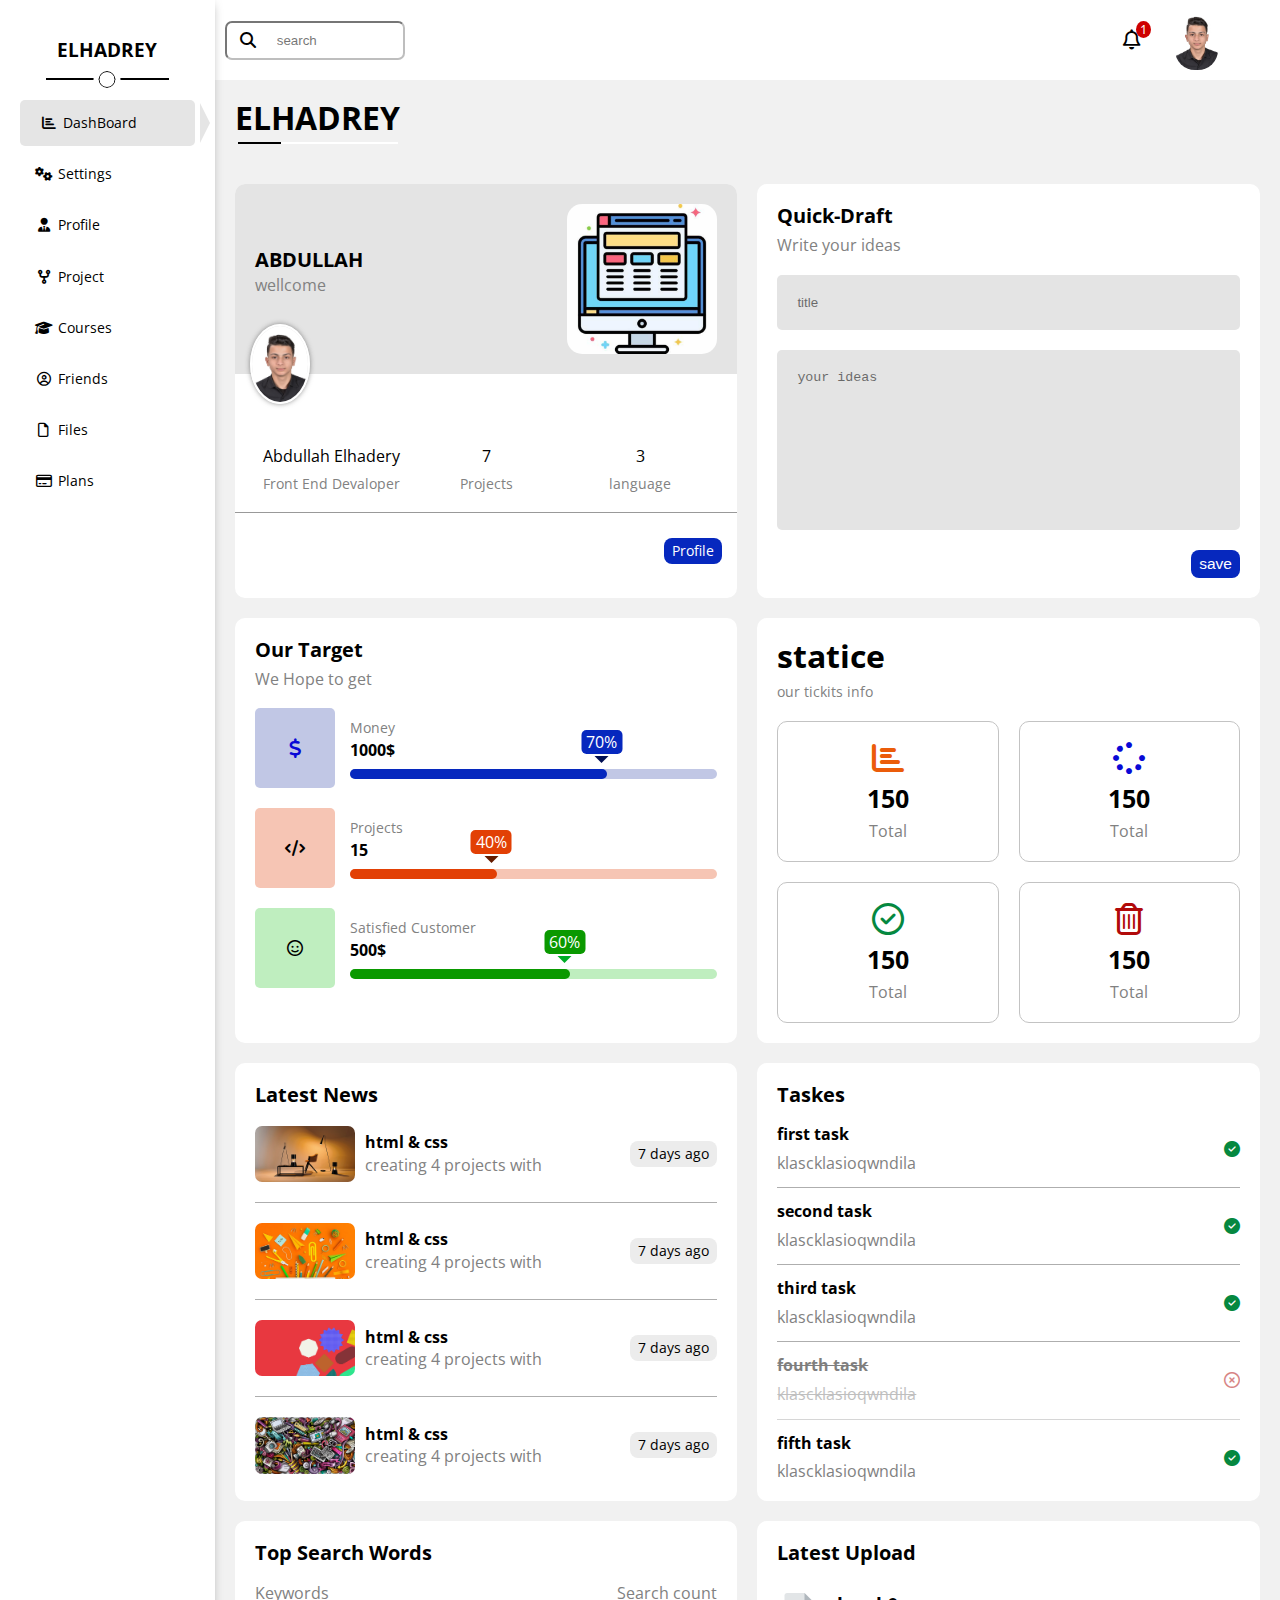
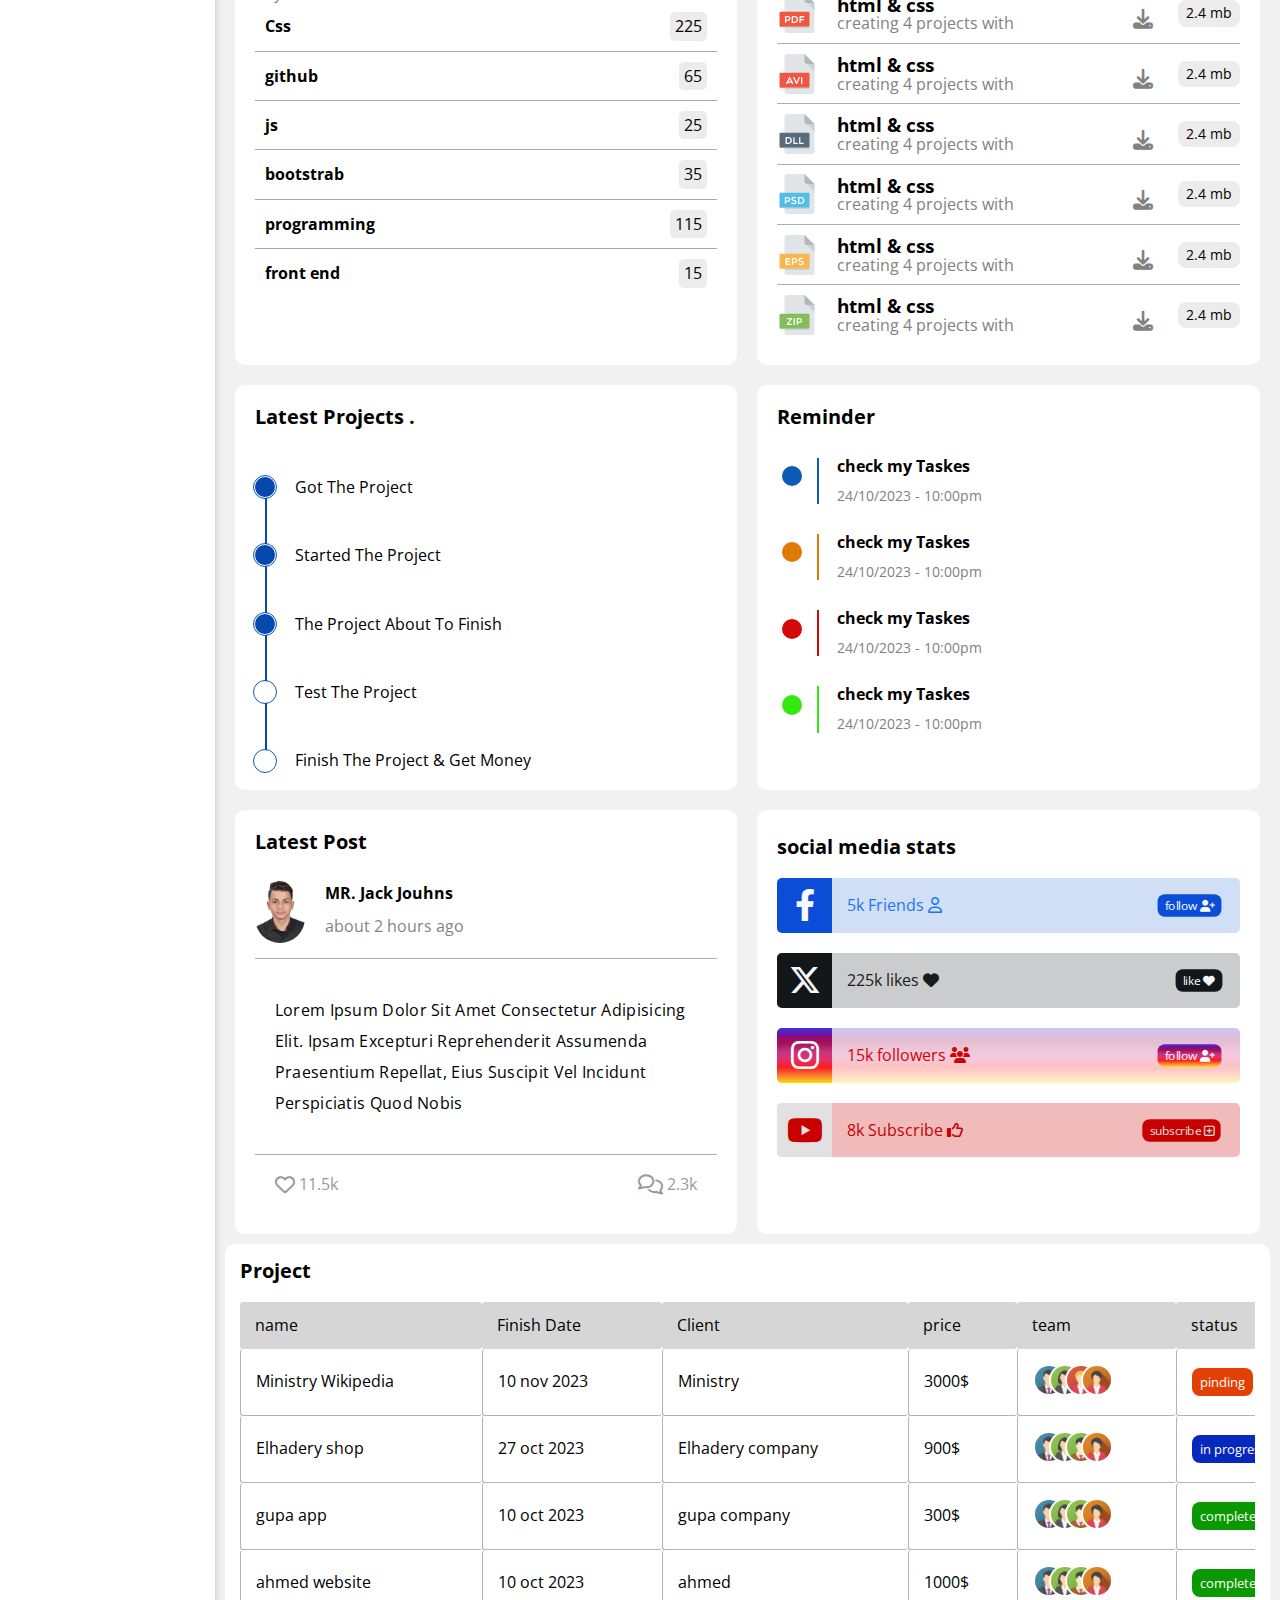
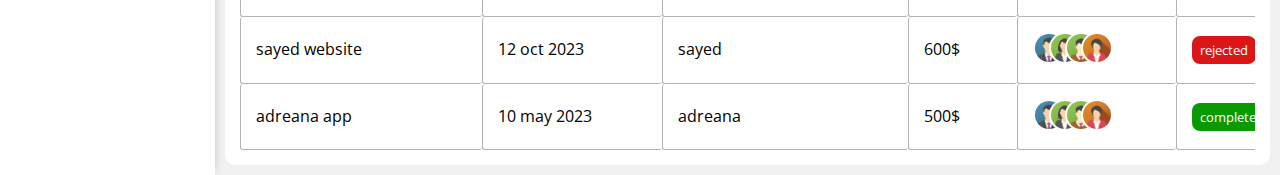
<file: index.html>
<!DOCTYPE html>
<html lang="en">
<head>
    <meta charset="UTF-8">
    <meta name="viewport" content="width=device-width, initial-scale=1.0">
    <link rel="stylesheet" href="css/normaliz.css">
    <link rel="stylesheet" href="css/all.min.css">
    <link rel="stylesheet" href="css/frame.css">
    <link rel="stylesheet" href="css/style.css">
    <link rel="preconnect" href="https://fonts.googleapis.com">
    <link rel="preconnect" href="https://fonts.gstatic.com" crossorigin>
    <link href="https://fonts.googleapis.com/css2?family=Open+Sans:ital,wght@0,400;0,700;1,300&display=swap" rel="stylesheet">
    <title>project4</title>
</head>
<body>
    <div class="page d-flex">
        <div class="side-bar bg-white p-20 relative">
            <h3 class="text-c relative ">ELHADREY</h3>
            <ul>
                <li class="active rad-5 p-5 p-l-r-10">
                    <a href="index.html" class=" align-c d-flex p-10 fs-14 rad-5 c-black">
                        <i class="fa-solid fa-chart-bar fa-fw"></i>
                        <span>DashBoard</span>
                    </a>
                </li>
                <li class="rad-5 p-5 p-l-r-10">
                    <a href="setting.html" class="align-c d-flex p-10 fs-14 rad-5 c-black">
                        <i class="fa-solid fa-gears fa-fw"></i>
                        <span>Settings</span>
                    </a>
                </li>
                <li class="rad-5 p-5 p-l-r-10">
                    <a href="profile.html" class="align-c d-flex p-10 fs-14 rad-5 c-black">
                        <i class="fa-solid fa-user-tie fa-fw"></i>
                        <span>Profile</span>
                    </a>
                </li>
                <li class="rad-5 p-5 p-l-r-10">
                    <a href="project.html" class="align-c d-flex p-10 fs-14 rad-5 c-black">
                        <i class="fa-solid fa-code-fork fa-fw"></i>
                        <span>Project </span>
                    </a>
                </li>
                <li class="rad-5 p-5 p-l-r-10">
                    <a href="curses.html" class="align-c d-flex p-10 fs-14 rad-5 c-black">
                        <i class="fa-solid fa-graduation-cap fa-fw"></i>
                        <span>Courses</span>
                    </a>
                </li>
                <li class="rad-5 p-5 p-l-r-10">
                    <a href="friends.html" class="align-c d-flex p-10 fs-14 rad-5 c-black">
                        <i class="fa-regular fa-circle-user fa-fw"></i>
                        <span>Friends</span>
                    </a>
                </li>
                <li class="rad-5 p-5 p-l-r-10">
                    <a href="files.html" class="align-c d-flex p-10 fs-14 rad-5 c-black">
                        <i class="fa-regular fa-file fa-fw"></i>
                        <span>Files</span>
                    </a>
                </li>
                <li class="rad-5 p-5 p-l-r-10">
                    <a href="plans.html" class="align-c d-flex p-10 fs-14 rad-5 c-black">
                        <i class="fa-regular fa-credit-card fa-fw"></i>
                        <span>Plans</span>
                    </a>
                </li>
            </ul>
        </div>
        <div class="content w-full">
            <div class="head bg-white p-10 s-between">
                <div class="search relative ">
                    <input type="search" name="search" class="p-10" id="" placeholder="search ">
                </div>
                <div class="icons s-between">
                    <span class="notification rad-10 relative">
                        <i class="fa-regular fa-bell fa-lg"></i>
                    </span>
                    <img src="images/myimg.jpeg" alt="">
                </div>
            </div>
            <h1 class="relative">ELHADREY
                <span></span>
            </h1>
            <div class="wrapper d-grid gap-20">
                <!-- wellcome -->
                <div class="welcome bg-white rad-10 txt-c-mob blc-mob ">
                    <div class="intro p-20 d-flex s-between bg-grey ">
                        <div>
                            <h2 class="m-0 m-b-20 fw-bold"> ABDULLAH</h2>
                            <p class="c-grey m-t-5">wellcome</p>
                        </div>
                        <img src="images/intro.jfif" class="h-mob" alt="">
                    </div>
                    <img src="images/myimg.jpeg" class="avatar" alt="p-img">
                    <div class="body text-c d-flex p-20 m-t-20 m-b-20 blc-mob">
                        <div>Abdullah Elhadery <span class="d-block c-grey fs-14 m-t-10" >Front End Devaloper</span></div>
                        <div>7<span class="d-block c-grey fs-14 m-t-10" >Projects</span></div>
                        <div>3<span class="d-block c-grey fs-14 m-t-10" >language</span></div>
                    </div>
                    <a href="profil.html" class="v-profile d-block fs-14 rad-5 bg-blue c-fff w-fit btn-shape">Profile </a>
                </div>
                <!-- quice -->
                <div class="quick-draft p-20 rad-10 bg-white">
                    <h2 class="m-t-0 m-b-10">Quick-Draft</h2>
                    <p class="m-t-0 m-b-20 c-grey fs-15">Write your ideas</p>
                    <form >
                        <input type="text" class="d-block m-b-20 w-full b-none p-20 bg-grey rad-5" placeholder="title">
                        <textarea class="d-block m-b-20 w-full b-none p-20 bg-grey rad-5" placeholder="your ideas "></textarea>
                        <input type="submit" value="save" class="save d-block fs-15 bg-blue c-fff b-none w-fit btn-shape">
                    </form>
                </div>
                <!-- target -->
                <div class="target p-20 bg-white rad-10">
                    <h2 class="m-t-0 m-b-10 ">Our Target</h2>
                    <p class="m-t-0 m-b-20 c-grey fs-15">We Hope to get</p>
                    <div class="t-rows blue m-t-20 center-flex money">
                        <div class="icon rad-5 center-flex">
                            <i class="fa-solid fa-dollar-sign fa-lg c-blue"></i>
                        </div>
                        <div class="info">
                            <span class="fs-14 c-grey">Money</span> 
                            <span class="d-block m-t-5 m-b-10 fw-bold">1000$</span>
                            <div class="progress rad-5 relative ">
                                <span class="bg-blue rad-5 blue" style="width: 70% ;"><span class="bg-blue rad-5 c-fff">70%</span></span>
                            </div>
                        </div>
                    </div>
                    <div class="t-rows orange m-t-20 center-flex orange">
                        <div class="icon rad-5 center-flex">
                            <i class="fas fa-code"></i>
                        </div>
                        <div class="info">
                            <span class="fs-14 c-grey">Projects</span> 
                            <span class="d-block m-t-5 m-b-10 fw-bold">15</span>
                            <div class="progress rad-5 relative ">
                                <span class="bg-orgred rad-5 orange" style="width: 40% ;"><span class="bg-orgred rad-5 c-fff">40%</span></span>
                            </div>
                        </div>
                    </div>
                    <div class="t-rows green m-t-20 center-flex green">
                        <div class="icon rad-5 center-flex">
                            <i class="far fa-smile"></i>
                        </div>
                        <div class="info">
                            <span class="fs-14 c-grey">Satisfied Customer</span> 
                            <span class="d-block m-t-5 m-b-10 fw-bold">500$</span>
                            <div class="progress rad-5 relative ">
                                <span class="bg-green rad-5 green" style="width: 60% ;"><span class="bg-green rad-5 c-fff">60%</span></span>
                            </div>
                        </div>
                    </div>
                </div>
                <div class="tickets bg-white rad-10 p-20">
                    <h1 class="m-t-0 m-b-10 m-l-0 c-black">statice</h1>
                    <p class="fs-14  m-b-20 m-t-0 c-grey">our tickits info</p>
                    <div class="boxs text-c d-flex gap-20 fl-wrap">
                        <div class="box p-20 text-c rad-10 c-grey rad-10">
                            <i class="fas fa-chart-bar c-orange m-b-10 fa-2x "></i>
                            <span class=" d-block c-black fw-bold fs-25 m-b-10">150</span>
                            Total
                        </div>
                        <div class="box p-20 text-c rad-10 c-grey rad-10">
                            <i class="fas fa-spinner c-blue  m-b-10 fa-2x "></i>
                            <span class=" d-block c-black fw-bold fs-25 m-b-10">150</span>
                            Total
                        </div>
                        <div class="box p-20 text-c rad-10 c-grey rad-10">
                            <i class="far fa-check-circle c-green  m-b-10 fa-2x"></i>
                            <span class=" d-block c-black fw-bold fs-25 m-b-10">150</span>
                            Total
                        </div>
                        <div class="box p-20 text-c rad-10 c-grey rad-10">
                            <i class="far fa-trash-alt c-red m-b-10 fa-2x "></i>
                            <span class=" d-block c-black fw-bold fs-25 m-b-10">150</span>
                            Total
                        </div>
                    </div>
                </div>
                <!-- latest news -->
                <div class="news p-20 rad-10 align-b bg-white txt-c-mob">
                    <h2 class="m-t-0 m-b-20" >Latest News</h2>
                    <div class="news-row  b-b-aaa m-b-20 p-b-20  txt-c-mob s-between">
                        <img src="images/news-01.png" alt="news-01">
                        <div class="info f-grow-1 m-l-10">
                            <h4>html & css</h4>
                            <p class="m-0 m-t-10 c-grey fs-15 ">creating 4 projects with </p>
                        </div>
                        <div class="btn-shape bg-eee fs-14">7 days ago</div>
                    </div>
                    <div class="news-row  b-b-aaa m-b-20 p-b-20 txt-c-mob s-between">
                        <img src="images/news-02.png" alt="news-01">
                        <div class="info f-grow-1 m-l-10">
                            <h4>html & css</h4>
                            <p class="m-0 m-t-10 c-grey fs-15 ">creating 4 projects with </p>
                        </div>
                        <div class="btn-shape bg-eee fs-14">7 days ago</div>
                    </div>
                    <div class="news-row  b-b-aaa m-b-20 p-b-20 txt-c-mob s-between">
                        <img src="images/news-03.png" alt="news-01">
                        <div class="info f-grow-1 m-l-10">
                            <h4>html & css</h4>
                            <p class="m-0 m-t-10 c-grey fs-15 ">creating 4 projects with </p>
                        </div>
                        <div class="btn-shape bg-eee fs-14">7 days ago</div>
                    </div>
                    <div class="news-row s-between txt-c-mob">
                        <img src="images/news-04.png" alt="news-01">
                        <div class="info f-grow-1 m-l-10">
                            <h4>html & css</h4>
                            <p class="m-0 m-t-10 c-grey fs-15 ">creating 4 projects with </p>
                        </div>
                        <div class="btn-shape bg-eee fs-14">7 days ago</div>
                    </div>
                </div>
                <!-- tasks -->
                <div class="tasks p-20 bg-white rad-10">
                    <h2 class="m-b-20 m-t-0">Taskes</h2>
                    <div class="task s-between b-b-aaa m-b-15 p-b-15">
                        <div class="info f-grow-1">
                            <h4 class="m-t-0 m-b-10 fs-15">first task</h4>
                            <p class="m-0 c-grey">klascklasioqwndila</p>
                        </div>
                        <i class="fas fa-check-circle c-green"></i>
                    </div>
                    <div class="task s-between b-b-aaa m-b-15 p-b-15">
                        <div class="info f-grow-1">
                            <h4 class="m-t-0 m-b-10 fs-15">second task</h4>
                            <p class="m-0 c-grey">klascklasioqwndila</p>
                        </div>
                        <i class="fas fa-check-circle c-green"></i>
                    </div>
                    <div class="task s-between b-b-aaa m-b-15 p-b-15">
                        <div class="info f-grow-1">
                            <h4 class="m-t-0 m-b-10 fs-15">third task</h4>
                            <p class="m-0 c-grey">klascklasioqwndila</p>
                        </div>
                        <i class="fas fa-check-circle c-green"></i>
                    </div>
                    <div class="task s-between b-b-aaa m-b-15 p-b-15 opi-5 done">
                        <div class="info f-grow-1">
                            <h4 class="m-t-0 m-b-10 fs-15">fourth task</h4>
                            <p class="m-0 c-grey">klascklasioqwndila</p>
                        </div>
                        <i class="far fa-times-circle c-red"></i>
                    </div>
                    <div class="task s-between">
                        <div class="info f-grow-1">
                            <h4 class="m-t-0 m-b-10 fs-15">fifth task</h4>
                            <p class="m-0 c-grey">klascklasioqwndila</p>
                        </div>
                        <i class="fas fa-check-circle c-green"></i>
                    </div>
                </div>
                <!-- top search -->
                <div class="top-search p-20 bg-white rad-10 ">
                    <h2 class="m-b-20 m-t-0">Top Search Words</h2>
                    <div class="items-head  c-grey s-between">
                        <div class="words">Keywords </div>
                        <div class="count">Search count</div>
                    </div>
                    <div class="search-row m-b-15 m-t-10 m-0 s-between p-10">
                        <div class="word fw-bold align-c">Css</div>
                        <div class="count rad-5 p-l-r-10 p-5 bg-eee">225</div>
                    </div>
                    <div class="search-row m-b-15 m-0 s-between p-10">
                        <div class="word fw-bold align-c">github</div>
                        <div class="count rad-5 p-l-r-10 p-5 bg-eee">65</div>
                    </div>
                    <div class="search-row m-b-15 m-0 s-between p-10">
                        <div class="word fw-bold align-c">js</div>
                        <div class="count rad-5 p-l-r-10 p-5 bg-eee">25</div>
                    </div>
                    <div class="search-row m-b-15 m-0 s-between p-10">
                        <div class="word fw-bold align-c">bootstrab</div>
                        <div class="count rad-5 p-l-r-10 p-5 bg-eee">35</div>
                    </div>
                    <div class="search-row m-b-15 m-0 s-between p-10">
                        <div class="word fw-bold align-c">programming</div>
                        <div class="count rad-5 p-l-r-10 p-5 bg-eee">115</div>
                    </div>
                    <div class="search-row m-b-15 m-0 s-between p-10">
                        <div class="word fw-bold align-c">front end</div>
                        <div class="count rad-5 p-l-r-10 p-5 bg-eee">15</div>
                    </div>
                </div>
                <!-- uploaded -->
                <div class="latest-uploaded p-20 rad-10 align-b bg-white txt-c-mob">
                    <h2 class="m-t-0 m-b-20" >Latest Upload</h2>
                    <ul class=" m-0">
                        <li>
                            <div class="file-row  b-b-aaa txt-c-mob s-between">
                                <img src="images/pdf.svg" alt="file-img">
                                <div class="info f-grow-1 m-l-10 p-10">
                                    <h3 class="m-0 m-b-10">html & css</h3>
                                    <p class="m-0 m-t-10 c-grey fs-15 ">creating 4 projects with </p>
                                </div>
                                <i class="fa-solid fa-download fa-lg m-t-5 c-grey p-15"></i>
                                <div class="btn-shape bg-eee fs-14">2.4 mb</div>
                            </div>  
                        </li>
                        <li>
                            <div class="file-row  b-b-aaa txt-c-mob s-between">
                                <img src="images/avi.svg" alt="file-img">
                                <div class="info f-grow-1 m-l-10 p-10">
                                    <h3 class="m-0 m-b-10">html & css</h3>
                                    <p class="m-0 m-t-10 c-grey fs-15 ">creating 4 projects with </p>
                                </div>
                                <i class="fa-solid fa-download fa-lg m-t-5 c-grey p-15"></i>
                                <div class="btn-shape bg-eee fs-14">2.4 mb</div>
                            </div>
                        </li>
                        <li>
                            <div class="file-row  b-b-aaa txt-c-mob s-between">
                                <img src="images/dll.svg" alt="file-img">
                                <div class="info f-grow-1 m-l-10 p-10">
                                    <h3 class="m-0 m-b-10">html & css</h3>
                                    <p class="m-0 m-t-10 c-grey fs-15 ">creating 4 projects with </p>
                                </div>
                                <i class="fa-solid fa-download fa-lg m-t-5 c-grey p-15"></i>
                                <div class="btn-shape bg-eee fs-14">2.4 mb</div>
                            </div>
                        </li>
                        <li>
                            <div class="file-row s-between b-b-aaa txt-c-mob">
                                <img src="images/psd.svg" alt="file-img">
                                <div class="info f-grow-1 m-l-10 p-10">
                                    <h3 class="m-0 m-b-10">html & css</h3>
                                    <p class="m-0 m-t-10 c-grey fs-15 ">creating 4 projects with </p>
                                </div>
                                <i class="fa-solid fa-download fa-lg m-t-5 c-grey p-15"></i>
                                <div class="btn-shape bg-eee fs-14">2.4 mb</div>
                            </div>
                        </li>
                        <li>
                            <div class="file-row s-between b-b-aaa txt-c-mob">
                                <img src="images/eps.svg" alt="file-img">
                                <div class="info f-grow-1 m-l-10 p-10">
                                    <h3 class="m-0 m-b-10">html & css</h3>
                                    <p class="m-0 m-t-10 c-grey fs-15 ">creating 4 projects with </p>
                                </div>
                                <i class="fa-solid fa-download fa-lg m-t-5 c-grey p-15"></i>
                                <div class="btn-shape bg-eee fs-14">2.4 mb</div>
                            </div>
                        </li>
                        <li>
                            <div class="file-row s-between txt-c-mob">
                                <img src="images/zip.svg" alt="file-img">
                                <div class="info f-grow-1 m-l-10 p-10">
                                    <h3 class="m-0 m-b-10">html & css</h3>
                                    <p class="m-0 m-t-10 c-grey fs-15 ">creating 4 projects with </p>
                                </div>
                                <i class="fa-solid fa-download fa-lg m-t-5 c-grey p-15"></i>
                                <div class="btn-shape bg-eee fs-14">2.4 mb</div>
                            </div>
                        </li>
                    </ul>
                </div>
                <!-- latest project  -->
                <div class="latest-project relative p-20 bg-white rad-10">
                    <h2 class="m-t-0 m-b-20" >Latest Projects .</h2>
                    <ul class="m-0 relative ">
                        <li class="align-c d-flex done "> Got The Project</li>
                        <li class="align-c d-flex done "> Started The Project</li>
                        <li class="align-c d-flex done "> The Project About To Finish</li>  
                        <li class="align-c d-flex curent"> Test The Project</li>
                        <li class="align-c d-flex "> Finish The Project & Get Money</li>
                    </ul>
                </div>
                <!-- remainder -->
                <div class="reminder p-20 bg-white rad-10 relative">
                    <h2 class="m-t-0 m-b-20 ">Reminder</h2>
                    <ul class="m-0">
                        <li class="m-t-30 m-b-10 blue">
                            <div class="p-l-60 blue ">
                                <p class="fs-15 fw-bold m-t-0 m-b-10 ">check my Taskes</p>
                                <span class="fs-14 c-grey">24/10/2023 - 10:00pm </span>
                            </div>
                        </li>
                        <li class="m-t-30 m-b-10 orange">
                            <div class="p-l-60 blue ">
                                <p class="fs-15 fw-bold m-t-0 m-b-10 ">check my Taskes</p>
                                <span class="fs-14 c-grey">24/10/2023 - 10:00pm </span>
                            </div>
                        </li>
                        <li class="m-t-30 m-b-10 red">
                            <div class="p-l-60 blue ">
                                <p class="fs-15 fw-bold m-t-0 m-b-10 ">check my Taskes</p>
                                <span class="fs-14 c-grey">24/10/2023 - 10:00pm </span>
                            </div>
                        </li>
                        <li class="m-t-30 m-b-10 green">
                            <div class="p-l-60 blue ">
                                <p class="fs-15 fw-bold m-t-0 m-b-10 ">check my Taskes</p>
                                <span class="fs-14 c-grey">24/10/2023 - 10:00pm </span>
                            </div>
                        </li>
                    </ul>
                </div>
                <!-- latest post -->
                <div class="latest-post p-20 bg-white rad-10 relative">
                    <h2 class="m-t-0 m-b-20 ">Latest Post</h2>
                    <div class="persone d-flex align-c b-b-aaa p-b-15">
                        <img src="images/myimg.jpeg" alt="mrjack">
                        <div class="info ">
                            <p class="m-t-5 fw-bold fs-15 m-b-15">MR. Jack Jouhns</p>
                            <span class="opi-5 fs-15 post-time ">about 2 hours ago</span>
                        </div>
                    </div>
                    <div class="post-content b-b-aaa p-20">
                        <p class="fs-15">Lorem ipsum dolor sit amet consectetur adipisicing elit. Ipsam excepturi reprehenderit assumenda praesentium repellat, eius suscipit vel incidunt perspiciatis quod nobis</p>
                    </div>
                    <div class="like-comment p-20 s-between">
                        <div class="likes c-grey">
                            <i class=" far fa-heart fa-lg "></i>
                            <span>11.5k</span>
                        </div>
                        <div class="comments c-grey">
                            <i class="far fa-comments fa-lg"></i>
                            <span>2.3k</span>
                        </div>
                    </div>
                </div>
                <!-- social media stats -->
                <div class="media-stats p-20 bg-white rad-10 relative">
                    <h2 class="m-t-5 m-b-20">social media stats</h2>
                    <div class="box facebook p-15 relative m-t-20 s-between">
                        <i class="fa-brands fa-facebook-f h-full fa-2x center-flex c-fff"></i>
                        <span>5k Friends <i class="far fa-user"></i></span>
                        <a class="fs-13 c-fff botton btn-shape c-fff">follow <i class="fa-solid fa-user-plus"></i></a>
                    </div>
                    <div class="box twitter p-15 relative m-t-20 s-between">
                        <i class="fa-brands fa-x-twitter h-full fa-2x center-flex c-fff"></i>
                        <span class="relative">225k likes <i class="far fa-heart fw-bold"></i> </span>
                        <a class="fs-13 c-fff botton btn-shape c-fff">like <i class="fas fa-heart"></i></a>
                    </div>
                    <div class="box instegram p-15 relative m-t-20 s-between">
                        <i class="fa-brands fa-instagram h-full fa-2x center-flex c-fff"></i>
                        <span>15k followers <i class="fas fa-users"></i></span>
                        <a class="fs-13 c-fff botton btn-shape c-fff">follow <i class="fa-solid fa-user-plus "></i></a>
                    </div>
                    <div class="box youtube p-15 relative m-t-20 s-between">
                        <i class="fa-brands fa-youtube h-full fa-2x center-flex c-fff"></i>
                        <span>8k Subscribe <i class="fa-regular fa-thumbs-up"></i></span>
                        <a class="fs-13 c-fff botton btn-shape c-fff">subscribe <i class="far fa-plus-square"></i></a>
                    </div>
                </div>
            </div>
            <!-- project table  -->
            <div class="project-table bg-white rad-10 relative m-10 p-15 ">
                <h2 class="m-t-0 m-b-20">Project</h2>
                <div class="responsive-table">
                    <table class="fs-15 w-full">
                        <thead>
                            <tr>
                                <td>name</td>
                                <td>Finish Date</td>
                                <td>Client</td>
                                <td>price</td>
                                <td>team</td>
                                <td>status</td>
                            </tr>
                        </thead>
                        <tbody>
                            <tr>
                                <td>Ministry Wikipedia</td>
                                <td>10 nov 2023</td>
                                <td>Ministry</td>
                                <td>3000$</td>
                                <td>
                                    <img src="images/team-01.png" alt="">
                                    <img src="images/team-02.png" alt="">
                                    <img src="images/team-05.png" alt="">
                                    <img src="images/team-04.png" alt="">
                                </td>
                                <td>
                                    <span class=" btn-shape c-fff fs-13 bg-orgred">pinding</span>
                                </td>
                            </tr>
                            <tr>
                                <td>Elhadery shop</td>
                                <td>27 oct 2023</td>
                                <td>Elhadery company</td>
                                <td>900$</td>
                                <td>
                                    <img src="images/team-01.png" alt="">
                                    <img src="images/team-02.png" alt="">
                                    <img src="images/team-03.png" alt="">
                                    <img src="images/team-04.png" alt="">
                                </td>
                                <td>
                                    <span class=" btn-shape c-fff fs-13 bg-blue">in progress</span>
                                </td>
                            </tr>
                            <tr>
                                <td>gupa app</td>
                                <td>10 oct 2023</td>
                                <td>gupa company</td>
                                <td>300$</td>
                                <td>
                                    <img src="images/team-01.png" alt="">
                                    <img src="images/team-02.png" alt="">
                                    <img src="images/team-03.png" alt="">
                                    <img src="images/team-04.png" alt="">
                                </td>
                                <td>
                                    <span class=" btn-shape c-fff fs-13 bg-green">completed</span>
                                </td>
                            </tr>
                            <tr>
                                <td>ahmed website</td>
                                <td>10 oct 2023</td>
                                <td>ahmed</td>
                                <td>1000$</td>
                                <td>
                                    <img src="images/team-01.png" alt="">
                                    <img src="images/team-02.png" alt="">
                                    <img src="images/team-03.png" alt="">
                                    <img src="images/team-04.png" alt="">
                                </td>
                                <td>
                                    <span class=" btn-shape c-fff fs-13 bg-green">completed</span>
                                </td>
                            </tr>
                            <tr>
                                <td>sayed website</td>
                                <td>12 oct 2023</td>
                                <td>sayed</td>
                                <td>600$</td>
                                <td>
                                    <img src="images/team-01.png" alt="">
                                    <img src="images/team-02.png" alt="">
                                    <img src="images/team-03.png" alt="">
                                    <img src="images/team-04.png" alt="">
                                </td>
                                <td>
                                    <span class=" btn-shape c-fff fs-13 bg-red">rejected</span>
                                </td>
                            </tr>
                            <tr>
                                <td>adreana app</td>
                                <td>10 may 2023</td>
                                <td>adreana</td>
                                <td>500$</td>
                                <td>
                                    <img src="images/team-01.png" alt="">
                                    <img src="images/team-02.png" alt="">
                                    <img src="images/team-03.png" alt="">
                                    <img src="images/team-04.png" alt="">
                                </td>
                                <td>
                                    <span class=" btn-shape c-fff fs-13 bg-green">completed</span>
                                </td>
                            </tr>
                        </tbody>
                    </table>
                </div>
            </div>
        </div>
    </div>
</body>
</html>
</file>
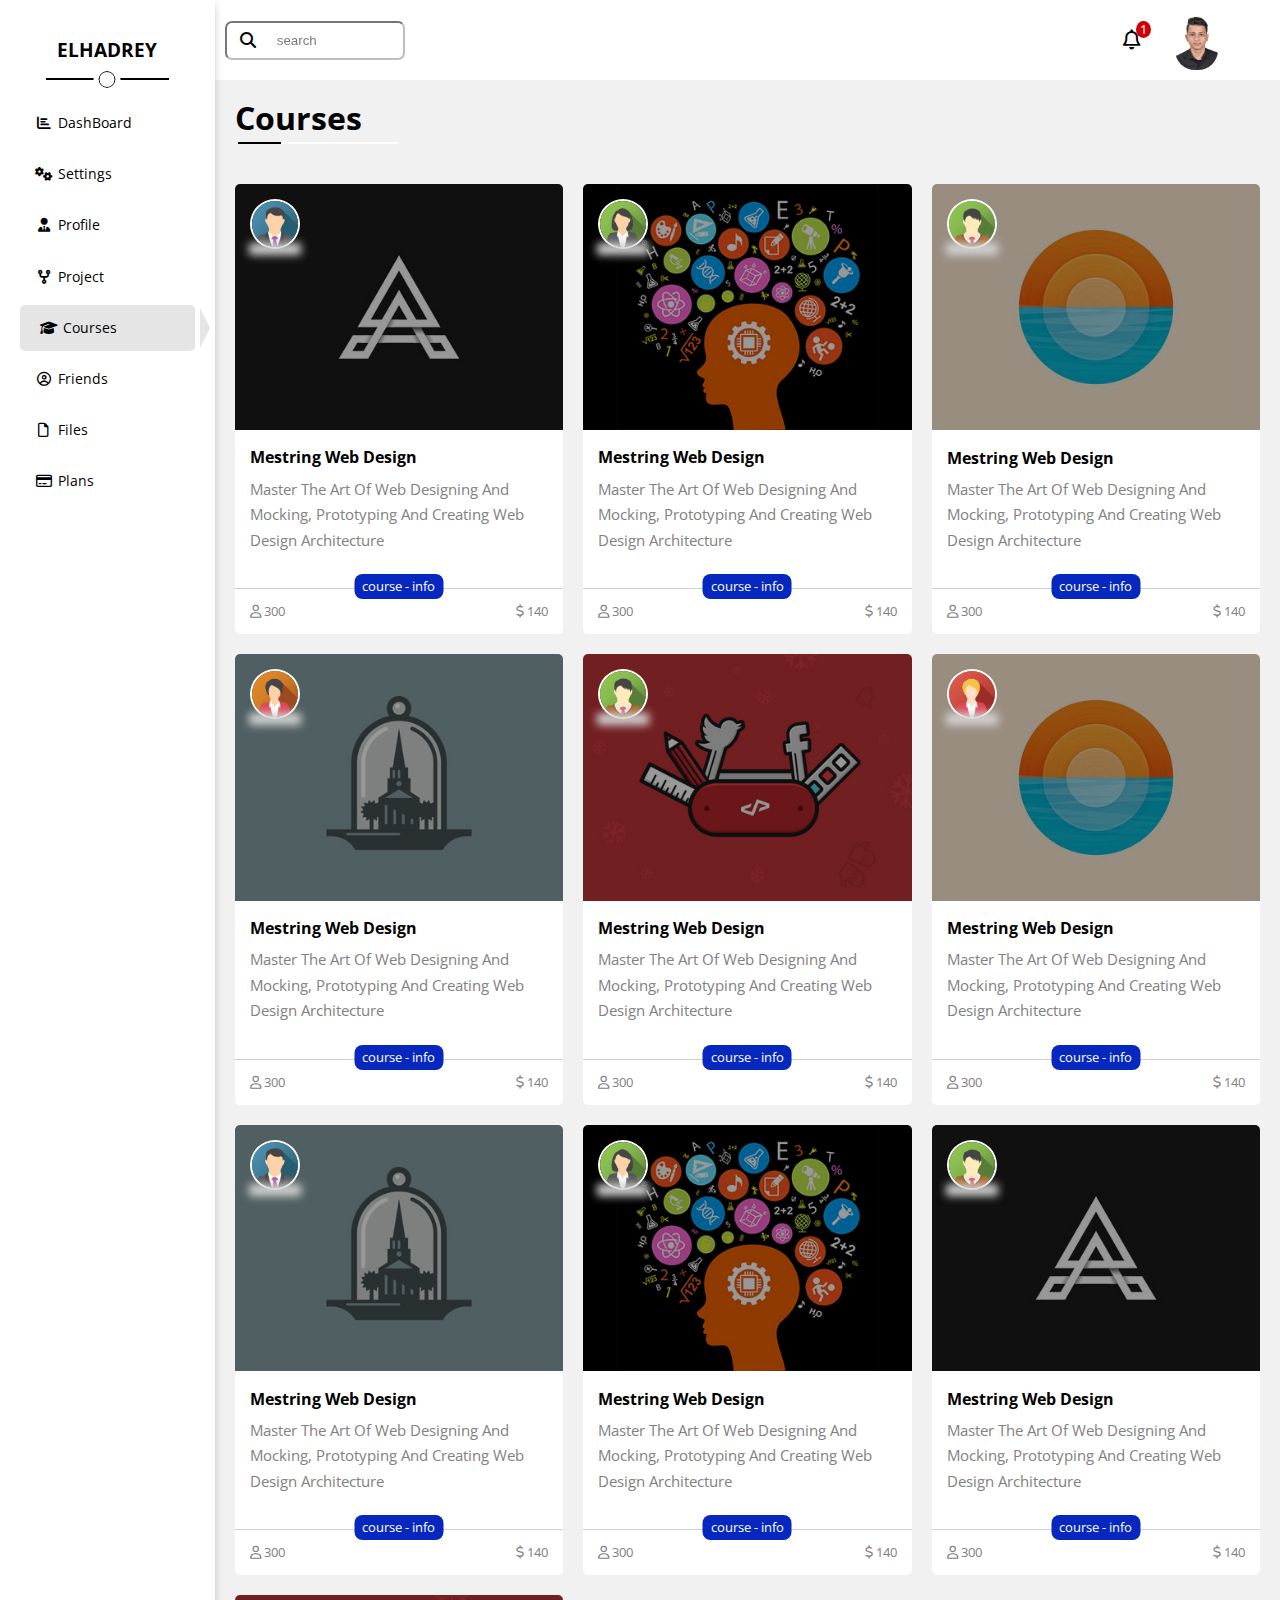
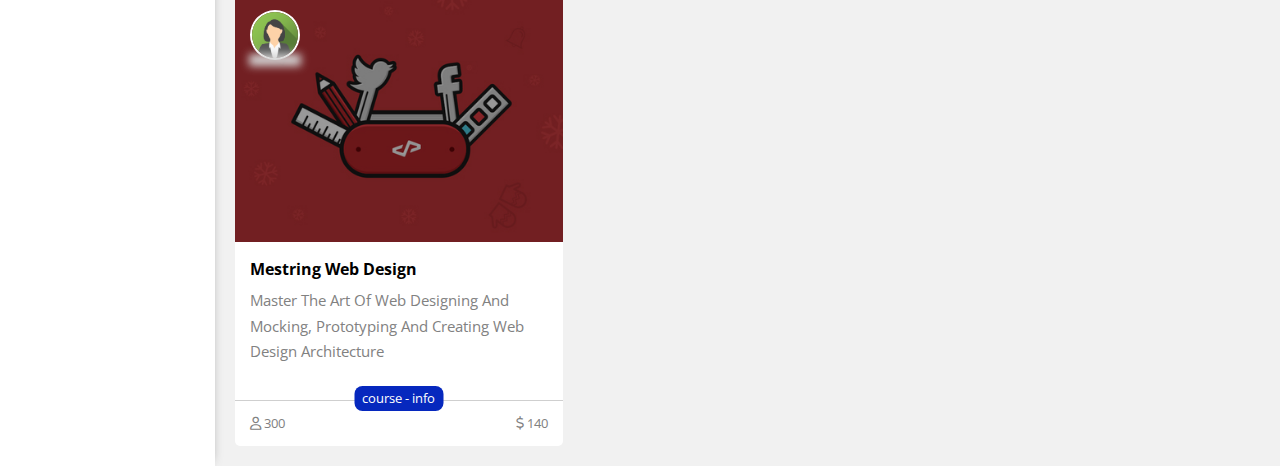
<file: curses.html>
<!DOCTYPE html>
<html lang="en">
<head>
    <meta charset="UTF-8">
    <meta name="viewport" content="width=device-width, initial-scale=1.0">
    <link rel="stylesheet" href="css/normaliz.css">
    <link rel="stylesheet" href="css/all.min.css">
    <link rel="stylesheet" href="css/frame.css">
    <link rel="stylesheet" href="css/style.css">
    <link rel="preconnect" href="https://fonts.googleapis.com">
    <link rel="preconnect" href="https://fonts.gstatic.com" crossorigin>
    <link href="https://fonts.googleapis.com/css2?family=Open+Sans:ital,wght@0,400;0,700;1,300&display=swap" rel="stylesheet">
    <title>Courses</title>
</head>
<body>
    <div class="page d-flex">
        <div class="side-bar bg-white p-20 relative">
            <h3 class="text-c relative ">ELHADREY</h3>
            <ul>
                <li class=" rad-5 p-5 p-l-r-10">
                    <a href="index.html" class=" align-c d-flex p-10 fs-14 rad-5 c-black">
                        <i class="fa-solid fa-chart-bar fa-fw"></i>
                        <span>DashBoard</span>
                    </a>
                </li>
                <li class="rad-5 p-5 p-l-r-10">
                    <a href="setting.html" class="align-c d-flex p-10 fs-14 rad-5 c-black">
                        <i class="fa-solid fa-gears fa-fw"></i>
                        <span>Settings</span>
                    </a>
                </li>
                <li class=" rad-5 p-5 p-l-r-10">
                    <a href="profile.html" class="align-c d-flex p-10 fs-14 rad-5 c-black">
                        <i class="fa-solid fa-user-tie fa-fw"></i>
                        <span>Profile</span>
                    </a>
                </li>
                <li class="rad-5 p-5 p-l-r-10">
                    <a href="project.html" class="align-c d-flex p-10 fs-14 rad-5 c-black">
                        <i class="fa-solid fa-code-fork fa-fw"></i>
                        <span>Project </span>
                    </a>
                </li>
                <li class="active rad-5 p-5 p-l-r-10">
                    <a href="curses.html" class="align-c d-flex p-10 fs-14 rad-5 c-black">
                        <i class="fa-solid fa-graduation-cap fa-fw"></i>
                        <span>Courses</span>
                    </a>
                </li>
                <li class="rad-5 p-5 p-l-r-10">
                    <a href="friends.html" class="align-c d-flex p-10 fs-14 rad-5 c-black">
                        <i class="fa-regular fa-circle-user fa-fw"></i>
                        <span>Friends</span>
                    </a>
                </li>
                <li class="rad-5 p-5 p-l-r-10">
                    <a href="files.html" class="align-c d-flex p-10 fs-14 rad-5 c-black">
                        <i class="fa-regular fa-file fa-fw"></i>
                        <span>Files</span>
                    </a>
                </li>
                <li class="rad-5 p-5 p-l-r-10">
                    <a href="plans.html" class="align-c d-flex p-10 fs-14 rad-5 c-black">
                        <i class="fa-regular fa-credit-card fa-fw"></i>
                        <span>Plans</span>
                    </a>
                </li>
            </ul>
        </div>
        <div class="content w-full">
            <div class="head bg-white p-10 s-between">
                <div class="search relative ">
                    <input type="search" name="search" class="p-10" id="" placeholder="search ">
                </div>
                <div class="icons s-between">
                    <span class="notification rad-10 relative">
                        <i class="fa-regular fa-bell fa-lg"></i>
                    </span>
                    <img src="images/myimg.jpeg" alt="">
                </div>
            </div>
            <h1 class="relative">Courses
                <span></span>
            </h1>
            <!-- <label>
                <input type="checkbox" class="toggle-checkbox" checked>
                <div class="toggle-switch"></div>
            </label> -->
            <div class="courses-page d-grid m-20 gap-20">
                <div class="course bg-white rad-5 relative">
                    <img src="images/course-01.jpg" alt="img" class="cover">
                    <img src="images/team-01.png" alt="" class="inestactor">
                    <div class="p-15">
                        <h4 class="m-0">Mestring Web Design</h4>
                        <p class="describtion c-grey m-b-20 m-t-10 fs-14">Master The Art Of Web Designing And Mocking, Prototyping And Creating Web Design Architecture</p>
                    </div>
                    <div class="info p-15 relative s-between fs-13 ">
                        <span class="title bg-blue c-fff btn-shape">course - info</span>
                        <span class="c-grey">
                            <i class="fa-regular fa-user"></i>
                            300
                        </span>
                        <span class="c-grey">
                            <i class="fa-regular fa-dollar-sign "></i>
                            140
                        </span>
                    </div>
                </div>
                <div class="course bg-white rad-5 relative">
                    <img src="images/course-02.jpg" alt="img" class="cover">
                    <img src="images/team-02.png" alt="" class="inestactor">
                    <div class="p-15">
                        <h4 class="m-0">Mestring Web Design</h4>
                        <p class="describtion c-grey m-b-20 m-t-10 fs-14">Master The Art Of Web Designing And Mocking, Prototyping And Creating Web Design Architecture</p>
                    </div>
                    <div class="info p-15 relative s-between fs-13 ">
                        <span class="title bg-blue c-fff btn-shape">course - info</span>
                        <span class="c-grey">
                            <i class="fa-regular fa-user"></i>
                            300
                        </span>
                        <span class="c-grey">
                            <i class="fa-regular fa-dollar-sign "></i>
                            140
                        </span>
                    </div>
                </div>
                <div class="course bg-white rad-5 relative">
                    <img src="images/course-03.jpg" alt="img" class="cover">
                    <img src="images/team-03.png" alt="" class="inestactor">
                    <div class="p-15">
                        <h4 class="m-0">Mestring Web Design</h4>
                        <p class="describtion c-grey m-b-20 m-t-10 fs-14">Master The Art Of Web Designing And Mocking, Prototyping And Creating Web Design Architecture</p>
                    </div>
                    <div class="info p-15 relative s-between fs-13 ">
                        <span class="title bg-blue c-fff btn-shape">course - info</span>
                        <span class="c-grey">
                            <i class="fa-regular fa-user"></i>
                            300
                        </span>
                        <span class="c-grey">
                            <i class="fa-regular fa-dollar-sign "></i>
                            140
                        </span>
                    </div>
                </div>
                <div class="course bg-white rad-5 relative">
                    <img src="images/course-04.jpg" alt="img" class="cover">
                    <img src="images/team-04.png" alt="" class="inestactor">
                    <div class="p-15">
                        <h4 class="m-0">Mestring Web Design</h4>
                        <p class="describtion c-grey m-b-20 m-t-10 fs-14">Master The Art Of Web Designing And Mocking, Prototyping And Creating Web Design Architecture</p>
                    </div>
                    <div class="info p-15 relative s-between fs-13 ">
                        <span class="title bg-blue c-fff btn-shape">course - info</span>
                        <span class="c-grey">
                            <i class="fa-regular fa-user"></i>
                            300
                        </span>
                        <span class="c-grey">
                            <i class="fa-regular fa-dollar-sign "></i>
                            140
                        </span>
                    </div>
                </div>
                <div class="course bg-white rad-5 relative">
                    <img src="images/course-05.jpg" alt="img" class="cover">
                    <img src="images/team-03.png" alt="" class="inestactor">
                    <div class="p-15">
                        <h4 class="m-0">Mestring Web Design</h4>
                        <p class="describtion c-grey m-b-20 m-t-10 fs-14">Master The Art Of Web Designing And Mocking, Prototyping And Creating Web Design Architecture</p>
                    </div>
                    <div class="info p-15 relative s-between fs-13 ">
                        <span class="title bg-blue c-fff btn-shape">course - info</span>
                        <span class="c-grey">
                            <i class="fa-regular fa-user"></i>
                            300
                        </span>
                        <span class="c-grey">
                            <i class="fa-regular fa-dollar-sign "></i>
                            140
                        </span>
                    </div>
                </div>
                <div class="course bg-white rad-5 relative">
                    <img src="images/course-03.jpg" alt="img" class="cover">
                    <img src="images/team-05.png" alt="" class="inestactor">
                    <div class="p-15">
                        <h4 class="m-0">Mestring Web Design</h4>
                        <p class="describtion c-grey m-b-20 m-t-10 fs-14">Master The Art Of Web Designing And Mocking, Prototyping And Creating Web Design Architecture</p>
                    </div>
                    <div class="info p-15 relative s-between fs-13 ">
                        <span class="title bg-blue c-fff btn-shape">course - info</span>
                        <span class="c-grey">
                            <i class="fa-regular fa-user"></i>
                            300
                        </span>
                        <span class="c-grey">
                            <i class="fa-regular fa-dollar-sign "></i>
                            140
                        </span>
                    </div>
                </div>
                <div class="course bg-white rad-5 relative">
                    <img src="images/course-04.jpg" alt="img" class="cover">
                    <img src="images/team-01.png" alt="" class="inestactor">
                    <div class="p-15">
                        <h4 class="m-0">Mestring Web Design</h4>
                        <p class="describtion c-grey m-b-20 m-t-10 fs-14">Master The Art Of Web Designing And Mocking, Prototyping And Creating Web Design Architecture</p>
                    </div>
                    <div class="info p-15 relative s-between fs-13 ">
                        <span class="title bg-blue c-fff btn-shape">course - info</span>
                        <span class="c-grey">
                            <i class="fa-regular fa-user"></i>
                            300
                        </span>
                        <span class="c-grey">
                            <i class="fa-regular fa-dollar-sign "></i>
                            140
                        </span>
                    </div>
                </div>
                <div class="course bg-white rad-5 relative">
                    <img src="images/course-02.jpg" alt="img" class="cover">
                    <img src="images/team-02.png" alt="" class="inestactor">
                    <div class="p-15">
                        <h4 class="m-0">Mestring Web Design</h4>
                        <p class="describtion c-grey m-b-20 m-t-10 fs-14">Master The Art Of Web Designing And Mocking, Prototyping And Creating Web Design Architecture</p>
                    </div>
                    <div class="info p-15 relative s-between fs-13 ">
                        <span class="title bg-blue c-fff btn-shape">course - info</span>
                        <span class="c-grey">
                            <i class="fa-regular fa-user"></i>
                            300
                        </span>
                        <span class="c-grey">
                            <i class="fa-regular fa-dollar-sign "></i>
                            140
                        </span>
                    </div>
                </div>
                <div class="course bg-white rad-5 relative">
                    <img src="images/course-01.jpg" alt="img" class="cover">
                    <img src="images/team-03.png" alt="" class="inestactor">
                    <div class="p-15">
                        <h4 class="m-0">Mestring Web Design</h4>
                        <p class="describtion c-grey m-b-20 m-t-10 fs-14">Master The Art Of Web Designing And Mocking, Prototyping And Creating Web Design Architecture</p>
                    </div>
                    <div class="info p-15 relative s-between fs-13 ">
                        <span class="title bg-blue c-fff btn-shape">course - info</span>
                        <span class="c-grey">
                            <i class="fa-regular fa-user"></i>
                            300
                        </span>
                        <span class="c-grey">
                            <i class="fa-regular fa-dollar-sign "></i>
                            140
                        </span>
                    </div>
                </div>
                <div class="course bg-white rad-5 relative">
                    <img src="images/course-05.jpg" alt="img" class="cover">
                    <img src="images/team-02.png" alt="" class="inestactor">
                    <div class="p-15">
                        <h4 class="m-0">Mestring Web Design</h4>
                        <p class="describtion c-grey m-b-20 m-t-10 fs-14">Master The Art Of Web Designing And Mocking, Prototyping And Creating Web Design Architecture</p>
                    </div>
                    <div class="info p-15 relative s-between fs-13 ">
                        <span class="title bg-blue c-fff btn-shape">course - info</span>
                        <span class="c-grey">
                            <i class="fa-regular fa-user"></i>
                            300
                        </span>
                        <span class="c-grey">
                            <i class="fa-regular fa-dollar-sign "></i>
                            140
                        </span>
                    </div>
                </div>
            </div>
        </div>
    </div>
</body>
</html>
</file>
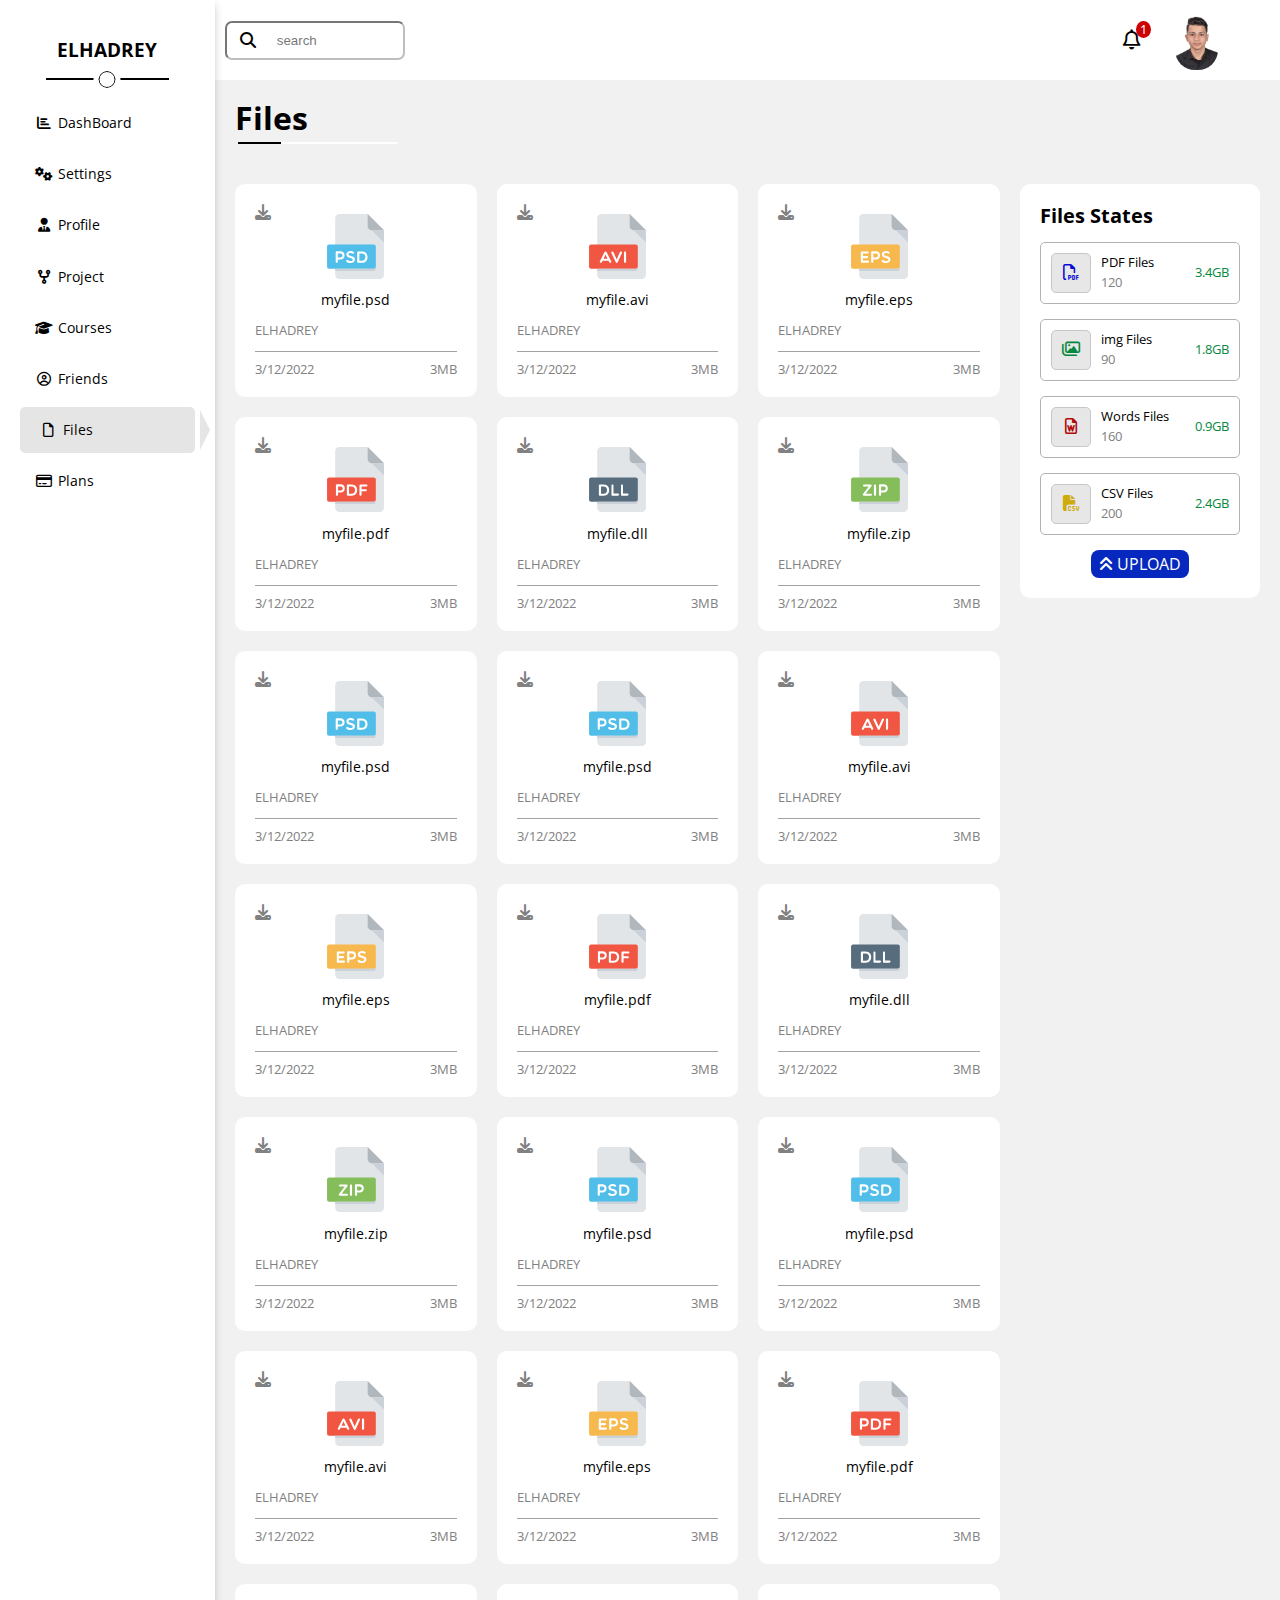
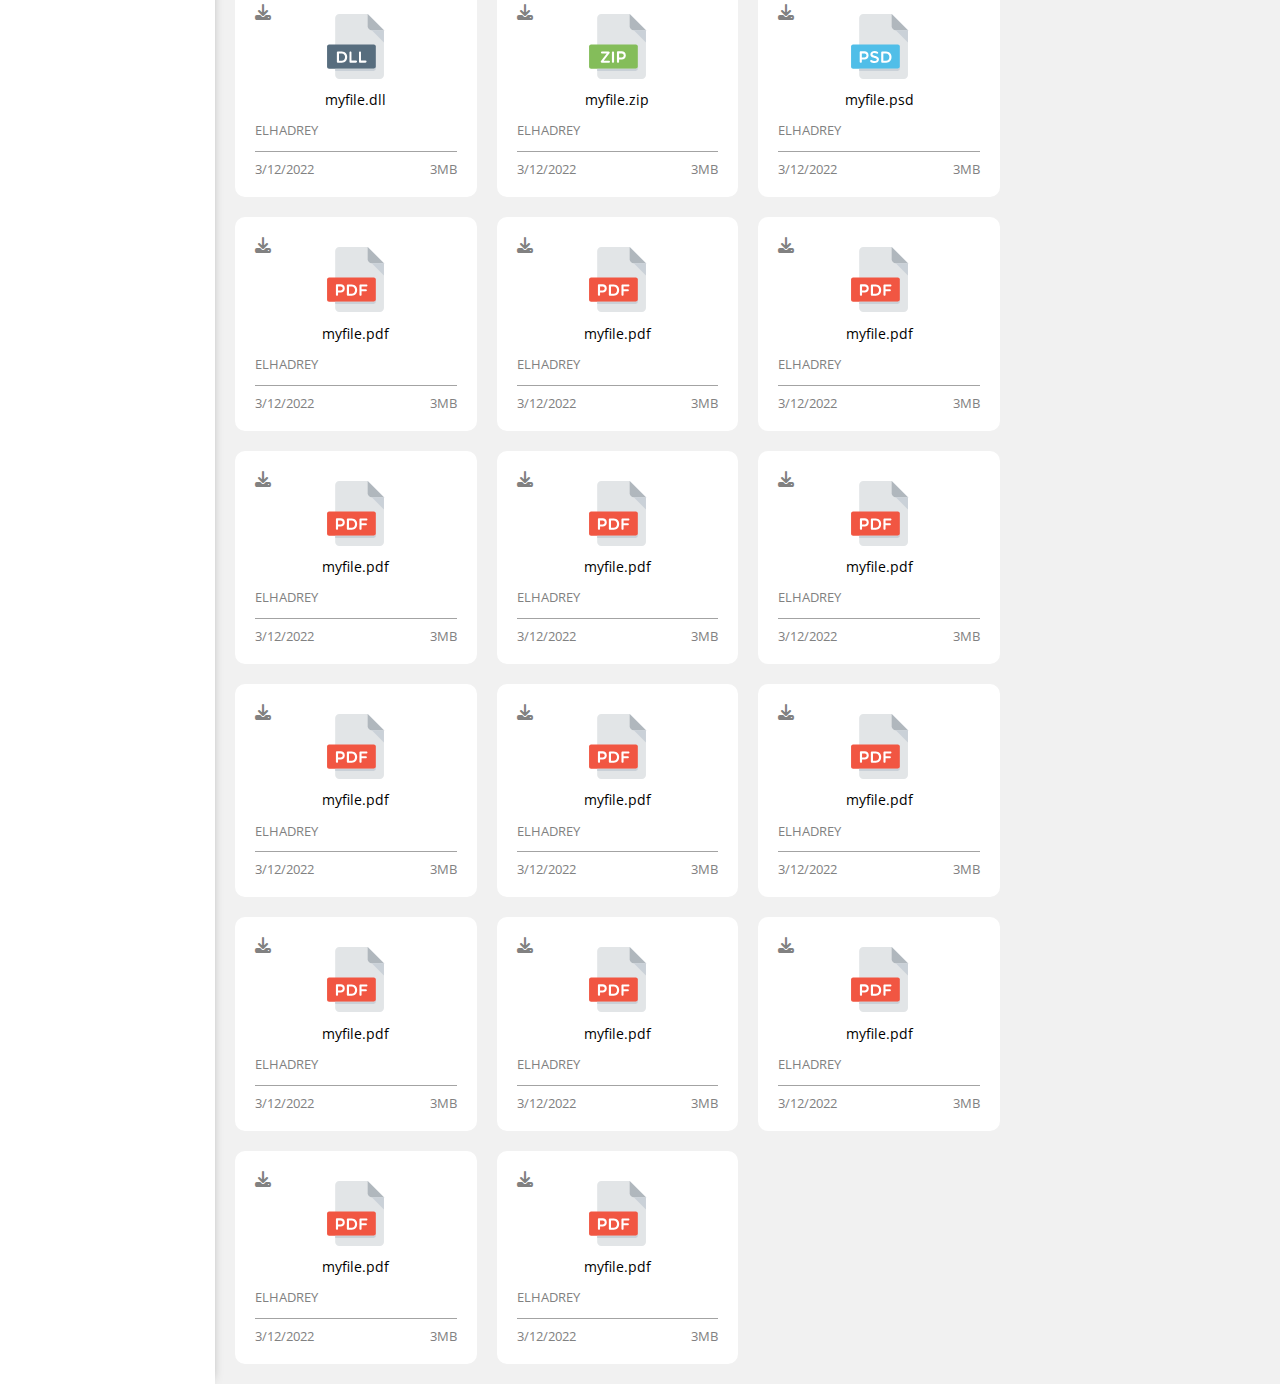
<file: files.html>
<!DOCTYPE html>
<html lang="en">
<head>
    <meta charset="UTF-8">
    <meta name="viewport" content="width=device-width, initial-scale=1.0">
    <link rel="stylesheet" href="css/normaliz.css">
    <link rel="stylesheet" href="css/all.min.css">
    <link rel="stylesheet" href="css/frame.css">
    <link rel="stylesheet" href="css/style.css">
    <link rel="preconnect" href="https://fonts.googleapis.com">
    <link rel="preconnect" href="https://fonts.gstatic.com" crossorigin>
    <link href="https://fonts.googleapis.com/css2?family=Open+Sans:ital,wght@0,400;0,700;1,300&display=swap" rel="stylesheet">
    <title>Files</title>
</head>
<body>
    <div class="page d-flex">
        <div class="side-bar bg-white p-20 relative">
            <h3 class="text-c relative ">ELHADREY</h3>
            <ul>
                <li class=" rad-5 p-5 p-l-r-10">
                    <a href="index.html" class=" align-c d-flex p-10 fs-14 rad-5 c-black">
                        <i class="fa-solid fa-chart-bar fa-fw"></i>
                        <span>DashBoard</span>
                    </a>
                </li>
                <li class="rad-5 p-5 p-l-r-10">
                    <a href="setting.html" class="align-c d-flex p-10 fs-14 rad-5 c-black">
                        <i class="fa-solid fa-gears fa-fw"></i>
                        <span>Settings</span>
                    </a>
                </li>
                <li class=" rad-5 p-5 p-l-r-10">
                    <a href="profile.html" class="align-c d-flex p-10 fs-14 rad-5 c-black">
                        <i class="fa-solid fa-user-tie fa-fw"></i>
                        <span>Profile</span>
                    </a>
                </li>
                <li class="rad-5 p-5 p-l-r-10">
                    <a href="project.html" class="align-c d-flex p-10 fs-14 rad-5 c-black">
                        <i class="fa-solid fa-code-fork fa-fw"></i>
                        <span>Project </span>
                    </a>
                </li>
                <li class="rad-5 p-5 p-l-r-10">
                    <a href="curses.html" class="align-c d-flex p-10 fs-14 rad-5 c-black">
                        <i class="fa-solid fa-graduation-cap fa-fw"></i>
                        <span>Courses</span>
                    </a>
                </li>
                <li class="rad-5 p-5 p-l-r-10">
                    <a href="friends.html" class="align-c d-flex p-10 fs-14 rad-5 c-black">
                        <i class="fa-regular fa-circle-user fa-fw"></i>
                        <span>Friends</span>
                    </a>
                </li>
                <li class="active rad-5 p-5 p-l-r-10">
                    <a href="files.html" class="align-c d-flex p-10 fs-14 rad-5 c-black">
                        <i class="fa-regular fa-file fa-fw"></i>
                        <span>Files</span>
                    </a>
                </li>
                <li class="rad-5 p-5 p-l-r-10">
                    <a href="plans.html" class="align-c d-flex p-10 fs-14 rad-5 c-black">
                        <i class="fa-regular fa-credit-card fa-fw"></i>
                        <span>Plans</span>
                    </a>
                </li>
            </ul>
        </div>
        <div class="content w-full">
            <div class="head bg-white p-10 s-between">
                <div class="search relative ">
                    <input type="search" name="search" class="p-10" id="" placeholder="search ">
                </div>
                <div class="icons s-between">
                    <span class="notification rad-10 relative">
                        <i class="fa-regular fa-bell fa-lg"></i>
                    </span>
                    <img src="images/myimg.jpeg" alt="">
                </div>
            </div>
            <h1 class="relative">Files
                <span></span>
            </h1>
            <!-- <label>
                <input type="checkbox" class="toggle-checkbox" checked>
                <div class="toggle-switch"></div>
            </label> -->
            <div class="files-page gap-20 m-20 d-flex ">
                <div class="files-stats p-20 rad-10 bg-white ">
                    <h2 class="m-t-0 m-b-15 txt-c-mob">Files States</h2>
                    <div class="d-flex align-c p-10 rad-5 fs-13 m-b-15 bor-eee">
                        <i class="far fa-file-pdf fa-lg c-blue center-flex icon blue"></i>
                        <div class="info">
                            <span>PDF Files </span>
                            <span class="c-grey d-block m-t-5">120</span>
                        </div>
                        <div class="size c-green">3.4GB</div>
                    </div>
                    <div class="d-flex align-c p-10 rad-5 fs-13 m-b-15 bor-eee">
                        <i class="far fa-images fa-lg c-green center-flex icon green"></i>
                        <div class="info">
                            <span>img Files </span>
                            <span class="c-grey d-block m-t-5">90</span>
                        </div>
                        <div class="size c-green">1.8GB</div>
                    </div>
                    <div class="d-flex align-c p-10 rad-5 fs-13 m-b-15 bor-eee">
                        <i class="far fa-file-word fa-lg c-red center-flex icon red"></i>
                        <div class="info">
                            <span>Words Files </span>
                            <span class="c-grey d-block m-t-5">160</span>
                        </div>
                        <div class="size c-green">0.9GB</div>
                    </div>
                    <div class="d-flex align-c p-10 rad-5 fs-13 m-b-15 bor-eee">
                        <i class="fa-solid fa-file-csv fa-lg c-yellow center-flex icon yellow"></i>
                        <div class="info">
                            <span>CSV Files </span>
                            <span class="c-grey d-block m-t-5">200</span>
                        </div>
                        <div class="size c-green">2.4GB</div>
                    </div>
                    <a href="#" class="upload btn-shape c-fff bg-blue w-fit d-block">
                        <i class="fas fa-angles-up"></i> UPLOAD
                    </a>
                </div>
                <div class="files-content d-grid gap-20">
                    <div class="file bg-white rad-10 p-20">
                        <i class="fas fa-download c-grey absolute"></i>
                        <div class="icon text-c">
                            <img src="images/psd.svg" class="m-b-10 m-t-10" alt="">
                        </div>
                        <div class="text-c m-b-15 fs-14">myfile.psd</div>
                        <p class="c-grey fs-13">ELHADREY</p>
                        <div class="info s-between m-t-10 p-t-10 fs-13 c-grey ">
                            <span>3/12/2022</span>
                            <span>3MB</span>
                        </div>
                    </div>
                    <div class="file bg-white rad-10 p-20">
                        <i class="fas fa-download c-grey absolute"></i>
                        <div class="icon text-c">
                            <img src="images/avi.svg" class="m-b-10 m-t-10" alt="">
                        </div>
                        <div class="text-c m-b-15 fs-14">myfile.avi</div>
                        <p class="c-grey fs-13">ELHADREY</p>
                        <div class="info s-between m-t-10 p-t-10 fs-13 c-grey ">
                            <span>3/12/2022</span>
                            <span>3MB</span>
                        </div>
                    </div>
                    <div class="file bg-white rad-10 p-20">
                        <i class="fas fa-download c-grey absolute"></i>
                        <div class="icon text-c">
                            <img src="images/eps.svg" class="m-b-10 m-t-10" alt="">
                        </div>
                        <div class="text-c m-b-15 fs-14">myfile.eps</div>
                        <p class="c-grey fs-13">ELHADREY</p>
                        <div class="info s-between m-t-10 p-t-10 fs-13 c-grey ">
                            <span>3/12/2022</span>
                            <span>3MB</span>
                        </div>
                    </div>
                    <div class="file bg-white rad-10 p-20">
                        <i class="fas fa-download c-grey absolute"></i>
                        <div class="icon text-c">
                            <img src="images/pdf.svg" class="m-b-10 m-t-10" alt="">
                        </div>
                        <div class="text-c m-b-15 fs-14">myfile.pdf</div>
                        <p class="c-grey fs-13">ELHADREY</p>
                        <div class="info s-between m-t-10 p-t-10 fs-13 c-grey ">
                            <span>3/12/2022</span>
                            <span>3MB</span>
                        </div>
                    </div>
                    <div class="file bg-white rad-10 p-20">
                        <i class="fas fa-download c-grey absolute"></i>
                        <div class="icon text-c">
                            <img src="images/dll.svg" class="m-b-10 m-t-10" alt="">
                        </div>
                        <div class="text-c m-b-15 fs-14">myfile.dll</div>
                        <p class="c-grey fs-13">ELHADREY</p>
                        <div class="info s-between m-t-10 p-t-10 fs-13 c-grey ">
                            <span>3/12/2022</span>
                            <span>3MB</span>
                        </div>
                    </div>
                    <div class="file bg-white rad-10 p-20">
                        <i class="fas fa-download c-grey absolute"></i>
                        <div class="icon text-c">
                            <img src="images/zip.svg" class="m-b-10 m-t-10" alt="">
                        </div>
                        <div class="text-c m-b-15 fs-14">myfile.zip</div>
                        <p class="c-grey fs-13">ELHADREY</p>
                        <div class="info s-between m-t-10 p-t-10 fs-13 c-grey ">
                            <span>3/12/2022</span>
                            <span>3MB</span>
                        </div>
                    </div>
                    <div class="file bg-white rad-10 p-20">
                        <i class="fas fa-download c-grey absolute"></i>
                        <div class="icon text-c">
                            <img src="images/psd.svg" class="m-b-10 m-t-10" alt="">
                        </div>
                        <div class="text-c m-b-15 fs-14">myfile.psd</div>
                        <p class="c-grey fs-13">ELHADREY</p>
                        <div class="info s-between m-t-10 p-t-10 fs-13 c-grey ">
                            <span>3/12/2022</span>
                            <span>3MB</span>
                        </div>
                    </div>
                    <div class="file bg-white rad-10 p-20">
                        <i class="fas fa-download c-grey absolute"></i>
                        <div class="icon text-c">
                            <img src="images/psd.svg" class="m-b-10 m-t-10" alt="">
                        </div>
                        <div class="text-c m-b-15 fs-14">myfile.psd</div>
                        <p class="c-grey fs-13">ELHADREY</p>
                        <div class="info s-between m-t-10 p-t-10 fs-13 c-grey ">
                            <span>3/12/2022</span>
                            <span>3MB</span>
                        </div>
                    </div>
                    <div class="file bg-white rad-10 p-20">
                        <i class="fas fa-download c-grey absolute"></i>
                        <div class="icon text-c">
                            <img src="images/avi.svg" class="m-b-10 m-t-10" alt="">
                        </div>
                        <div class="text-c m-b-15 fs-14">myfile.avi</div>
                        <p class="c-grey fs-13">ELHADREY</p>
                        <div class="info s-between m-t-10 p-t-10 fs-13 c-grey ">
                            <span>3/12/2022</span>
                            <span>3MB</span>
                        </div>
                    </div>
                    <div class="file bg-white rad-10 p-20">
                        <i class="fas fa-download c-grey absolute"></i>
                        <div class="icon text-c">
                            <img src="images/eps.svg" class="m-b-10 m-t-10" alt="">
                        </div>
                        <div class="text-c m-b-15 fs-14">myfile.eps</div>
                        <p class="c-grey fs-13">ELHADREY</p>
                        <div class="info s-between m-t-10 p-t-10 fs-13 c-grey ">
                            <span>3/12/2022</span>
                            <span>3MB</span>
                        </div>
                    </div>
                    <div class="file bg-white rad-10 p-20">
                        <i class="fas fa-download c-grey absolute"></i>
                        <div class="icon text-c">
                            <img src="images/pdf.svg" class="m-b-10 m-t-10" alt="">
                        </div>
                        <div class="text-c m-b-15 fs-14">myfile.pdf</div>
                        <p class="c-grey fs-13">ELHADREY</p>
                        <div class="info s-between m-t-10 p-t-10 fs-13 c-grey ">
                            <span>3/12/2022</span>
                            <span>3MB</span>
                        </div>
                    </div>
                    <div class="file bg-white rad-10 p-20">
                        <i class="fas fa-download c-grey absolute"></i>
                        <div class="icon text-c">
                            <img src="images/dll.svg" class="m-b-10 m-t-10" alt="">
                        </div>
                        <div class="text-c m-b-15 fs-14">myfile.dll</div>
                        <p class="c-grey fs-13">ELHADREY</p>
                        <div class="info s-between m-t-10 p-t-10 fs-13 c-grey ">
                            <span>3/12/2022</span>
                            <span>3MB</span>
                        </div>
                    </div>
                    <div class="file bg-white rad-10 p-20">
                        <i class="fas fa-download c-grey absolute"></i>
                        <div class="icon text-c">
                            <img src="images/zip.svg" class="m-b-10 m-t-10" alt="">
                        </div>
                        <div class="text-c m-b-15 fs-14">myfile.zip</div>
                        <p class="c-grey fs-13">ELHADREY</p>
                        <div class="info s-between m-t-10 p-t-10 fs-13 c-grey ">
                            <span>3/12/2022</span>
                            <span>3MB</span>
                        </div>
                    </div>
                    <div class="file bg-white rad-10 p-20">
                        <i class="fas fa-download c-grey absolute"></i>
                        <div class="icon text-c">
                            <img src="images/psd.svg" class="m-b-10 m-t-10" alt="">
                        </div>
                        <div class="text-c m-b-15 fs-14">myfile.psd</div>
                        <p class="c-grey fs-13">ELHADREY</p>
                        <div class="info s-between m-t-10 p-t-10 fs-13 c-grey ">
                            <span>3/12/2022</span>
                            <span>3MB</span>
                        </div>
                    </div>
                    <div class="file bg-white rad-10 p-20">
                        <i class="fas fa-download c-grey absolute"></i>
                        <div class="icon text-c">
                            <img src="images/psd.svg" class="m-b-10 m-t-10" alt="">
                        </div>
                        <div class="text-c m-b-15 fs-14">myfile.psd</div>
                        <p class="c-grey fs-13">ELHADREY</p>
                        <div class="info s-between m-t-10 p-t-10 fs-13 c-grey ">
                            <span>3/12/2022</span>
                            <span>3MB</span>
                        </div>
                    </div>
                    <div class="file bg-white rad-10 p-20">
                        <i class="fas fa-download c-grey absolute"></i>
                        <div class="icon text-c">
                            <img src="images/avi.svg" class="m-b-10 m-t-10" alt="">
                        </div>
                        <div class="text-c m-b-15 fs-14">myfile.avi</div>
                        <p class="c-grey fs-13">ELHADREY</p>
                        <div class="info s-between m-t-10 p-t-10 fs-13 c-grey ">
                            <span>3/12/2022</span>
                            <span>3MB</span>
                        </div>
                    </div>
                    <div class="file bg-white rad-10 p-20">
                        <i class="fas fa-download c-grey absolute"></i>
                        <div class="icon text-c">
                            <img src="images/eps.svg" class="m-b-10 m-t-10" alt="">
                        </div>
                        <div class="text-c m-b-15 fs-14">myfile.eps</div>
                        <p class="c-grey fs-13">ELHADREY</p>
                        <div class="info s-between m-t-10 p-t-10 fs-13 c-grey ">
                            <span>3/12/2022</span>
                            <span>3MB</span>
                        </div>
                    </div>
                    <div class="file bg-white rad-10 p-20">
                        <i class="fas fa-download c-grey absolute"></i>
                        <div class="icon text-c">
                            <img src="images/pdf.svg" class="m-b-10 m-t-10" alt="">
                        </div>
                        <div class="text-c m-b-15 fs-14">myfile.pdf</div>
                        <p class="c-grey fs-13">ELHADREY</p>
                        <div class="info s-between m-t-10 p-t-10 fs-13 c-grey ">
                            <span>3/12/2022</span>
                            <span>3MB</span>
                        </div>
                    </div>
                    <div class="file bg-white rad-10 p-20">
                        <i class="fas fa-download c-grey absolute"></i>
                        <div class="icon text-c">
                            <img src="images/dll.svg" class="m-b-10 m-t-10" alt="">
                        </div>
                        <div class="text-c m-b-15 fs-14">myfile.dll</div>
                        <p class="c-grey fs-13">ELHADREY</p>
                        <div class="info s-between m-t-10 p-t-10 fs-13 c-grey ">
                            <span>3/12/2022</span>
                            <span>3MB</span>
                        </div>
                    </div>
                    <div class="file bg-white rad-10 p-20">
                        <i class="fas fa-download c-grey absolute"></i>
                        <div class="icon text-c">
                            <img src="images/zip.svg" class="m-b-10 m-t-10" alt="">
                        </div>
                        <div class="text-c m-b-15 fs-14">myfile.zip</div>
                        <p class="c-grey fs-13">ELHADREY</p>
                        <div class="info s-between m-t-10 p-t-10 fs-13 c-grey ">
                            <span>3/12/2022</span>
                            <span>3MB</span>
                        </div>
                    </div>
                    <div class="file bg-white rad-10 p-20">
                        <i class="fas fa-download c-grey absolute"></i>
                        <div class="icon text-c">
                            <img src="images/psd.svg" class="m-b-10 m-t-10" alt="">
                        </div>
                        <div class="text-c m-b-15 fs-14">myfile.psd</div>
                        <p class="c-grey fs-13">ELHADREY</p>
                        <div class="info s-between m-t-10 p-t-10 fs-13 c-grey ">
                            <span>3/12/2022</span>
                            <span>3MB</span>
                        </div>
                    </div>
                    <div class="file bg-white rad-10 p-20">
                        <i class="fas fa-download c-grey absolute"></i>
                        <div class="icon text-c">
                            <img src="images/pdf.svg" class="m-b-10 m-t-10" alt="">
                        </div>
                        <div class="text-c m-b-15 fs-14">myfile.pdf</div>
                        <p class="c-grey fs-13">ELHADREY</p>
                        <div class="info s-between m-t-10 p-t-10 fs-13 c-grey ">
                            <span>3/12/2022</span>
                            <span>3MB</span>
                        </div>
                    </div>
                    <div class="file bg-white rad-10 p-20">
                        <i class="fas fa-download c-grey absolute"></i>
                        <div class="icon text-c">
                            <img src="images/pdf.svg" class="m-b-10 m-t-10" alt="">
                        </div>
                        <div class="text-c m-b-15 fs-14">myfile.pdf</div>
                        <p class="c-grey fs-13">ELHADREY</p>
                        <div class="info s-between m-t-10 p-t-10 fs-13 c-grey ">
                            <span>3/12/2022</span>
                            <span>3MB</span>
                        </div>
                    </div>
                    <div class="file bg-white rad-10 p-20">
                        <i class="fas fa-download c-grey absolute"></i>
                        <div class="icon text-c">
                            <img src="images/pdf.svg" class="m-b-10 m-t-10" alt="">
                        </div>
                        <div class="text-c m-b-15 fs-14">myfile.pdf</div>
                        <p class="c-grey fs-13">ELHADREY</p>
                        <div class="info s-between m-t-10 p-t-10 fs-13 c-grey ">
                            <span>3/12/2022</span>
                            <span>3MB</span>
                        </div>
                    </div>
                    <div class="file bg-white rad-10 p-20">
                        <i class="fas fa-download c-grey absolute"></i>
                        <div class="icon text-c">
                            <img src="images/pdf.svg" class="m-b-10 m-t-10" alt="">
                        </div>
                        <div class="text-c m-b-15 fs-14">myfile.pdf</div>
                        <p class="c-grey fs-13">ELHADREY</p>
                        <div class="info s-between m-t-10 p-t-10 fs-13 c-grey ">
                            <span>3/12/2022</span>
                            <span>3MB</span>
                        </div>
                    </div>
                    <div class="file bg-white rad-10 p-20">
                        <i class="fas fa-download c-grey absolute"></i>
                        <div class="icon text-c">
                            <img src="images/pdf.svg" class="m-b-10 m-t-10" alt="">
                        </div>
                        <div class="text-c m-b-15 fs-14">myfile.pdf</div>
                        <p class="c-grey fs-13">ELHADREY</p>
                        <div class="info s-between m-t-10 p-t-10 fs-13 c-grey ">
                            <span>3/12/2022</span>
                            <span>3MB</span>
                        </div>
                    </div>
                    <div class="file bg-white rad-10 p-20">
                        <i class="fas fa-download c-grey absolute"></i>
                        <div class="icon text-c">
                            <img src="images/pdf.svg" class="m-b-10 m-t-10" alt="">
                        </div>
                        <div class="text-c m-b-15 fs-14">myfile.pdf</div>
                        <p class="c-grey fs-13">ELHADREY</p>
                        <div class="info s-between m-t-10 p-t-10 fs-13 c-grey ">
                            <span>3/12/2022</span>
                            <span>3MB</span>
                        </div>
                    </div>
                    <div class="file bg-white rad-10 p-20">
                        <i class="fas fa-download c-grey absolute"></i>
                        <div class="icon text-c">
                            <img src="images/pdf.svg" class="m-b-10 m-t-10" alt="">
                        </div>
                        <div class="text-c m-b-15 fs-14">myfile.pdf</div>
                        <p class="c-grey fs-13">ELHADREY</p>
                        <div class="info s-between m-t-10 p-t-10 fs-13 c-grey ">
                            <span>3/12/2022</span>
                            <span>3MB</span>
                        </div>
                    </div>
                    <div class="file bg-white rad-10 p-20">
                        <i class="fas fa-download c-grey absolute"></i>
                        <div class="icon text-c">
                            <img src="images/pdf.svg" class="m-b-10 m-t-10" alt="">
                        </div>
                        <div class="text-c m-b-15 fs-14">myfile.pdf</div>
                        <p class="c-grey fs-13">ELHADREY</p>
                        <div class="info s-between m-t-10 p-t-10 fs-13 c-grey ">
                            <span>3/12/2022</span>
                            <span>3MB</span>
                        </div>
                    </div>
                    <div class="file bg-white rad-10 p-20">
                        <i class="fas fa-download c-grey absolute"></i>
                        <div class="icon text-c">
                            <img src="images/pdf.svg" class="m-b-10 m-t-10" alt="">
                        </div>
                        <div class="text-c m-b-15 fs-14">myfile.pdf</div>
                        <p class="c-grey fs-13">ELHADREY</p>
                        <div class="info s-between m-t-10 p-t-10 fs-13 c-grey ">
                            <span>3/12/2022</span>
                            <span>3MB</span>
                        </div>
                    </div>
                    <div class="file bg-white rad-10 p-20">
                        <i class="fas fa-download c-grey absolute"></i>
                        <div class="icon text-c">
                            <img src="images/pdf.svg" class="m-b-10 m-t-10" alt="">
                        </div>
                        <div class="text-c m-b-15 fs-14">myfile.pdf</div>
                        <p class="c-grey fs-13">ELHADREY</p>
                        <div class="info s-between m-t-10 p-t-10 fs-13 c-grey ">
                            <span>3/12/2022</span>
                            <span>3MB</span>
                        </div>
                    </div>
                    <div class="file bg-white rad-10 p-20">
                        <i class="fas fa-download c-grey absolute"></i>
                        <div class="icon text-c">
                            <img src="images/pdf.svg" class="m-b-10 m-t-10" alt="">
                        </div>
                        <div class="text-c m-b-15 fs-14">myfile.pdf</div>
                        <p class="c-grey fs-13">ELHADREY</p>
                        <div class="info s-between m-t-10 p-t-10 fs-13 c-grey ">
                            <span>3/12/2022</span>
                            <span>3MB</span>
                        </div>
                    </div>
                    <div class="file bg-white rad-10 p-20">
                        <i class="fas fa-download c-grey absolute"></i>
                        <div class="icon text-c">
                            <img src="images/pdf.svg" class="m-b-10 m-t-10" alt="">
                        </div>
                        <div class="text-c m-b-15 fs-14">myfile.pdf</div>
                        <p class="c-grey fs-13">ELHADREY</p>
                        <div class="info s-between m-t-10 p-t-10 fs-13 c-grey ">
                            <span>3/12/2022</span>
                            <span>3MB</span>
                        </div>
                    </div>
                    <div class="file bg-white rad-10 p-20">
                        <i class="fas fa-download c-grey absolute"></i>
                        <div class="icon text-c">
                            <img src="images/pdf.svg" class="m-b-10 m-t-10" alt="">
                        </div>
                        <div class="text-c m-b-15 fs-14">myfile.pdf</div>
                        <p class="c-grey fs-13">ELHADREY</p>
                        <div class="info s-between m-t-10 p-t-10 fs-13 c-grey ">
                            <span>3/12/2022</span>
                            <span>3MB</span>
                        </div>
                    </div>
                    <div class="file bg-white rad-10 p-20">
                        <i class="fas fa-download c-grey absolute"></i>
                        <div class="icon text-c">
                            <img src="images/pdf.svg" class="m-b-10 m-t-10" alt="">
                        </div>
                        <div class="text-c m-b-15 fs-14">myfile.pdf</div>
                        <p class="c-grey fs-13">ELHADREY</p>
                        <div class="info s-between m-t-10 p-t-10 fs-13 c-grey ">
                            <span>3/12/2022</span>
                            <span>3MB</span>
                        </div>
                    </div>
                </div>
            </div>
        </div>
    </div>
</body>
</html>
</file>
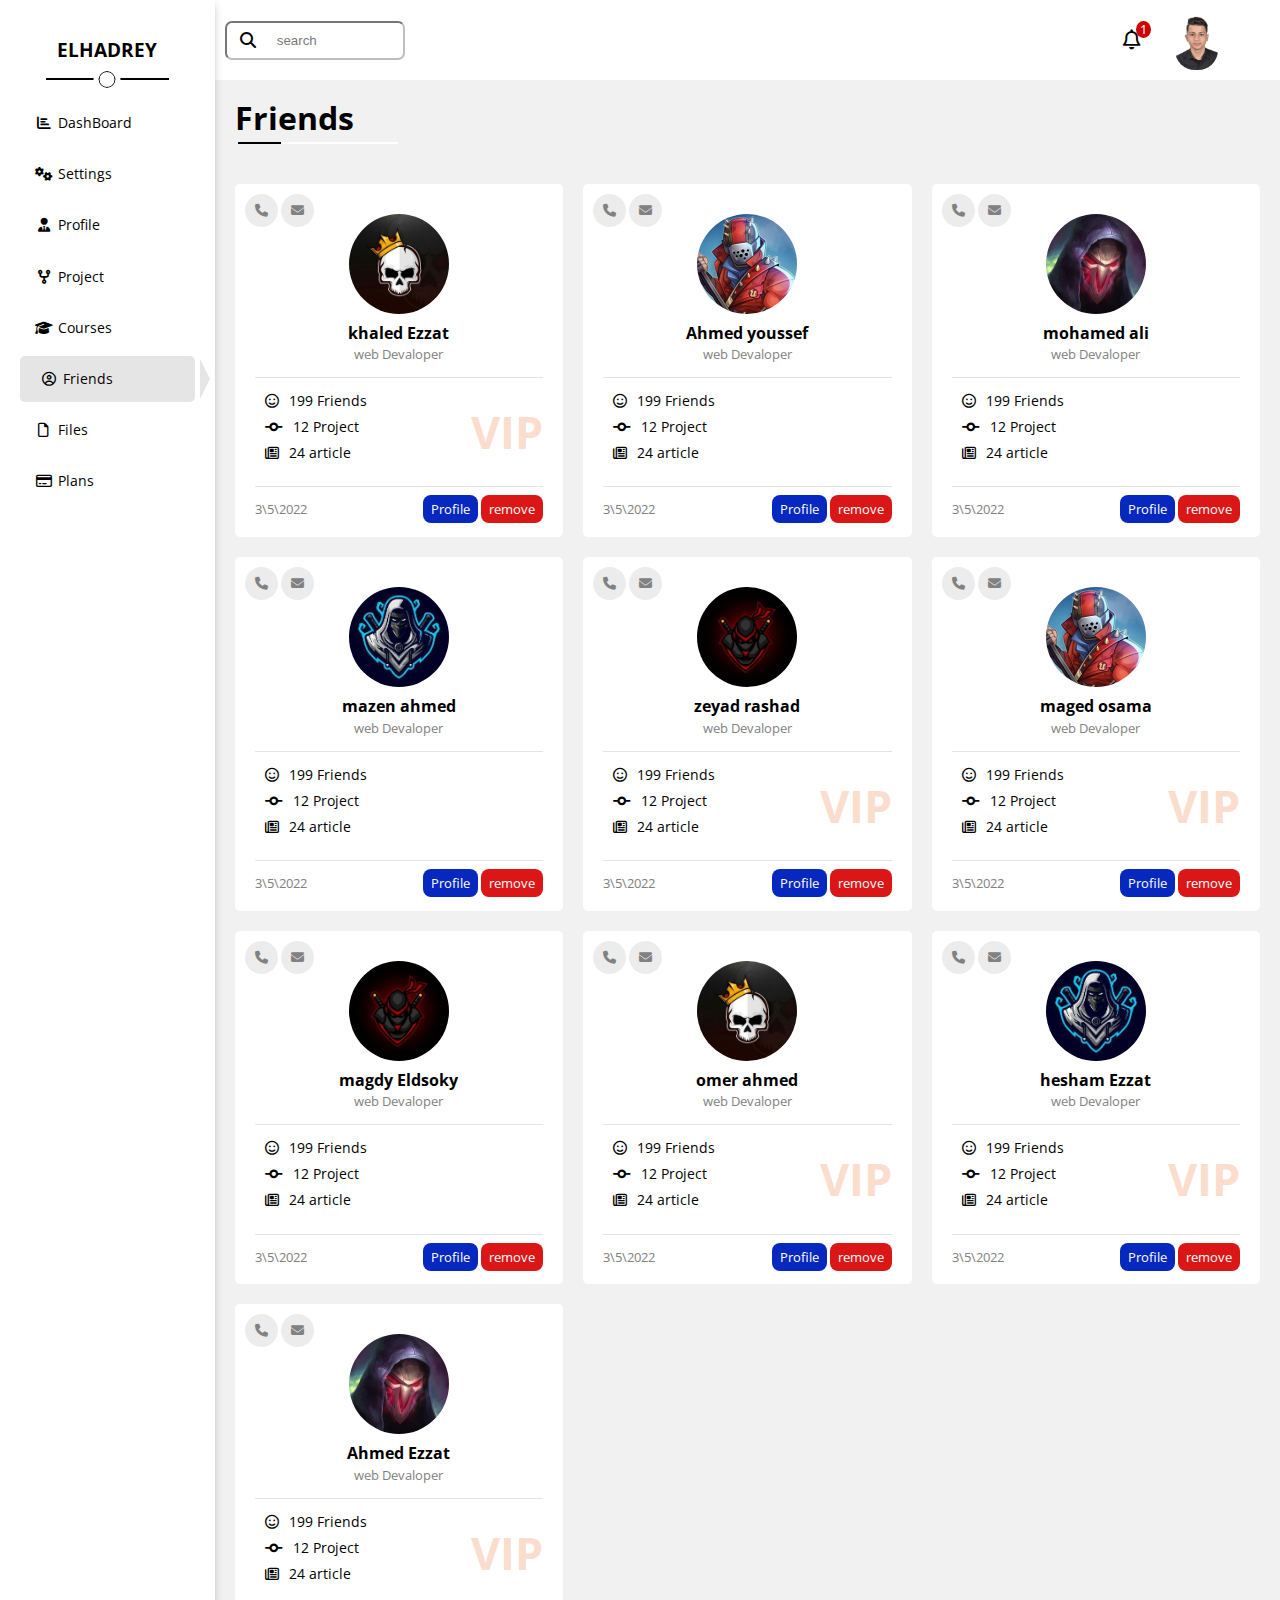
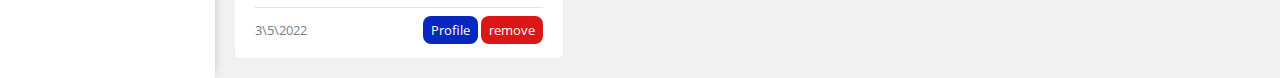
<file: friends.html>
<!DOCTYPE html>
<html lang="en">
<head>
    <meta charset="UTF-8">
    <meta name="viewport" content="width=device-width, initial-scale=1.0">
    <link rel="stylesheet" href="css/normaliz.css">
    <link rel="stylesheet" href="css/all.min.css">
    <link rel="stylesheet" href="css/frame.css">
    <link rel="stylesheet" href="css/style.css">
    <link rel="preconnect" href="https://fonts.googleapis.com">
    <link rel="preconnect" href="https://fonts.gstatic.com" crossorigin>
    <link href="https://fonts.googleapis.com/css2?family=Open+Sans:ital,wght@0,400;0,700;1,300&display=swap" rel="stylesheet">
    <title>Friends</title>
</head>
<body>
    <div class="page d-flex">
        <div class="side-bar bg-white p-20 relative">
            <h3 class="text-c relative ">ELHADREY</h3>
            <ul>
                <li class=" rad-5 p-5 p-l-r-10">
                    <a href="index.html" class=" align-c d-flex p-10 fs-14 rad-5 c-black">
                        <i class="fa-solid fa-chart-bar fa-fw"></i>
                        <span>DashBoard</span>
                    </a>
                </li>
                <li class="rad-5 p-5 p-l-r-10">
                    <a href="setting.html" class="align-c d-flex p-10 fs-14 rad-5 c-black">
                        <i class="fa-solid fa-gears fa-fw"></i>
                        <span>Settings</span>
                    </a>
                </li>
                <li class=" rad-5 p-5 p-l-r-10">
                    <a href="profile.html" class="align-c d-flex p-10 fs-14 rad-5 c-black">
                        <i class="fa-solid fa-user-tie fa-fw"></i>
                        <span>Profile</span>
                    </a>
                </li>
                <li class="rad-5 p-5 p-l-r-10">
                    <a href="project.html" class="align-c d-flex p-10 fs-14 rad-5 c-black">
                        <i class="fa-solid fa-code-fork fa-fw"></i>
                        <span>Project </span>
                    </a>
                </li>
                <li class="rad-5 p-5 p-l-r-10">
                    <a href="curses.html" class="align-c d-flex p-10 fs-14 rad-5 c-black">
                        <i class="fa-solid fa-graduation-cap fa-fw"></i>
                        <span>Courses</span>
                    </a>
                </li>
                <li class="active rad-5 p-5 p-l-r-10">
                    <a href="friends.html" class="align-c d-flex p-10 fs-14 rad-5 c-black">
                        <i class="fa-regular fa-circle-user fa-fw"></i>
                        <span>Friends</span>
                    </a>
                </li>
                <li class="rad-5 p-5 p-l-r-10">
                    <a href="files.html" class="align-c d-flex p-10 fs-14 rad-5 c-black">
                        <i class="fa-regular fa-file fa-fw"></i>
                        <span>Files</span>
                    </a>
                </li>
                <li class="rad-5 p-5 p-l-r-10">
                    <a href="plans.html" class="align-c d-flex p-10 fs-14 rad-5 c-black">
                        <i class="fa-regular fa-credit-card fa-fw"></i>
                        <span>Plans</span>
                    </a>
                </li>
            </ul>
        </div>
        <div class="content w-full">
            <div class="head bg-white p-10 s-between">
                <div class="search relative ">
                    <input type="search" name="search" class="p-10" id="" placeholder="search ">
                </div>
                <div class="icons s-between">
                    <span class="notification rad-10 relative">
                        <i class="fa-regular fa-bell fa-lg"></i>
                    </span>
                    <img src="images/myimg.jpeg" alt="">
                </div>
            </div>
            <h1 class="relative">Friends
                <span></span>
            </h1>
            <div class="friends-page m-20 d-grid gap-20">
                <div class="friend p-20 bg-white rad-5 relative">
                    <div class="conect fs-13 c-grey">
                        <i class="fas fa-phone p-10 rad-half bg-eee"></i>
                        <i class="fas fa-envelope p-10 rad-half bg-eee"></i>
                    </div>
                    <div class="center-flex dir-col">
                        <img src="images/friend-05.jpg" class="m-t-10 m-b-10 w-100 rad-half" alt="">
                        <p class="fw-bold m-0 ">khaled Ezzat</p>
                        <span class="c-grey fs-13 m-t-5 m-b-0">web Devaloper</span>
                    </div>
                    <div class="info fs-14 relative">
                        <div class=" m-b-10"><i class="far fa-face-smile p-l-r-10"></i>199 Friends</div>
                        <div class=" m-b-10"><i class="fas fa-code-commit p-l-r-10"></i>12 Project</div>
                        <div class=" m-b-10"><i class="far fa-newspaper p-l-r-10"></i>24 article</div>
                        <span class="vip c-orange fw-bold">VIP</span>
                    </div>
                    <div class="footer s-between fs-13">
                        <span class="c-grey">3\5\2022</span>
                        <div>
                            <a class="bg-blue btn-shape c-fff" href="#">Profile</a>
                            <a class="bg-red btn-shape c-fff" href="#">remove</a>
                        </div>
                    </div>
                </div>
                <div class="friend p-20 bg-white rad-5 relative">
                    <div class="conect fs-13 c-grey">
                        <i class="fas fa-phone p-10 rad-half bg-eee"></i>
                        <i class="fas fa-envelope p-10 rad-half bg-eee"></i>
                    </div>
                    <div class="center-flex dir-col">
                        <img src="images/friend-01.jpg" class="m-t-10 m-b-10 w-100 rad-half" alt="">
                        <p class="fw-bold m-0 ">Ahmed youssef</p>
                        <span class="c-grey fs-13 m-t-5 m-b-0">web Devaloper</span>
                    </div>
                    <div class="info fs-14 relative">
                        <div class=" m-b-10"><i class="far fa-face-smile p-l-r-10"></i>199 Friends</div>
                        <div class=" m-b-10"><i class="fas fa-code-commit p-l-r-10"></i>12 Project</div>
                        <div class=" m-b-10"><i class="far fa-newspaper p-l-r-10"></i>24 article</div>
                    </div>
                    <div class="footer s-between fs-13">
                        <span class="c-grey">3\5\2022</span>
                        <div>
                            <a class="bg-blue btn-shape c-fff" href="#">Profile</a>
                            <a class="bg-red btn-shape c-fff" href="#">remove</a>
                        </div>
                    </div>
                </div>
                <div class="friend p-20 bg-white rad-5 relative">
                    <div class="conect fs-13 c-grey">
                        <i class="fas fa-phone p-10 rad-half bg-eee"></i>
                        <i class="fas fa-envelope p-10 rad-half bg-eee"></i>
                    </div>
                    <div class="center-flex dir-col">
                        <img src="images/friend-03.jpg" class="m-t-10 m-b-10 w-100 rad-half" alt="">
                        <p class="fw-bold m-0 ">mohamed ali</p>
                        <span class="c-grey fs-13 m-t-5 m-b-0">web Devaloper</span>
                    </div>
                    <div class="info fs-14 relative">
                        <div class=" m-b-10"><i class="far fa-face-smile p-l-r-10"></i>199 Friends</div>
                        <div class=" m-b-10"><i class="fas fa-code-commit p-l-r-10"></i>12 Project</div>
                        <div class=" m-b-10"><i class="far fa-newspaper p-l-r-10"></i>24 article</div>
                    </div>
                    <div class="footer s-between fs-13">
                        <span class="c-grey">3\5\2022</span>
                        <div>
                            <a class="bg-blue btn-shape c-fff" href="#">Profile</a>
                            <a class="bg-red btn-shape c-fff" href="#">remove</a>
                        </div>
                    </div>
                </div>
                <div class="friend p-20 bg-white rad-5 relative">
                    <div class="conect fs-13 c-grey">
                        <i class="fas fa-phone p-10 rad-half bg-eee"></i>
                        <i class="fas fa-envelope p-10 rad-half bg-eee"></i>
                    </div>
                    <div class="center-flex dir-col">
                        <img src="images/friend-02.jpg" class="m-t-10 m-b-10 w-100 rad-half" alt="">
                        <p class="fw-bold m-0 ">mazen ahmed</p>
                        <span class="c-grey fs-13 m-t-5 m-b-0">web Devaloper</span>
                    </div>
                    <div class="info fs-14 relative">
                        <div class=" m-b-10"><i class="far fa-face-smile p-l-r-10"></i>199 Friends</div>
                        <div class=" m-b-10"><i class="fas fa-code-commit p-l-r-10"></i>12 Project</div>
                        <div class=" m-b-10"><i class="far fa-newspaper p-l-r-10"></i>24 article</div>
                    </div>
                    <div class="footer s-between fs-13">
                        <span class="c-grey">3\5\2022</span>
                        <div>
                            <a class="bg-blue btn-shape c-fff" href="#">Profile</a>
                            <a class="bg-red btn-shape c-fff" href="#">remove</a>
                        </div>
                    </div>
                </div>
                <div class="friend p-20 bg-white rad-5 relative">
                    <div class="conect fs-13 c-grey">
                        <i class="fas fa-phone p-10 rad-half bg-eee"></i>
                        <i class="fas fa-envelope p-10 rad-half bg-eee"></i>
                    </div>
                    <div class="center-flex dir-col">
                        <img src="images/friend-04.jpg" class="m-t-10 m-b-10 w-100 rad-half" alt="">
                        <p class="fw-bold m-0 ">zeyad rashad</p>
                        <span class="c-grey fs-13 m-t-5 m-b-0">web Devaloper</span>
                    </div>
                    <div class="info fs-14 relative">
                        <div class=" m-b-10"><i class="far fa-face-smile p-l-r-10"></i>199 Friends</div>
                        <div class=" m-b-10"><i class="fas fa-code-commit p-l-r-10"></i>12 Project</div>
                        <div class=" m-b-10"><i class="far fa-newspaper p-l-r-10"></i>24 article</div>
                        <span class="vip c-orange fw-bold">VIP</span>
                    </div>
                    <div class="footer s-between fs-13">
                        <span class="c-grey">3\5\2022</span>
                        <div>
                            <a class="bg-blue btn-shape c-fff" href="#">Profile</a>
                            <a class="bg-red btn-shape c-fff" href="#">remove</a>
                        </div>
                    </div>
                </div>
                <div class="friend p-20 bg-white rad-5 relative">
                    <div class="conect fs-13 c-grey">
                        <i class="fas fa-phone p-10 rad-half bg-eee"></i>
                        <i class="fas fa-envelope p-10 rad-half bg-eee"></i>
                    </div>
                    <div class="center-flex dir-col">
                        <img src="images/friend-01.jpg" class="m-t-10 m-b-10 w-100 rad-half" alt="">
                        <p class="fw-bold m-0 ">maged osama</p>
                        <span class="c-grey fs-13 m-t-5 m-b-0">web Devaloper</span>
                    </div>
                    <div class="info fs-14 relative">
                        <div class=" m-b-10"><i class="far fa-face-smile p-l-r-10"></i>199 Friends</div>
                        <div class=" m-b-10"><i class="fas fa-code-commit p-l-r-10"></i>12 Project</div>
                        <div class=" m-b-10"><i class="far fa-newspaper p-l-r-10"></i>24 article</div>
                        <span class="vip c-orange fw-bold">VIP</span>
                    </div>
                    <div class="footer s-between fs-13">
                        <span class="c-grey">3\5\2022</span>
                        <div>
                            <a class="bg-blue btn-shape c-fff" href="#">Profile</a>
                            <a class="bg-red btn-shape c-fff" href="#">remove</a>
                        </div>
                    </div>
                </div>
                <div class="friend p-20 bg-white rad-5 relative">
                    <div class="conect fs-13 c-grey">
                        <i class="fas fa-phone p-10 rad-half bg-eee"></i>
                        <i class="fas fa-envelope p-10 rad-half bg-eee"></i>
                    </div>
                    <div class="center-flex dir-col">
                        <img src="images/friend-04.jpg" class="m-t-10 m-b-10 w-100 rad-half" alt="">
                        <p class="fw-bold m-0 ">magdy Eldsoky</p>
                        <span class="c-grey fs-13 m-t-5 m-b-0">web Devaloper</span>
                    </div>
                    <div class="info fs-14 relative">
                        <div class=" m-b-10"><i class="far fa-face-smile p-l-r-10"></i>199 Friends</div>
                        <div class=" m-b-10"><i class="fas fa-code-commit p-l-r-10"></i>12 Project</div>
                        <div class=" m-b-10"><i class="far fa-newspaper p-l-r-10"></i>24 article</div>
                    </div>
                    <div class="footer s-between fs-13">
                        <span class="c-grey">3\5\2022</span>
                        <div>
                            <a class="bg-blue btn-shape c-fff" href="#">Profile</a>
                            <a class="bg-red btn-shape c-fff" href="#">remove</a>
                        </div>
                    </div>
                </div>
                <div class="friend p-20 bg-white rad-5 relative">
                    <div class="conect fs-13 c-grey">
                        <i class="fas fa-phone p-10 rad-half bg-eee"></i>
                        <i class="fas fa-envelope p-10 rad-half bg-eee"></i>
                    </div>
                    <div class="center-flex dir-col">
                        <img src="images/friend-05.jpg" class="m-t-10 m-b-10 w-100 rad-half" alt="">
                        <p class="fw-bold m-0 ">omer ahmed</p>
                        <span class="c-grey fs-13 m-t-5 m-b-0">web Devaloper</span>
                    </div>
                    <div class="info fs-14 relative">
                        <div class=" m-b-10"><i class="far fa-face-smile p-l-r-10"></i>199 Friends</div>
                        <div class=" m-b-10"><i class="fas fa-code-commit p-l-r-10"></i>12 Project</div>
                        <div class=" m-b-10"><i class="far fa-newspaper p-l-r-10"></i>24 article</div>
                        <span class="vip c-orange fw-bold">VIP</span>
                    </div>
                    <div class="footer s-between fs-13">
                        <span class="c-grey">3\5\2022</span>
                        <div>
                            <a class="bg-blue btn-shape c-fff" href="#">Profile</a>
                            <a class="bg-red btn-shape c-fff" href="#">remove</a>
                        </div>
                    </div>
                </div>
                <div class="friend p-20 bg-white rad-5 relative">
                    <div class="conect fs-13 c-grey">
                        <i class="fas fa-phone p-10 rad-half bg-eee"></i>
                        <i class="fas fa-envelope p-10 rad-half bg-eee"></i>
                    </div>
                    <div class="center-flex dir-col">
                        <img src="images/friend-02.jpg" class="m-t-10 m-b-10 w-100 rad-half" alt="">
                        <p class="fw-bold m-0 ">hesham Ezzat</p>
                        <span class="c-grey fs-13 m-t-5 m-b-0">web Devaloper</span>
                    </div>
                    <div class="info fs-14 relative">
                        <div class=" m-b-10"><i class="far fa-face-smile p-l-r-10"></i>199 Friends</div>
                        <div class=" m-b-10"><i class="fas fa-code-commit p-l-r-10"></i>12 Project</div>
                        <div class=" m-b-10"><i class="far fa-newspaper p-l-r-10"></i>24 article</div>
                        <span class="vip c-orange fw-bold">VIP</span>
                    </div>
                    <div class="footer s-between fs-13">
                        <span class="c-grey">3\5\2022</span>
                        <div>
                            <a class="bg-blue btn-shape c-fff" href="#">Profile</a>
                            <a class="bg-red btn-shape c-fff" href="#">remove</a>
                        </div>
                    </div>
                </div>
                <div class="friend p-20 bg-white rad-5 relative">
                    <div class="conect fs-13 c-grey">
                        <i class="fas fa-phone p-10 rad-half bg-eee"></i>
                        <i class="fas fa-envelope p-10 rad-half bg-eee"></i>
                    </div>
                    <div class="center-flex dir-col">
                        <img src="images/friend-03.jpg" class="m-t-10 m-b-10 w-100 rad-half" alt="">
                        <p class="fw-bold m-0 ">Ahmed Ezzat</p>
                        <span class="c-grey fs-13 m-t-5 m-b-0">web Devaloper</span>
                    </div>
                    <div class="info fs-14 relative">
                        <div class=" m-b-10"><i class="far fa-face-smile p-l-r-10"></i>199 Friends</div>
                        <div class=" m-b-10"><i class="fas fa-code-commit p-l-r-10"></i>12 Project</div>
                        <div class=" m-b-10"><i class="far fa-newspaper p-l-r-10"></i>24 article</div>
                        <span class="vip c-orange fw-bold">VIP</span>
                    </div>
                    <div class="footer s-between fs-13">
                        <span class="c-grey">3\5\2022</span>
                        <div>
                            <a class="bg-blue btn-shape c-fff" href="#">Profile</a>
                            <a class="bg-red btn-shape c-fff" href="#">remove</a>
                        </div>
                    </div>
                </div>
            </div>
        </div>
    </div>
</body>
</html>
</file>
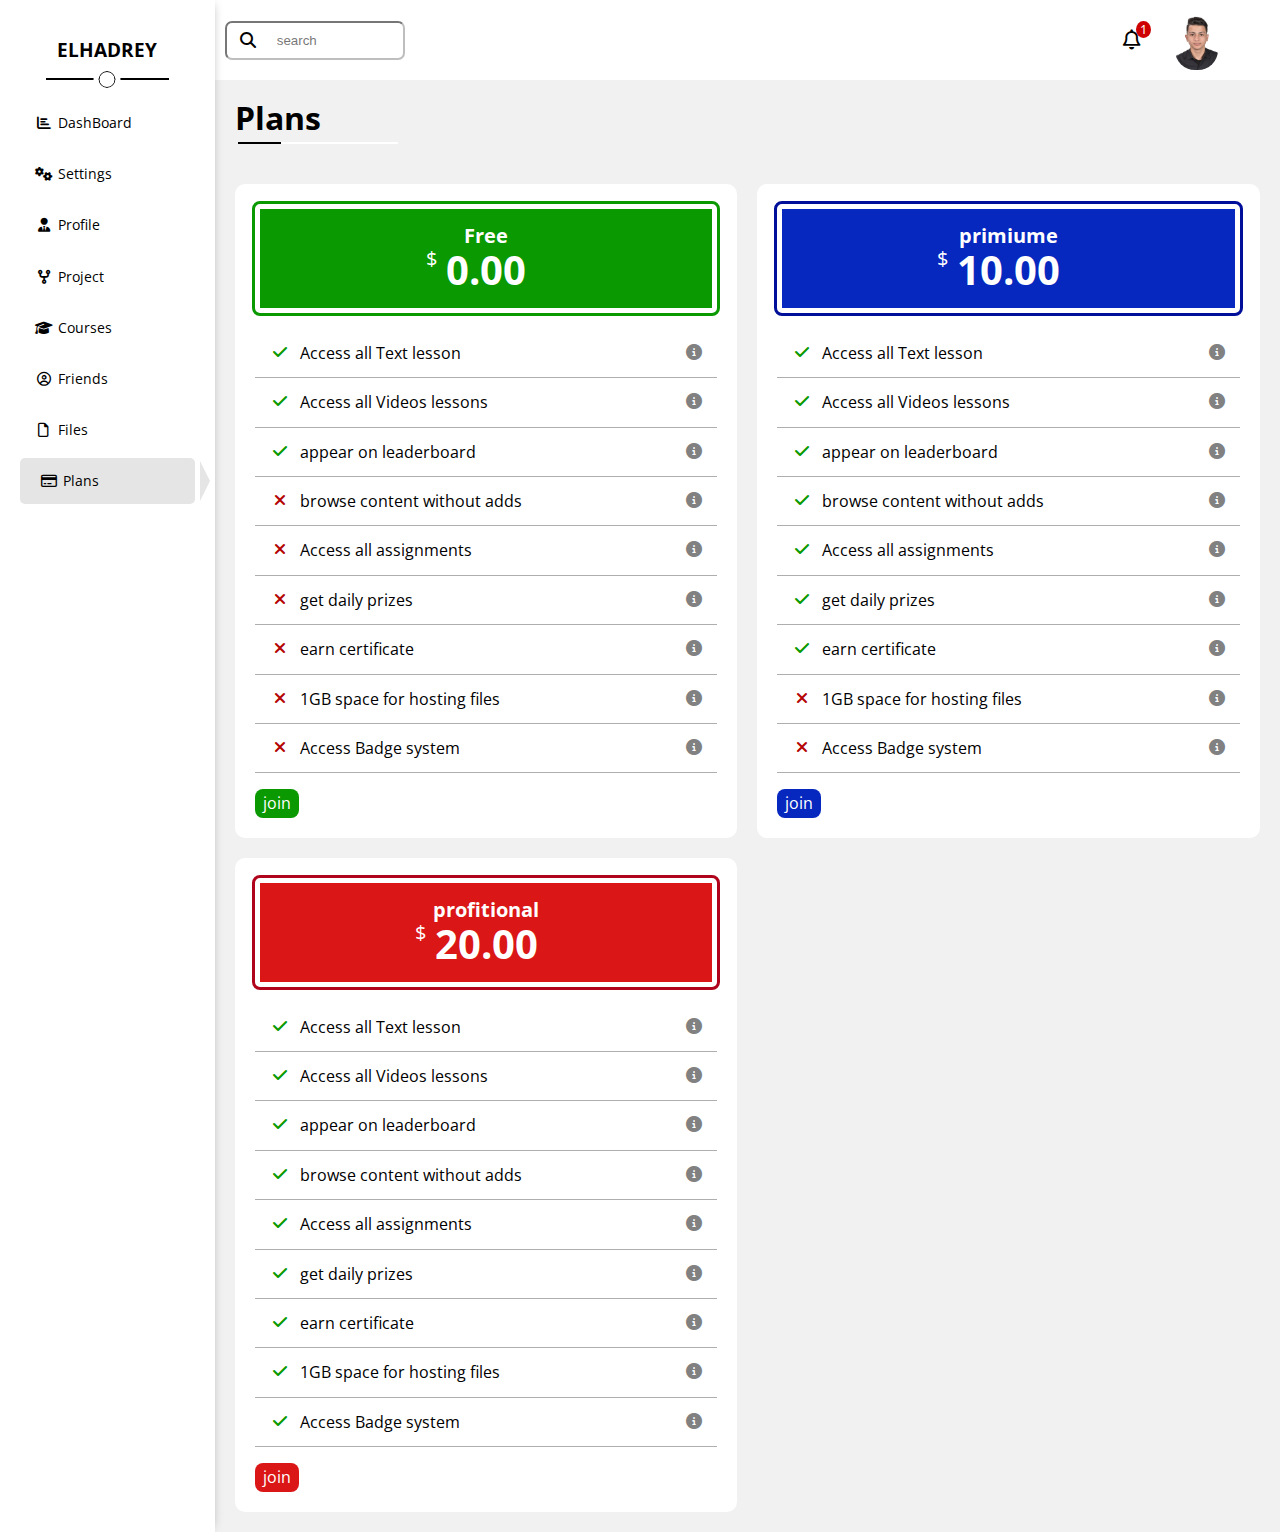
<file: plans.html>
<!DOCTYPE html>
<html lang="en">
<head>
    <meta charset="UTF-8">
    <meta name="viewport" content="width=device-width, initial-scale=1.0">
    <link rel="stylesheet" href="css/normaliz.css">
    <link rel="stylesheet" href="css/all.min.css">
    <link rel="stylesheet" href="css/frame.css">
    <link rel="stylesheet" href="css/style.css">
    <link rel="preconnect" href="https://fonts.googleapis.com">
    <link rel="preconnect" href="https://fonts.gstatic.com" crossorigin>
    <link href="https://fonts.googleapis.com/css2?family=Open+Sans:ital,wght@0,400;0,700;1,300&display=swap" rel="stylesheet">
    <title>Plans</title>
</head>
<body>
    <div class="page d-flex">
        <div class="side-bar bg-white p-20 relative">
            <h3 class="text-c relative ">ELHADREY</h3>
            <ul>
                <li class=" rad-5 p-5 p-l-r-10">
                    <a href="index.html" class=" align-c d-flex p-10 fs-14 rad-5 c-black">
                        <i class="fa-solid fa-chart-bar fa-fw"></i>
                        <span>DashBoard</span>
                    </a>
                </li>
                <li class="rad-5 p-5 p-l-r-10">
                    <a href="setting.html" class="align-c d-flex p-10 fs-14 rad-5 c-black">
                        <i class="fa-solid fa-gears fa-fw"></i>
                        <span>Settings</span>
                    </a>
                </li>
                <li class=" rad-5 p-5 p-l-r-10">
                    <a href="profile.html" class="align-c d-flex p-10 fs-14 rad-5 c-black">
                        <i class="fa-solid fa-user-tie fa-fw"></i>
                        <span>Profile</span>
                    </a>
                </li>
                <li class="rad-5 p-5 p-l-r-10">
                    <a href="project.html" class="align-c d-flex p-10 fs-14 rad-5 c-black">
                        <i class="fa-solid fa-code-fork fa-fw"></i>
                        <span>Project </span>
                    </a>
                </li>
                <li class="rad-5 p-5 p-l-r-10">
                    <a href="curses.html" class="align-c d-flex p-10 fs-14 rad-5 c-black">
                        <i class="fa-solid fa-graduation-cap fa-fw"></i>
                        <span>Courses</span>
                    </a>
                </li>
                <li class="rad-5 p-5 p-l-r-10">
                    <a href="friends.html" class="align-c d-flex p-10 fs-14 rad-5 c-black">
                        <i class="fa-regular fa-circle-user fa-fw"></i>
                        <span>Friends</span>
                    </a>
                </li>
                <li class="rad-5 p-5 p-l-r-10">
                    <a href="files.html" class="align-c d-flex p-10 fs-14 rad-5 c-black">
                        <i class="fa-regular fa-file fa-fw"></i>
                        <span>Files</span>
                    </a>
                </li>
                <li class="active rad-5 p-5 p-l-r-10">
                    <a href="plans.html" class="align-c d-flex p-10 fs-14 rad-5 c-black">
                        <i class="fa-regular fa-credit-card fa-fw"></i>
                        <span>Plans</span>
                    </a>
                </li>
            </ul>
        </div>
        <div class="content w-full">
            <div class="head bg-white p-10 s-between">
                <div class="search relative ">
                    <input type="search" name="search" class="p-10" id="" placeholder="search ">
                </div>
                <div class="icons s-between">
                    <span class="notification rad-10 relative">
                        <i class="fa-regular fa-bell fa-lg"></i>
                    </span>
                    <img src="images/myimg.jpeg" alt="">
                </div>
            </div>
            <h1 class="relative">Plans<span></span> </h1>
            <div class="plans-page d-grid m-20 gap-20">
                <div class="plan green rad-10 bg-white p-20">
                    <div class="top bg-green rad-5 text-c p-15">
                        <h2 class="m-0 c-fff">Free</h2>
                        <p class="price c-fff"><span>$</span> 0.00 </p>
                    </div>
                    <ul>
                        <li class="p-15 b-b-aaa">
                            <i class="fas fa-check fa-fw yes"></i>
                            <span>Access all Text lesson</span>
                            <i class="fas fa-circle-info help c-grey"></i>
                        </li>
                        <li class="p-15 b-b-aaa">
                            <i class="fas fa-check fa-fw yes"></i>
                            <span>Access all Videos lessons</span>
                            <i class="fas fa-circle-info help c-grey"></i>
                        </li>
                        <li class="p-15 b-b-aaa">
                            <i class="fas fa-check fa-fw yes"></i>
                            <span>appear on leaderboard</span>
                            <i class="fas fa-circle-info help c-grey"></i>
                        </li>
                        <li class="p-15 b-b-aaa">
                            <i class="fas fa-xmark fa-fw"></i>
                            <span>browse content without adds</span>
                            <i class="fas fa-circle-info help c-grey"></i>
                        </li>
                        <li class="p-15 b-b-aaa">
                            <i class="fas fa-xmark fa-fw "></i>
                            <span>Access all assignments</span>
                            <i class="fas fa-circle-info help c-grey"></i>
                        </li>
                        <li class="p-15 b-b-aaa">
                            <i class="fas fa-xmark fa-fw"></i>
                            <span>get daily prizes</span>
                            <i class="fas fa-circle-info help c-grey"></i>
                        </li>
                        <li class="p-15 b-b-aaa">
                            <i class="fas fa-xmark fa-fw"></i>
                            <span>earn certificate</span>
                            <i class="fas fa-circle-info help c-grey"></i>
                        </li>
                        <li class="p-15 b-b-aaa">
                            <i class="fas fa-xmark fa-fw"></i>
                            <span>1GB space for hosting files</span>
                            <i class="fas fa-circle-info help c-grey"></i>
                        </li>
                        <li class="p-15 b-b-aaa">
                            <i class="fas fa-xmark fa-fw "></i>
                            <span>Access Badge system</span>
                            <i class="fas fa-circle-info help c-grey"></i>
                        </li>
                    </ul>
                    <span class="d-block btn-shape w-fit bg-green c-fff">join</span>
                </div>
                <div class="plan blue rad-10 bg-white p-20">
                    <div class="top bg-blue rad-5 text-c p-15">
                        <h2 class="m-0 c-fff">primiume</h2>
                        <p class="price c-fff"><span>$</span> 10.00 </p>
                    </div>
                    <ul>
                        <li class="p-15 b-b-aaa">
                            <i class="fas fa-check fa-fw yes"></i>
                            <span>Access all Text lesson</span>
                            <i class="fas fa-circle-info help c-grey"></i>
                        </li>
                        <li class="p-15 b-b-aaa">
                            <i class="fas fa-check fa-fw yes"></i>
                            <span>Access all Videos lessons</span>
                            <i class="fas fa-circle-info help c-grey"></i>
                        </li>
                        <li class="p-15 b-b-aaa">
                            <i class="fas fa-check fa-fw yes"></i>
                            <span>appear on leaderboard</span>
                            <i class="fas fa-circle-info help c-grey"></i>
                        </li>
                        <li class="p-15 b-b-aaa">
                            <i class="fas fa-check fa-fw yes"></i>
                            <span>browse content without adds</span>
                            <i class="fas fa-circle-info help c-grey"></i>
                        </li>
                        <li class="p-15 b-b-aaa">
                            <i class="fas fa-check fa-fw yes"></i>
                            <span>Access all assignments</span>
                            <i class="fas fa-circle-info help c-grey"></i>
                        </li>
                        <li class="p-15 b-b-aaa">
                            <i class="fas fa-check fa-fw yes"></i>
                            <span>get daily prizes</span>
                            <i class="fas fa-circle-info help c-grey"></i>
                        </li>
                        <li class="p-15 b-b-aaa">
                            <i class="fas fa-check fa-fw yes"></i>
                            <span>earn certificate</span>
                            <i class="fas fa-circle-info help c-grey"></i>
                        </li>
                        <li class="p-15 b-b-aaa">
                            <i class="fas fa-xmark fa-fw"></i>
                            <span>1GB space for hosting files</span>
                            <i class="fas fa-circle-info help c-grey"></i>
                        </li>
                        <li class="p-15 b-b-aaa">
                            <i class="fas fa-xmark fa-fw "></i>
                            <span>Access Badge system</span>
                            <i class="fas fa-circle-info help c-grey"></i>
                        </li>
                    </ul>
                    <span class="d-block btn-shape w-fit bg-blue c-fff">join</span>
                </div>
                <div class="plan red rad-10 bg-white p-20">
                    <div class="top bg-red rad-5 text-c p-15">
                        <h2 class="m-0 c-fff">profitional</h2>
                        <p class="price c-fff"><span>$</span> 20.00 </p>
                    </div>
                    <ul>
                        <li class="p-15 b-b-aaa">
                            <i class="fas fa-check fa-fw yes"></i>
                            <span>Access all Text lesson</span>
                            <i class="fas fa-circle-info help c-grey"></i>
                        </li>
                        <li class="p-15 b-b-aaa">
                            <i class="fas fa-check fa-fw yes"></i>
                            <span>Access all Videos lessons</span>
                            <i class="fas fa-circle-info help c-grey"></i>
                        </li>
                        <li class="p-15 b-b-aaa">
                            <i class="fas fa-check fa-fw yes"></i>
                            <span>appear on leaderboard</span>
                            <i class="fas fa-circle-info help c-grey"></i>
                        </li>
                        <li class="p-15 b-b-aaa">
                            <i class="fas fa-check fa-fw yes"></i>
                            <span>browse content without adds</span>
                            <i class="fas fa-circle-info help c-grey"></i>
                        </li>
                        <li class="p-15 b-b-aaa">
                            <i class="fas fa-check fa-fw yes"></i>
                            <span>Access all assignments</span>
                            <i class="fas fa-circle-info help c-grey"></i>
                        </li>
                        <li class="p-15 b-b-aaa">
                            <i class="fas fa-check fa-fw yes"></i>
                            <span>get daily prizes</span>
                            <i class="fas fa-circle-info help c-grey"></i>
                        </li>
                        <li class="p-15 b-b-aaa">
                            <i class="fas fa-check fa-fw yes"></i>
                            <span>earn certificate</span>
                            <i class="fas fa-circle-info help c-grey"></i>
                        </li>
                        <li class="p-15 b-b-aaa">
                            <i class="fas fa-check fa-fw yes"></i>
                            <span>1GB space for hosting files</span>
                            <i class="fas fa-circle-info help c-grey"></i>
                        </li>
                        <li class="p-15 b-b-aaa">
                            <i class="fas fa-check fa-fw yes"></i>
                            <span>Access Badge system</span>
                            <i class="fas fa-circle-info help c-grey"></i>
                        </li>
                    </ul>
                    <span class="d-block btn-shape w-fit bg-red c-fff">join</span>
                </div>
            </div>
        </div>
    </div>
</body>
</html>
</file>
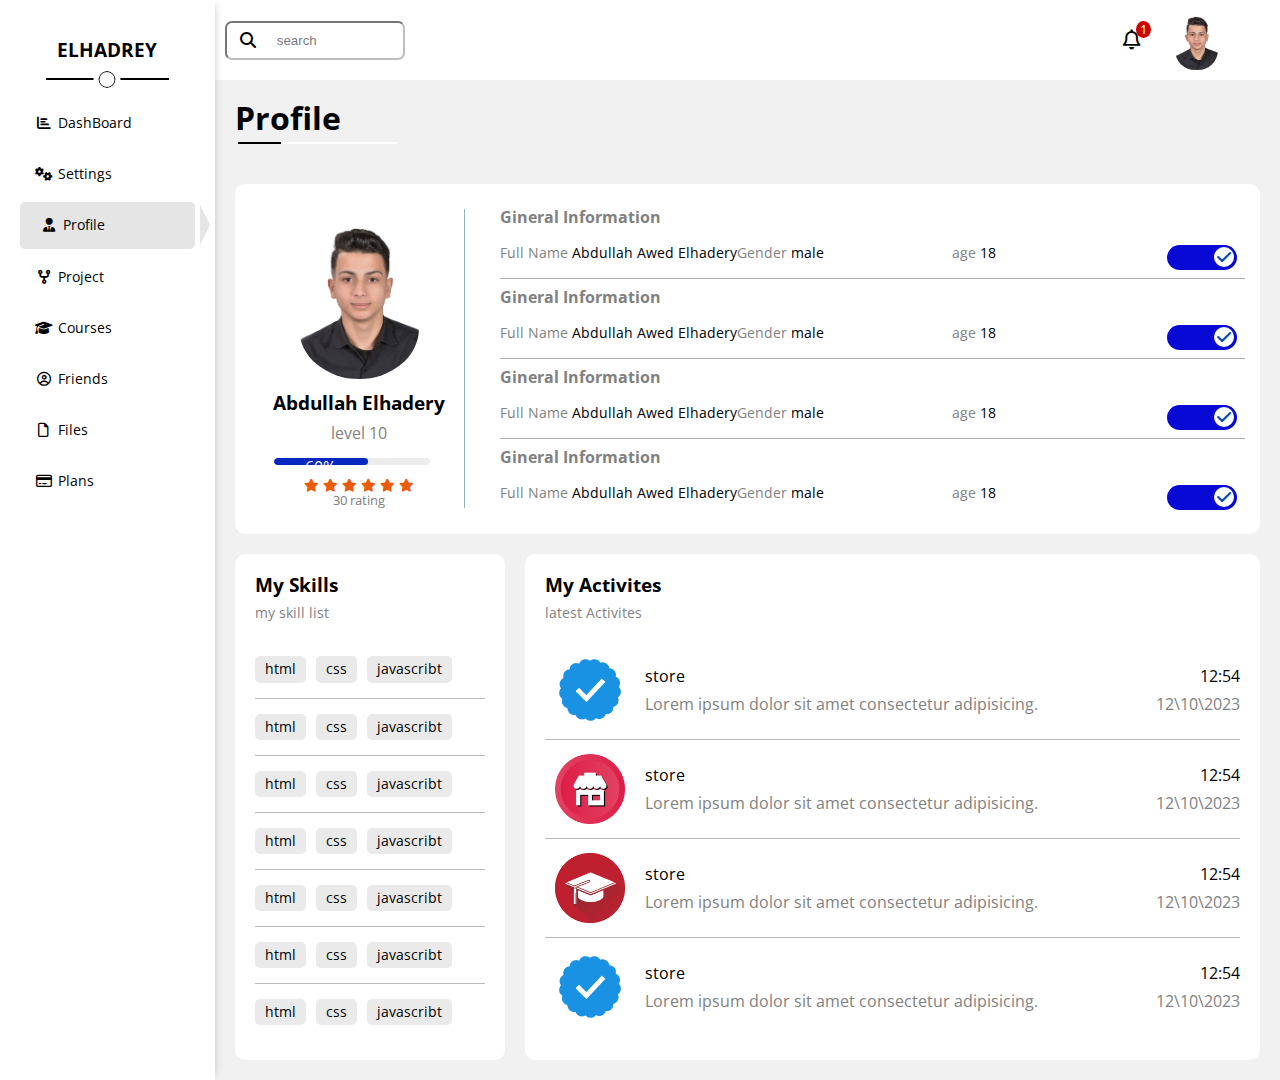
<file: profile.html>
<!DOCTYPE html>
<html lang="en">
<head>
    <meta charset="UTF-8">
    <meta name="viewport" content="width=device-width, initial-scale=1.0">
    <link rel="stylesheet" href="css/normaliz.css">
    <link rel="stylesheet" href="css/all.min.css">
    <link rel="stylesheet" href="css/frame.css">
    <link rel="stylesheet" href="css/style.css">
    <link rel="preconnect" href="https://fonts.googleapis.com">
    <link rel="preconnect" href="https://fonts.gstatic.com" crossorigin>
    <link href="https://fonts.googleapis.com/css2?family=Open+Sans:ital,wght@0,400;0,700;1,300&display=swap" rel="stylesheet">
    <title>Profile</title>
</head>
<body>
    <div class="page d-flex">
        <div class="side-bar bg-white p-20 relative">
            <h3 class="text-c relative ">ELHADREY</h3>
            <ul>
                <li class=" rad-5 p-5 p-l-r-10">
                    <a href="index.html" class=" align-c d-flex p-10 fs-14 rad-5 c-black">
                        <i class="fa-solid fa-chart-bar fa-fw"></i>
                        <span>DashBoard</span>
                    </a>
                </li>
                <li class="rad-5 p-5 p-l-r-10">
                    <a href="setting.html" class="align-c d-flex p-10 fs-14 rad-5 c-black">
                        <i class="fa-solid fa-gears fa-fw"></i>
                        <span>Settings</span>
                    </a>
                </li>
                <li class="active rad-5 p-5 p-l-r-10">
                    <a href="profile.html" class="align-c d-flex p-10 fs-14 rad-5 c-black">
                        <i class="fa-solid fa-user-tie fa-fw"></i>
                        <span>Profile</span>
                    </a>
                </li>
                <li class="rad-5 p-5 p-l-r-10">
                    <a href="project.html" class="align-c d-flex p-10 fs-14 rad-5 c-black">
                        <i class="fa-solid fa-code-fork fa-fw"></i>
                        <span>Project </span>
                    </a>
                </li>
                <li class="rad-5 p-5 p-l-r-10">
                    <a href="curses.html" class="align-c d-flex p-10 fs-14 rad-5 c-black">
                        <i class="fa-solid fa-graduation-cap fa-fw"></i>
                        <span>Courses</span>
                    </a>
                </li>
                <li class="rad-5 p-5 p-l-r-10">
                    <a href="friends.html" class="align-c d-flex p-10 fs-14 rad-5 c-black">
                        <i class="fa-regular fa-circle-user fa-fw"></i>
                        <span>Friends</span>
                    </a>
                </li>
                <li class="rad-5 p-5 p-l-r-10">
                    <a href="files.html" class="align-c d-flex p-10 fs-14 rad-5 c-black">
                        <i class="fa-regular fa-file fa-fw"></i>
                        <span>Files</span>
                    </a>
                </li>
                <li class="rad-5 p-5 p-l-r-10">
                    <a href="plans.html" class="align-c d-flex p-10 fs-14 rad-5 c-black">
                        <i class="fa-regular fa-credit-card fa-fw"></i>
                        <span>Plans</span>
                    </a>
                </li>
            </ul>
        </div>
        <div class="content w-full">
            <div class="head bg-white p-10 s-between">
                <div class="search relative ">
                    <input type="search" name="search" class="p-10" id="" placeholder="search ">
                </div>
                <div class="icons s-between">
                    <span class="notification rad-10 relative">
                        <i class="fa-regular fa-bell fa-lg"></i>
                    </span>
                    <img src="images/myimg.jpeg" alt="">
                </div>
            </div>
            <h1 class="relative">Profile
                <span></span>
            </h1>
            <!-- <label>
                <input type="checkbox" class="toggle-checkbox" checked>
                <div class="toggle-switch"></div>
            </label> -->
            <div class="profile-page m-20 ">
                <div class="overveiw bg-white rad-10 d-flex align-c">
                    <div class="avatar-box ">
                        <img src="images/myimg.jpeg" class="m-b-10 " alt="">
                        <h3 class="m-0">Abdullah Elhadery</h3>
                        <p class="c-grey m-t-10">level 10</p>
                        <div class="level rad-5 bg-eee relative">
                            <span style="width: 60%;" class="bg-blue rad-5 "><span>60%</span></span>
                        </div>
                        <div class="rating m-t-10 m-b-0">
                            <i class="fas fa-star c-orange fs-13"></i>
                            <i class="fas fa-star c-orange fs-13"></i>
                            <i class="fas fa-star c-orange fs-13"></i>
                            <i class="fas fa-star c-orange fs-13"></i>
                            <i class="fas fa-star c-orange fs-13"></i>
                            <i class="fas fa-star c-orange fs-13"></i>
                        </div>
                        <p class="c-grey m-0 fs-13">30 rating</p>
                    </div>
                    <div class="info-box txt-c-mob w-full p-15">
                        <div class="box b-b-aaa d-flex align-c fl-wrap ">
                            <h4 class="c-grey fs-15 m-0 w-full d-block">Gineral Information</h4>
                            <div class="fs-14 m-0">
                                <span class="c-grey">Full Name </span>
                                <span>Abdullah Awed Elhadery </span>
                            </div>
                            <div class="fs-14 m-0">
                                <span class="c-grey">Gender </span>
                                <span>male</span>
                            </div>
                            <div class="fs-14 m-0">
                                <span class="c-grey">age </span>
                                <span>18</span>
                            </div>
                            <label>
                                <input type="checkbox" class="toggle-checkbox" checked>
                                <div class="toggle-switch"></div>
                            </label>
                        </div>
                        <div class="box b-b-aaa d-flex align-c fl-wrap ">
                            <h4 class="c-grey fs-15 m-0 w-full d-block">Gineral Information</h4>
                            <div class="fs-14 m-0">
                                <span class="c-grey">Full Name </span>
                                <span>Abdullah Awed Elhadery </span>
                            </div>
                            <div class="fs-14 m-0">
                                <span class="c-grey">Gender </span>
                                <span>male</span>
                            </div>
                            <div class="fs-14 m-0">
                                <span class="c-grey">age </span>
                                <span>18</span>
                            </div>
                            <label>
                                <input type="checkbox" class="toggle-checkbox" checked>
                                <div class="toggle-switch"></div>
                            </label>
                        </div>
                        <div class="box b-b-aaa d-flex align-c fl-wrap ">
                            <h4 class="c-grey fs-15 m-0 w-full d-block">Gineral Information</h4>
                            <div class="fs-14 m-0">
                                <span class="c-grey">Full Name </span>
                                <span>Abdullah Awed Elhadery </span>
                            </div>
                            <div class="fs-14 m-0">
                                <span class="c-grey">Gender </span>
                                <span>male</span>
                            </div>
                            <div class="fs-14 m-0">
                                <span class="c-grey">age </span>
                                <span>18</span>
                            </div>
                            <label>
                                <input type="checkbox" class="toggle-checkbox" checked>
                                <div class="toggle-switch"></div>
                            </label>
                        </div>
                        <div class="box d-flex align-c fl-wrap ">
                            <h4 class="c-grey fs-15 m-0 w-full d-block">Gineral Information</h4>
                            <div class="fs-14 m-0">
                                <span class="c-grey">Full Name </span>
                                <span>Abdullah Awed Elhadery </span>
                            </div>
                            <div class="fs-14 m-0">
                                <span class="c-grey">Gender </span>
                                <span>male</span>
                            </div>
                            <div class="fs-14 m-0">
                                <span class="c-grey">age </span>
                                <span>18</span>
                            </div>
                            <label>
                                <input type="checkbox" class="toggle-checkbox" checked>
                                <div class="toggle-switch"></div>
                            </label>
                        </div>
                    </div>
                </div>
                <div class="other-data d-flex gap-20 ">
                    <div class="my-skills p-20 bg-white rad-10 m-t-20">
                        <h3 class="m-t-0 m-b-10" >My Skills</h3>
                        <p class="m-t-0 m-b-20 c-grey fs-14">my skill list</p>
                        <ul class=" m-0 txt-c-mob">
                            <li><span>html</span><span>css</span><span>javascribt</span></li>
                            <li><span>html</span><span>css</span><span>javascribt</span></li>
                            <li><span>html</span><span>css</span><span>javascribt</span></li>
                            <li><span>html</span><span>css</span><span>javascribt</span></li>
                            <li><span>html</span><span>css</span><span>javascribt</span></li>
                            <li><span>html</span><span>css</span><span>javascribt</span></li>
                            <li><span>html</span><span>css</span><span>javascribt</span></li>
                        </ul>
                    </div>
                    <div class="my-activites p-20 bg-white rad-10 m-t-20">
                        <h3 class="m-t-0 m-b-10" >My Activites</h3>
                        <p class="m-t-0 m-b-20 c-grey fs-14">latest Activites</p>
                        <div class="activi d-flex align-c txt-c-mob s-between">
                            <img src="images/activity-03.png" alt="">
                            <div class="contetnt">
                                <span class="d-block m-b-10">store</span>
                                <span class="c-grey ">Lorem ipsum dolor sit amet consectetur adipisicing.</span>
                            </div>
                            <div class="time">
                                <span class="d-block m-b-10">12:54</span>
                                <span class="c-grey ">12\10\2023 </span>
                            </div>
                        </div>
                        <div class="activi d-flex align-c txt-c-mob s-between">
                            <img src="images/activity-01.png" alt="">
                            <div class="contetnt">
                                <span class="d-block m-b-10">store</span>
                                <span class="c-grey ">Lorem ipsum dolor sit amet consectetur adipisicing.</span>
                            </div>
                            <div class="time">
                                <span class="d-block m-b-10">12:54</span>
                                <span class="c-grey ">12\10\2023 </span>
                            </div>
                        </div>
                        <div class="activi d-flex align-c txt-c-mob s-between">
                            <img src="images/activity-02.png" alt="">
                            <div class="contetnt">
                                <span class="d-block m-b-10">store</span>
                                <span class="c-grey ">Lorem ipsum dolor sit amet consectetur adipisicing.</span>
                            </div>
                            <div class="time">
                                <span class="d-block m-b-10">12:54</span>
                                <span class="c-grey ">12\10\2023 </span>
                            </div>
                        </div>
                        <div class="activi d-flex align-c txt-c-mob s-between">
                            <img src="images/activity-03.png" alt="">
                            <div class="contetnt">
                                <span class="d-block m-b-10">store</span>
                                <span class="c-grey ">Lorem ipsum dolor sit amet consectetur adipisicing.</span>
                            </div>
                            <div class="time">
                                <span class="d-block m-b-10">12:54</span>
                                <span class="c-grey ">12\10\2023 </span>
                            </div>
                        </div>
                    </div>
                </div>
            </div>
        </div>
    </div>
</body>
</html>
</file>
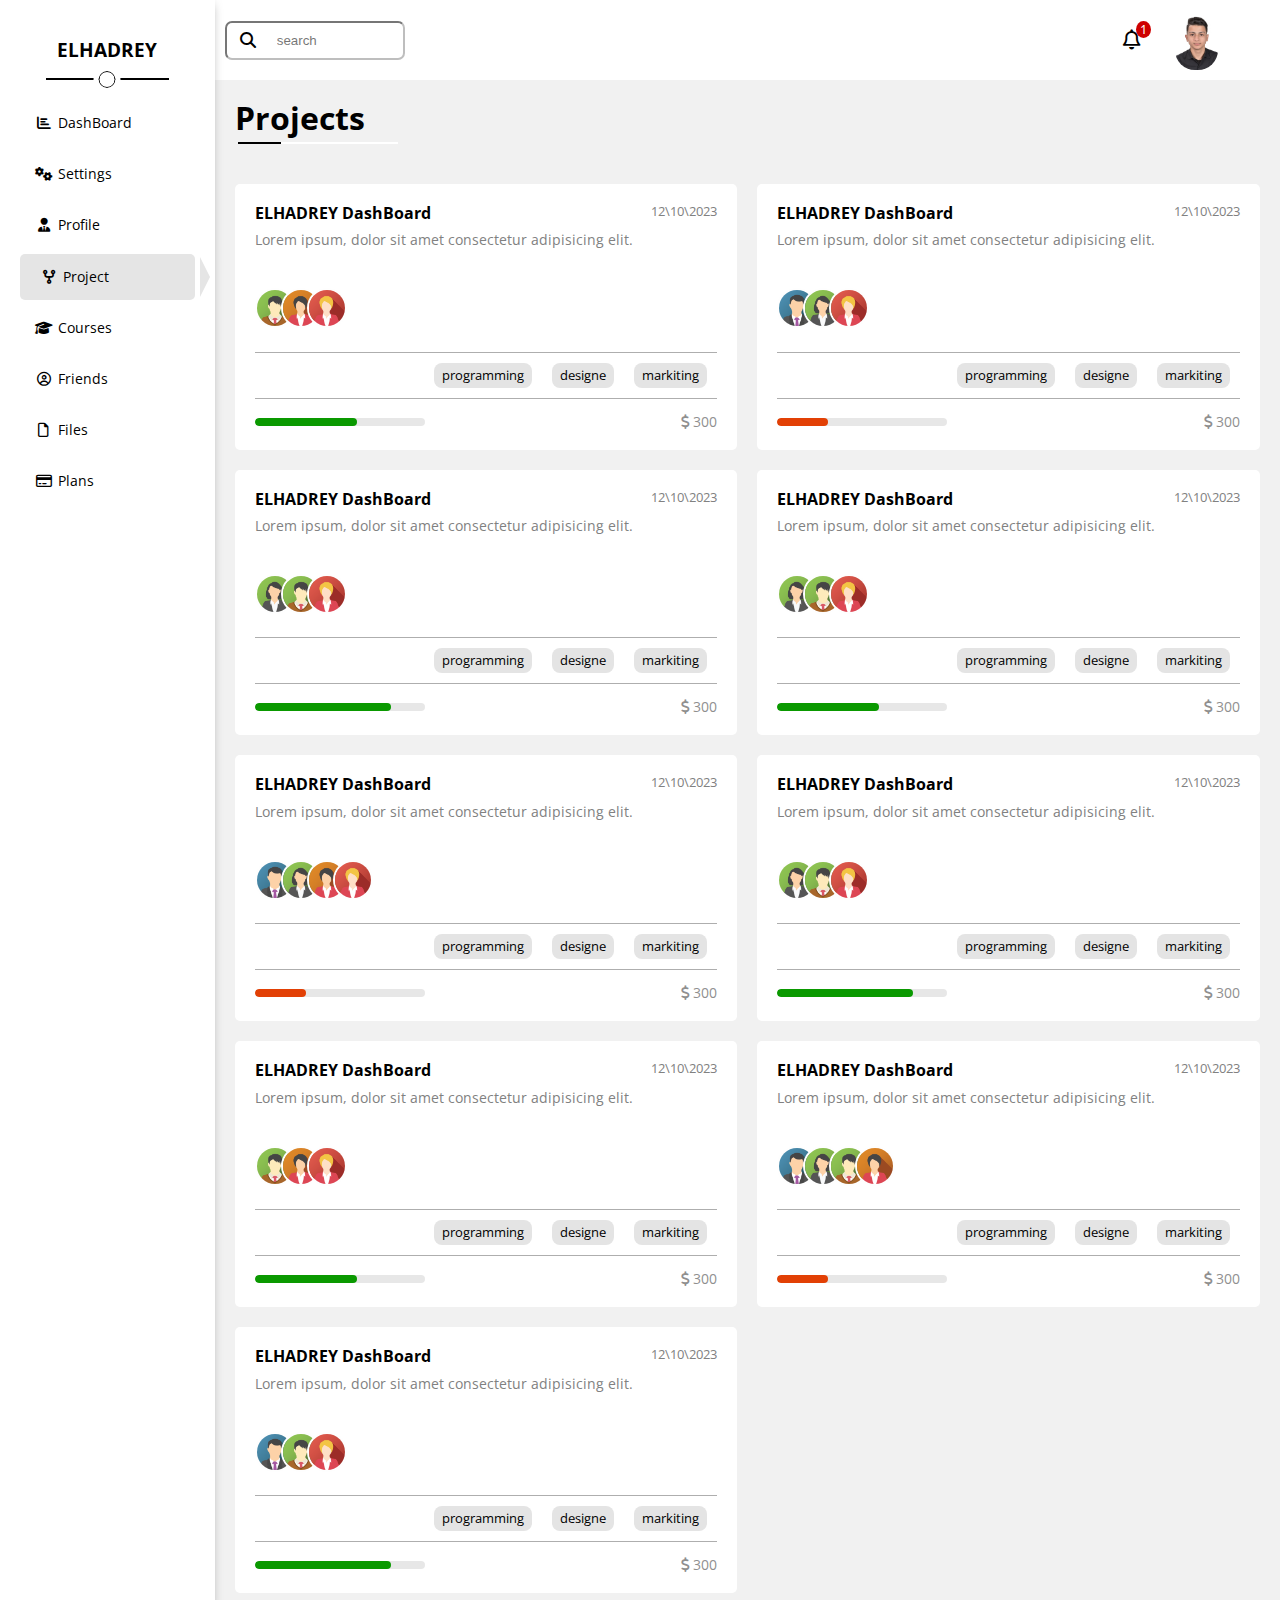
<file: project.html>
<!DOCTYPE html>
<html lang="en">
<head>
    <meta charset="UTF-8">
    <meta name="viewport" content="width=device-width, initial-scale=1.0">
    <link rel="stylesheet" href="css/normaliz.css">
    <link rel="stylesheet" href="css/all.min.css">
    <link rel="stylesheet" href="css/frame.css">
    <link rel="stylesheet" href="css/style.css">
    <link rel="preconnect" href="https://fonts.googleapis.com">
    <link rel="preconnect" href="https://fonts.gstatic.com" crossorigin>
    <link href="https://fonts.googleapis.com/css2?family=Open+Sans:ital,wght@0,400;0,700;1,300&display=swap" rel="stylesheet">
    <title>Project</title>
</head>
<body>
    <div class="page d-flex">
        <div class="side-bar bg-white p-20 relative">
            <h3 class="text-c relative ">ELHADREY</h3>
            <ul>
                <li class=" rad-5 p-5 p-l-r-10">
                    <a href="index.html" class=" align-c d-flex p-10 fs-14 rad-5 c-black">
                        <i class="fa-solid fa-chart-bar fa-fw"></i>
                        <span>DashBoard</span>
                    </a>
                </li>
                <li class="rad-5 p-5 p-l-r-10">
                    <a href="setting.html" class="align-c d-flex p-10 fs-14 rad-5 c-black">
                        <i class="fa-solid fa-gears fa-fw"></i>
                        <span>Settings</span>
                    </a>
                </li>
                <li class=" rad-5 p-5 p-l-r-10">
                    <a href="profile.html" class="align-c d-flex p-10 fs-14 rad-5 c-black">
                        <i class="fa-solid fa-user-tie fa-fw"></i>
                        <span>Profile</span>
                    </a>
                </li>
                <li class="active rad-5 p-5 p-l-r-10">
                    <a href="project.html" class="align-c d-flex p-10 fs-14 rad-5 c-black">
                        <i class="fa-solid fa-code-fork fa-fw"></i>
                        <span>Project </span>
                    </a>
                </li>
                <li class="rad-5 p-5 p-l-r-10">
                    <a href="curses.html" class="align-c d-flex p-10 fs-14 rad-5 c-black">
                        <i class="fa-solid fa-graduation-cap fa-fw"></i>
                        <span>Courses</span>
                    </a>
                </li>
                <li class="rad-5 p-5 p-l-r-10">
                    <a href="friends.html" class="align-c d-flex p-10 fs-14 rad-5 c-black">
                        <i class="fa-regular fa-circle-user fa-fw"></i>
                        <span>Friends</span>
                    </a>
                </li>
                <li class="rad-5 p-5 p-l-r-10">
                    <a href="files.html" class="align-c d-flex p-10 fs-14 rad-5 c-black">
                        <i class="fa-regular fa-file fa-fw"></i>
                        <span>Files</span>
                    </a>
                </li>
                <li class="rad-5 p-5 p-l-r-10">
                    <a href="plans.html" class="align-c d-flex p-10 fs-14 rad-5 c-black">
                        <i class="fa-regular fa-credit-card fa-fw"></i>
                        <span>Plans</span>
                    </a>
                </li>
            </ul>
        </div>
        <div class="content w-full">
            <div class="head bg-white p-10 s-between">
                <div class="search relative ">
                    <input type="search" name="search" class="p-10" id="" placeholder="search ">
                </div>
                <div class="icons s-between">
                    <span class="notification rad-10 relative">
                        <i class="fa-regular fa-bell fa-lg"></i>
                    </span>
                    <img src="images/myimg.jpeg" alt="">
                </div>
            </div>
            <h1 class="relative">Projects
                <span></span>
            </h1>
            <!-- <label>
                <input type="checkbox" class="toggle-checkbox" checked>
                <div class="toggle-switch"></div>
            </label> -->
            <div class="project-page d-grid gap-20 m-20">
                <div class="project p-20 bg-white rad-5 relative">
                    <span class="date fs-13 c-grey">12\10\2023</span>
                    <h4 class="m-0">ELHADREY DashBoard</h4>
                    <p class="c-grey m-t-10 m-b-10 fs-14">Lorem ipsum, dolor sit amet consectetur adipisicing elit.</p>
                    <div class="team-work b-b-aaa">
                        <img src="images/team-03.png" alt="">
                        <img src="images/team-04.png" alt="">
                        <img src="images/team-05.png" alt="">
                    </div>
                    <div class="uses d-flex gap-20 p-10 b-b-aaa">
                        <span class="fs-13 bg-grey btn-shape">programming</span>
                        <span class="fs-13 bg-grey btn-shape">designe</span>
                        <span class="fs-13 bg-grey btn-shape">markiting</span>
                    </div>
                    <div class="progress d-flex s-between">
                        <span class="prog "><span style="width: 60%; height: 100%;" class="bg-green"></span></span>
                        <span class="fs-14"><i class="fa-solid fa-dollar-sign"></i> 300</span>
                    </div>
                </div>
                <div class="project p-20 bg-white rad-5 relative">
                    <span class="date fs-13 c-grey">12\10\2023</span>
                    <h4 class="m-0">ELHADREY DashBoard</h4>
                    <p class="c-grey m-t-10 m-b-10 fs-14">Lorem ipsum, dolor sit amet consectetur adipisicing elit.</p>
                    <div class="team-work b-b-aaa">
                        <img src="images/team-01.png" alt="">
                        <img src="images/team-02.png" alt="">
                        <img src="images/team-05.png" alt="">
                    </div>
                    <div class="uses d-flex gap-20 p-10 b-b-aaa">
                        <span class="fs-13 bg-grey btn-shape">programming</span>
                        <span class="fs-13 bg-grey btn-shape">designe</span>
                        <span class="fs-13 bg-grey btn-shape">markiting</span>
                    </div>
                    <div class="progress d-flex s-between">
                        <span class="prog "><span style="width: 30%; height: 100%;" class="bg-orgred"></span></span>
                        <span class="fs-14"><i class="fa-solid fa-dollar-sign"></i> 300</span>
                    </div>
                </div>
                <div class="project p-20 bg-white rad-5 relative">
                    <span class="date fs-13 c-grey">12\10\2023</span>
                    <h4 class="m-0">ELHADREY DashBoard</h4>
                    <p class="c-grey m-t-10 m-b-10 fs-14">Lorem ipsum, dolor sit amet consectetur adipisicing elit.</p>
                    <div class="team-work b-b-aaa">
                        <img src="images/team-02.png" alt="">
                        <img src="images/team-03.png" alt="">
                        <img src="images/team-05.png" alt="">
                    </div>
                    <div class="uses d-flex gap-20 p-10 b-b-aaa">
                        <span class="fs-13 bg-grey btn-shape">programming</span>
                        <span class="fs-13 bg-grey btn-shape">designe</span>
                        <span class="fs-13 bg-grey btn-shape">markiting</span>
                    </div>
                    <div class="progress d-flex s-between">
                        <span class="prog "><span style="width: 80%; height: 100%;" class="bg-green"></span></span>
                        <span class="fs-14"><i class="fa-solid fa-dollar-sign"></i> 300</span>
                    </div>
                </div>
                <div class="project p-20 bg-white rad-5 relative">
                    <span class="date fs-13 c-grey">12\10\2023</span>
                    <h4 class="m-0">ELHADREY DashBoard</h4>
                    <p class="c-grey m-t-10 m-b-10 fs-14">Lorem ipsum, dolor sit amet consectetur adipisicing elit.</p>
                    <div class="team-work b-b-aaa">
                        <img src="images/team-02.png" alt="">
                        <img src="images/team-03.png" alt="">
                        <img src="images/team-05.png" alt="">
                    </div>
                    <div class="uses d-flex gap-20 p-10 b-b-aaa">
                        <span class="fs-13 bg-grey btn-shape">programming</span>
                        <span class="fs-13 bg-grey btn-shape">designe</span>
                        <span class="fs-13 bg-grey btn-shape">markiting</span>
                    </div>
                    <div class="progress d-flex s-between">
                        <span class="prog "><span style="width: 60%; height: 100%;" class="bg-green"></span></span>
                        <span class="fs-14"><i class="fa-solid fa-dollar-sign"></i> 300</span>
                    </div>
                </div>
                <div class="project p-20 bg-white rad-5 relative">
                    <span class="date fs-13 c-grey">12\10\2023</span>
                    <h4 class="m-0">ELHADREY DashBoard</h4>
                    <p class="c-grey m-t-10 m-b-10 fs-14">Lorem ipsum, dolor sit amet consectetur adipisicing elit.</p>
                    <div class="team-work b-b-aaa">
                        <img src="images/team-01.png" alt="">
                        <img src="images/team-02.png" alt="">
                        <img src="images/team-04.png" alt="">
                        <img src="images/team-05.png" alt="">
                    </div>
                    <div class="uses d-flex gap-20 p-10 b-b-aaa">
                        <span class="fs-13 bg-grey btn-shape">programming</span>
                        <span class="fs-13 bg-grey btn-shape">designe</span>
                        <span class="fs-13 bg-grey btn-shape">markiting</span>
                    </div>
                    <div class="progress d-flex s-between">
                        <span class="prog "><span style="width: 30%; height: 100%;" class="bg-orgred"></span></span>
                        <span class="fs-14"><i class="fa-solid fa-dollar-sign"></i> 300</span>
                    </div>
                </div>
                <div class="project p-20 bg-white rad-5 relative">
                    <span class="date fs-13 c-grey">12\10\2023</span>
                    <h4 class="m-0">ELHADREY DashBoard</h4>
                    <p class="c-grey m-t-10 m-b-10 fs-14">Lorem ipsum, dolor sit amet consectetur adipisicing elit.</p>
                    <div class="team-work b-b-aaa">
                        <img src="images/team-02.png" alt="">
                        <img src="images/team-03.png" alt="">
                        <img src="images/team-05.png" alt="">
                    </div>
                    <div class="uses d-flex gap-20 p-10 b-b-aaa">
                        <span class="fs-13 bg-grey btn-shape">programming</span>
                        <span class="fs-13 bg-grey btn-shape">designe</span>
                        <span class="fs-13 bg-grey btn-shape">markiting</span>
                    </div>
                    <div class="progress d-flex s-between">
                        <span class="prog "><span style="width: 80%; height: 100%;" class="bg-green"></span></span>
                        <span class="fs-14"><i class="fa-solid fa-dollar-sign"></i> 300</span>
                    </div>
                </div>
                <div class="project p-20 bg-white rad-5 relative">
                    <span class="date fs-13 c-grey">12\10\2023</span>
                    <h4 class="m-0">ELHADREY DashBoard</h4>
                    <p class="c-grey m-t-10 m-b-10 fs-14">Lorem ipsum, dolor sit amet consectetur adipisicing elit.</p>
                    <div class="team-work b-b-aaa">
                        <img src="images/team-03.png" alt="">
                        <img src="images/team-04.png" alt="">
                        <img src="images/team-05.png" alt="">
                    </div>
                    <div class="uses d-flex gap-20 p-10 b-b-aaa">
                        <span class="fs-13 bg-grey btn-shape">programming</span>
                        <span class="fs-13 bg-grey btn-shape">designe</span>
                        <span class="fs-13 bg-grey btn-shape">markiting</span>
                    </div>
                    <div class="progress d-flex s-between">
                        <span class="prog "><span style="width: 60%; height: 100%;" class="bg-green"></span></span>
                        <span class="fs-14"><i class="fa-solid fa-dollar-sign"></i> 300</span>
                    </div>
                </div>
                <div class="project p-20 bg-white rad-5 relative">
                    <span class="date fs-13 c-grey">12\10\2023</span>
                    <h4 class="m-0">ELHADREY DashBoard</h4>
                    <p class="c-grey m-t-10 m-b-10 fs-14">Lorem ipsum, dolor sit amet consectetur adipisicing elit.</p>
                    <div class="team-work b-b-aaa">
                        <img src="images/team-01.png" alt="">
                        <img src="images/team-02.png" alt="">
                        <img src="images/team-03.png" alt="">
                        <img src="images/team-04.png" alt="">
                    </div>
                    <div class="uses d-flex gap-20 p-10 b-b-aaa">
                        <span class="fs-13 bg-grey btn-shape">programming</span>
                        <span class="fs-13 bg-grey btn-shape">designe</span>
                        <span class="fs-13 bg-grey btn-shape">markiting</span>
                    </div>
                    <div class="progress d-flex s-between">
                        <span class="prog "><span style="width: 30%; height: 100%;" class="bg-orgred"></span></span>
                        <span class="fs-14"><i class="fa-solid fa-dollar-sign"></i> 300</span>
                    </div>
                </div>
                <div class="project p-20 bg-white rad-5 relative">
                    <span class="date fs-13 c-grey">12\10\2023</span>
                    <h4 class="m-0">ELHADREY DashBoard</h4>
                    <p class="c-grey m-t-10 m-b-10 fs-14">Lorem ipsum, dolor sit amet consectetur adipisicing elit.</p>
                    <div class="team-work b-b-aaa">
                        <img src="images/team-01.png" alt="">
                        <img src="images/team-03.png" alt="">
                        <img src="images/team-05.png" alt="">
                    </div>
                    <div class="uses d-flex gap-20 p-10 b-b-aaa">
                        <span class="fs-13 bg-grey btn-shape">programming</span>
                        <span class="fs-13 bg-grey btn-shape">designe</span>
                        <span class="fs-13 bg-grey btn-shape">markiting</span>
                    </div>
                    <div class="progress d-flex s-between">
                        <span class="prog "><span style="width: 80%; height: 100%;" class="bg-green"></span></span>
                        <span class="fs-14"><i class="fa-solid fa-dollar-sign"></i> 300</span>
                    </div>
                </div>
            </div>
        </div>
    </div>
</body>
</html>
</file>
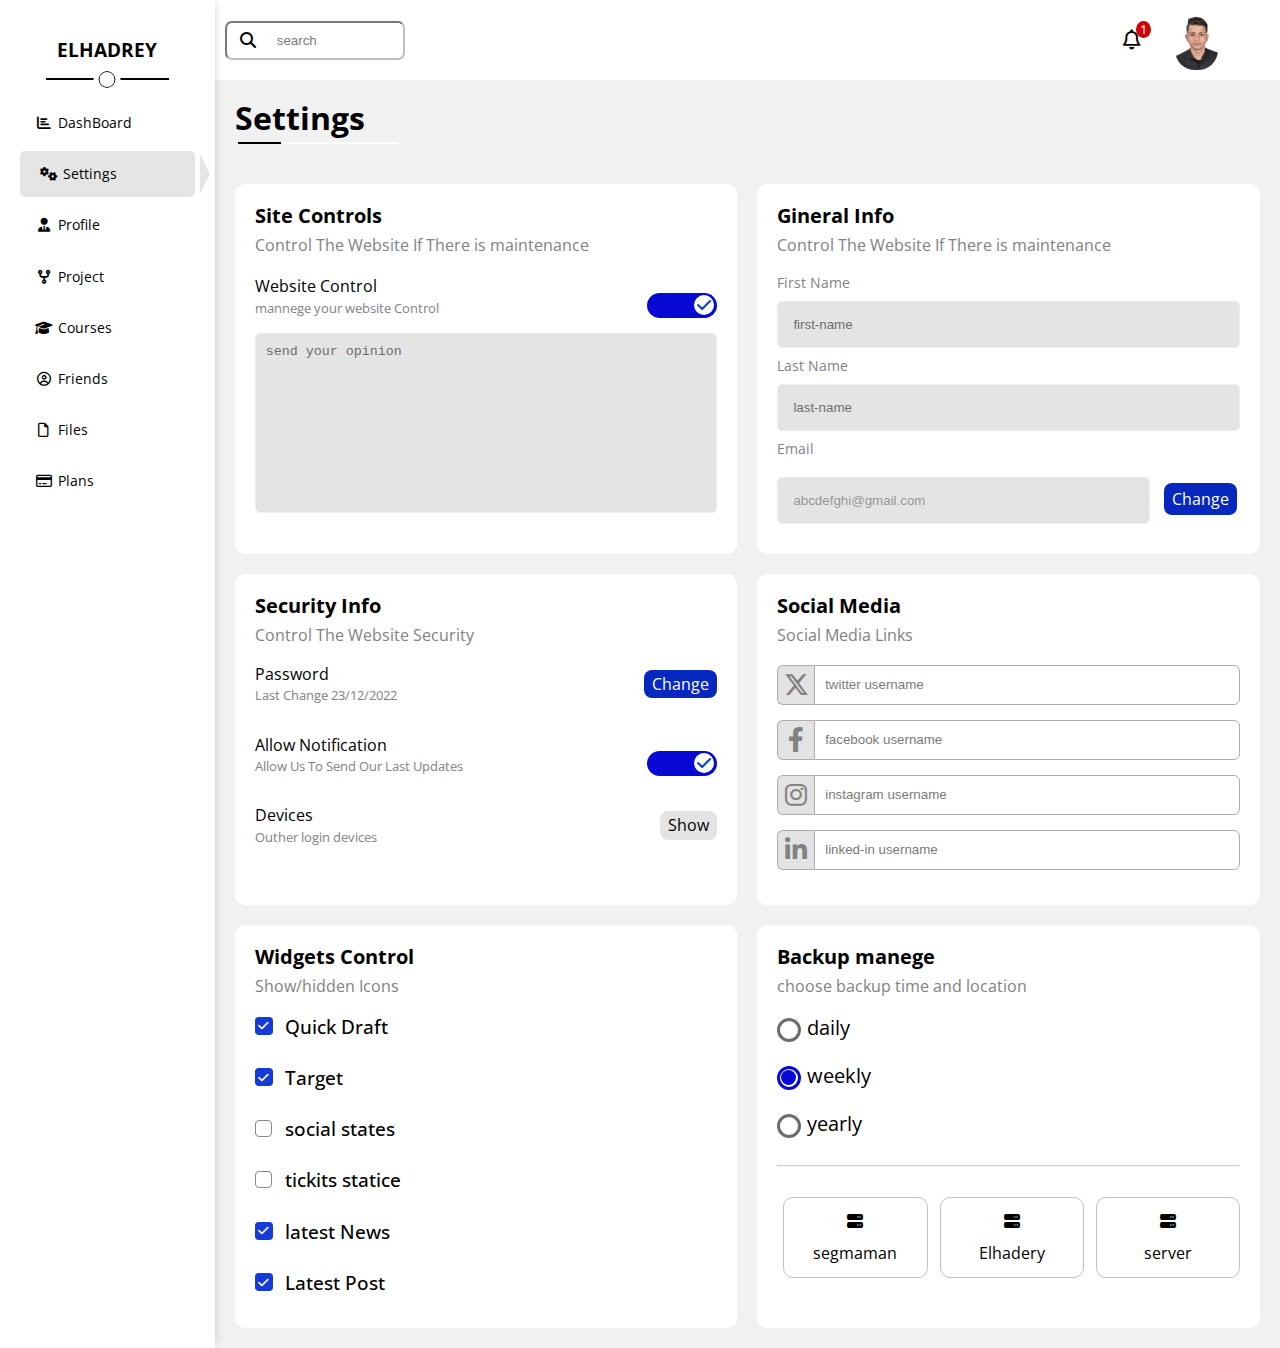
<file: setting.html>
<!DOCTYPE html>
<html lang="en">
<head>
    <meta charset="UTF-8">
    <meta name="viewport" content="width=device-width, initial-scale=1.0">
    <link rel="stylesheet" href="css/normaliz.css">
    <link rel="stylesheet" href="css/all.min.css">
    <link rel="stylesheet" href="css/frame.css">
    <link rel="stylesheet" href="css/style.css">
    <link rel="preconnect" href="https://fonts.googleapis.com">
    <link rel="preconnect" href="https://fonts.gstatic.com" crossorigin>
    <link href="https://fonts.googleapis.com/css2?family=Open+Sans:ital,wght@0,400;0,700;1,300&display=swap" rel="stylesheet">
    <title>Settings</title>
</head>
<body>
    <div class="page d-flex">
        <div class="side-bar bg-white p-20 relative">
            <h3 class="text-c relative ">ELHADREY</h3>
            <ul>
                <li class=" rad-5 p-5 p-l-r-10">
                    <a href="index.html" class=" align-c d-flex p-10 fs-14 rad-5 c-black">
                        <i class="fa-solid fa-chart-bar fa-fw"></i>
                        <span>DashBoard</span>
                    </a>
                </li>
                <li class="active rad-5 p-5 p-l-r-10">
                    <a href="setting.html" class="align-c d-flex p-10 fs-14 rad-5 c-black">
                        <i class="fa-solid fa-gears fa-fw"></i>
                        <span>Settings</span>
                    </a>
                </li>
                <li class="rad-5 p-5 p-l-r-10">
                    <a href="profile.html" class="align-c d-flex p-10 fs-14 rad-5 c-black">
                        <i class="fa-solid fa-user-tie fa-fw"></i>
                        <span>Profile</span>
                    </a>
                </li>
                <li class="rad-5 p-5 p-l-r-10">
                    <a href="project.html" class="align-c d-flex p-10 fs-14 rad-5 c-black">
                        <i class="fa-solid fa-code-fork fa-fw"></i>
                        <span>Project </span>
                    </a>
                </li>
                <li class="rad-5 p-5 p-l-r-10">
                    <a href="curses.html" class="align-c d-flex p-10 fs-14 rad-5 c-black">
                        <i class="fa-solid fa-graduation-cap fa-fw"></i>
                        <span>Courses</span>
                    </a>
                </li>
                <li class="rad-5 p-5 p-l-r-10">
                    <a href="friends.html" class="align-c d-flex p-10 fs-14 rad-5 c-black">
                        <i class="fa-regular fa-circle-user fa-fw"></i>
                        <span>Friends</span>
                    </a>
                </li>
                <li class="rad-5 p-5 p-l-r-10">
                    <a href="files.html" class="align-c d-flex p-10 fs-14 rad-5 c-black">
                        <i class="fa-regular fa-file fa-fw"></i>
                        <span>Files</span>
                    </a>
                </li>
                <li class="rad-5 p-5 p-l-r-10">
                    <a href="plans.html" class="align-c d-flex p-10 fs-14 rad-5 c-black">
                        <i class="fa-regular fa-credit-card fa-fw"></i>
                        <span>Plans</span>
                    </a>
                </li>
            </ul>
        </div>
        <div class="content w-full">
            <div class="head bg-white p-10 s-between">
                <div class="search relative ">
                    <input type="search" name="search" class="p-10" id="" placeholder="search ">
                </div>
                <div class="icons s-between">
                    <span class="notification rad-10 relative">
                        <i class="fa-regular fa-bell fa-lg"></i>
                    </span>
                    <img src="images/myimg.jpeg" alt="">
                </div>
            </div>
            <h1 class="relative">Settings
                <span></span>
            </h1>
            <!-- <label>
                <input type="checkbox" class="toggle-checkbox" checked>
                <div class="toggle-switch"></div>
            </label> -->
            <div class="setting-page m-20 d-grid gap-20">
                <div class="p-20 bg-white rad-10">
                    <h2 class="m-t-0 m-b-10 fa-2x">Site Controls</h2>
                    <p class="m-t-0 m-b-20 c-grey fs-15">Control The Website If There is maintenance</p>
                    <div class="m-b-15 s-between ">
                        <div >
                            <span>Website Control</span>
                            <p class="c-grey m-t-5 m-b-0 fs-13">mannege your website Control</p>
                        </div>
                        <div>
                            <label>
                                <input type="checkbox" class="toggle-checkbox" checked>
                                <div class="toggle-switch"></div>
                            </label>
                        </div>
                    </div>
                    <textarea placeholder="send your opinion" id="" class="bg-grey textarea b-none p-10 rad-5 d-block w-full"></textarea>
                </div>
                <div class="user-info p-20 bg-white rad-10">
                    <h2 class="m-t-0 m-b-10 fa-2x">Gineral Info </h2>
                    <p class="m-t-0 m-b-20 c-grey fs-15">Control The Website If There is maintenance</p>
                    <div class="m-b-10">
                        <label class="fs-14 d-block c-grey m-b-10" for="">First Name </label>
                        <input type="text" placeholder="first-name" class="bg-grey m-t-10 p-15 d-block w-full rad-5 b-none " name="first-name" id="first-name">
                    </div>
                    <div class="m-b-10">
                        <label class="fs-14 d-block c-grey m-b-10" for="last-name">Last Name </label>
                        <input type="text" placeholder="last-name" class="bg-grey m-t-10 p-15 d-block w-full rad-5 b-none " name="last-name" id="last-name">
                    </div>
                    <div class="m-b-10">
                        <label class="fs-14 d-block c-grey m-b-10" for="e-mail">Email </label>
                        <input type="email" placeholder="abcdefghi@gmail.com" class="bg-grey m-t-10 p-15 d-block rad-5 b-none email" name="e-mail" disabled id="e-mail">
                        <a class="bg-blue btn-shape c-fff" href="#">Change</a>
                    </div>
                </div>
                <div class="security-info p-20 bg-white rad-10">
                    <h2 class="m-t-0 m-b-10 fa-2x">Security Info</h2>
                    <p class="m-t-0 m-b-20 c-grey fs-15">Control The Website Security</p>
                    <div class=" s-between sec-box">
                        <div >
                            <span>Password</span>
                            <p class="c-grey m-t-5 m-b-0 fs-13">Last Change 23/12/2022</p>
                        </div>
                        <a class=".button bg-blue c-fff btn-shape" href="#">Change</a>
                    </div>
                    <div class=" m-t-30 s-between sec-box">
                        <div >
                            <span>Allow Notification</span>
                            <p class="c-grey m-t-5 m-b-0 fs-13">Allow Us To Send Our Last Updates</p>
                        </div>
                        <label>
                            <input type="checkbox" class="toggle-checkbox" checked>
                            <div class="toggle-switch"></div>
                        </label>
                    </div>
                    <div class="m-b-20 m-t-30 s-between sec-box">
                        <div >
                            <span>Devices</span>
                            <p class="c-grey m-t-5 m-b-0 fs-13">Outher login devices</p>
                        </div>
                        <a class=".button bg-grey c-black btn-shape" href="#">Show </a>
                    </div>
                </div>
                <div class="social-info p-20 bg-white rad-10">
                    <h2 class="m-t-0 m-b-10 fa-2x">Social Media</h2>
                    <p class="m-t-0 m-b-20 c-grey fs-15">Social Media Links</p>
                    <div class="social-box twitter d-flex center-flex m-b-15">
                        <i class="fa-brands fa-x-twitter center-flex bg-eee c-grey "></i>
                        <input type="text" class="w-full" name="twitter" id="twitter" placeholder="twitter username" >
                    </div>
                    <div class="social-box facebook d-flex center-flex m-b-15">
                        <i class="fa-brands fa-facebook-f center-flex bg-eee c-grey "></i>
                        <input type="text" class="w-full" name="facebook" id="facebook" placeholder="facebook username" >
                    </div>
                    <div class="social-box instagram d-flex center-flex m-b-15">
                        <i class="fa-brands fa-instagram center-flex bg-eee c-grey "></i>
                        <input type="text" class="w-full" name="instagram" id="instagram" placeholder="instagram username" >
                    </div>
                    <div class="social-box linked-in d-flex center-flex m-b-15">
                        <i class="fa-brands fa-linkedin-in center-flex bg-eee c-grey "></i>
                        <input type="text" class="w-full" name="linked-in" id="linked-in" placeholder="linked-in username" >
                    </div>
                </div>
                <div class="widget p-20 bg-white rad-10">
                    <h2 class="m-t-0 m-b-10 fa-2x">Widgets Control</h2>
                    <p class="m-t-0 m-b-20 c-grey fs-15">Show/hidden Icons </p>
                    <div class="control d-flex align-c">
                        <input type="checkbox" name="one" checked id="one">
                        <label for="one">Quick Draft</label>
                    </div>
                    <div class="control d-flex align-c">
                        <input type="checkbox" name="tow" checked id="tow">
                        <label for="tow">Target</label>
                    </div>
                    <div class="control d-flex align-c">
                        <input type="checkbox" name="three" id="three">
                        <label for="three">social states</label>
                    </div>
                    <div class="control d-flex align-c">
                        <input type="checkbox" name="four" id="four">
                        <label for="four">tickits statice</label>
                    </div>
                    <div class="control d-flex align-c">
                        <input type="checkbox" name="five" checked id="five">
                        <label for="five">latest News </label>
                    </div>
                    <div class="control m-b-15 d-flex align-c">
                        <input type="checkbox" name="six" checked id="six">
                        <label for="six">Latest Post</label>
                    </div>
                </div>
                <div class="backup p-20 bg-white rad-10">
                    <h2 class="m-t-0 m-b-10 fa-2x">Backup manege</h2>
                    <p class="m-t-0 m-b-20 c-grey fs-15">choose backup time and location</p>
                    <div class="time m-b-15 d-flex align-c">
                        <input type="radio" name="time" checked id="day">
                        <label for="day">daily</label>
                    </div>
                    <div class="time m-b-15 d-flex align-c">
                        <input type="radio" name="time" checked id="week">
                        <label for="week">weekly</label>
                    </div>
                    <div class="time d-flex align-c m-b-20">
                        <input type="radio" name="time" id="year">
                        <label for="year">yearly</label>
                    </div>
                    <hr class="opi-5 ">
                    <div class="servers s-between text-c m-t-30 ">
                        <input type="radio" name="server" id="server-1">
                        <div class="server m-b-15 rad-10 w-full">
                            <label class="d-block m-15" for="server-1">
                                <i class="fa-solid fa-server d-block m-15"></i>segmaman
                            </label>
                        </div>
                        <input type="radio" name="server" id="server-2">
                        <div class="server m-b-15 rad-10 w-full">
                            <label class="d-block m-15" for="server-2">
                                <i class="fa-solid fa-server d-block m-15"></i>Elhadery
                            </label>
                        </div>
                        <input type="radio" name="server" id="server-3">
                        <div class="server m-b-15 rad-10 w-full">
                            <label class="d-block m-15" for="server-3">
                                <i class="fa-solid fa-server d-block m-15"></i>server
                            </label>
                        </div>
                    </div>
                </div>
            </div>
        </div>
    </div>
</body>
</html>
</file>
<file: css/normaliz.css>
/* Document
 * ========================================================================== */

/**
 * 1. Correct the line height in all browsers.
 * 2. Prevent adjustments of font size after orientation changes in
 *    IE on Windows Phone and in iOS.
 */

 html {
    line-height: 1.15; /* 1 */
    -ms-text-size-adjust: 100%; /* 2 */
    -webkit-text-size-adjust: 100%; /* 2 */
  }
  
  /* Sections
   * ========================================================================== */
  
  /**
   * Correct the font size and margin on `h1` elements within `section` and
   * `article` contexts in Chrome, Edge, Firefox, and Safari.
   */
  
  h1 {
    font-size: 2em;
    margin: 0.67em 0;
  }
  
  /* Grouping content
   * ========================================================================== */
  
  /**
   * Remove the margin on nested lists in Chrome, Edge, IE, and Safari.
   */
  
  dl dl,
  dl ol,
  dl ul,
  ol dl,
  ul dl {
    margin: 0;
  }
  
  /**
   * Remove the margin on nested lists in Edge 18- and IE.
   */
  
  ol ol,
  ol ul,
  ul ol,
  ul ul {
    margin: 0;
  }
  
  /**
   * 1. Add the correct box sizing in Firefox.
   * 2. Correct the inheritance of border color in Firefox.
   * 3. Show the overflow in Edge 18- and IE.
   */
  
  hr {
    box-sizing: content-box; /* 1 */
    color: inherit; /* 2 */
    height: 0; /* 1 */
    overflow: visible; /* 3 */
  }
  
  /**
   * Add the correct display in IE.
   */
  
  main {
    display: block;
  }
  
  /**
   * 1. Correct the inheritance and scaling of font size in all browsers.
   * 2. Correct the odd `em` font sizing in all browsers.
   */
  
  pre {
    font-family: monospace, monospace; /* 1 */
    font-size: 1em; /* 2 */
  }
  
  /* Text-level semantics
   * ========================================================================== */
  
  /**
   * Remove the gray background on active links in IE 10.
   */
  
  a {
    background-color: transparent;
  }
  
  /**
   * Add the correct text decoration in Edge 18-, IE, and Safari.
   */
  
  abbr[title] {
    text-decoration: underline;
    text-decoration: underline dotted;
  }
  
  /**
   * Add the correct font weight in Chrome, Edge, and Safari.
   */
  
  b,
  strong {
    font-weight: bolder;
  }
  
  /**
   * 1. Correct the inheritance and scaling of font size in all browsers.
   * 2. Correct the odd `em` font sizing in all browsers.
   */
  
  code,
  kbd,
  samp {
    font-family: monospace, monospace; /* 1 */
    font-size: 1em; /* 2 */
  }
  
  /**
   * Add the correct font size in all browsers.
   */
  
  small {
    font-size: 80%;
  }
  
  /* Embedded content
   * ========================================================================== */
  
  /**
   * Add the correct display in IE 9-.
   */
  
  audio,
  video {
    display: inline-block;
  }
  
  /**
   * Add the correct display in iOS 4-7.
   */
  
  audio:not([controls]) {
    display: none;
    height: 0;
  }
  
  /**
   * Remove the border on images within links in IE 10-.
   */
  
  img {
    border-style: none;
  }
  
  /**
   * Hide the overflow in IE.
   */
  
  svg:not(:root) {
    overflow: hidden;
  }
  
  /* Tabular data
   * ========================================================================== */
  
  /**
   * 1. Correct table border color inheritance in all Chrome, Edge, and Safari.
   * 2. Remove text indentation from table contents in Chrome, Edge, and Safari.
   */
  
  table {
    border-color: inherit; /* 1 */
    text-indent: 0; /* 2 */
  }
  
  /* Forms
   * ========================================================================== */
  
  /**
   * Remove the margin on controls in Safari.
   */
  
  button,
  input,
  select {
    margin: 0;
  }
  
  /**
   * 1. Show the overflow in IE.
   * 2. Remove the inheritance of text transform in Edge 18-, Firefox, and IE.
   */
  
  button {
    overflow: visible; /* 1 */
    text-transform: none; /* 2 */
  }
  
  /**
   * Correct the inability to style buttons in iOS and Safari.
   */
  
  button,
  [type="button"],
  [type="reset"],
  [type="submit"] {
    -webkit-appearance: button;
  }
  
  /**
   * Correct the padding in Firefox.
   */
  
  fieldset {
    padding: 0.35em 0.75em 0.625em;
  }
  
  /**
   * Show the overflow in Edge 18- and IE.
   */
  
  input {
    overflow: visible;
  }
  
  /**
   * 1. Correct the text wrapping in Edge 18- and IE.
   * 2. Correct the color inheritance from `fieldset` elements in IE.
   */
  
  legend {
    box-sizing: border-box; /* 1 */
    color: inherit; /* 2 */
    display: table; /* 1 */
    max-width: 100%; /* 1 */
    white-space: normal; /* 1 */
  }
  
  /**
   * 1. Add the correct display in Edge 18- and IE.
   * 2. Add the correct vertical alignment in Chrome, Edge, and Firefox.
   */
  
  progress {
    display: inline-block; /* 1 */
    vertical-align: baseline; /* 2 */
  }
  
  /**
   * Remove the inheritance of text transform in Firefox.
   */
  
  select {
    text-transform: none;
  }
  
  /**
   * 1. Remove the margin in Firefox and Safari.
   * 2. Remove the default vertical scrollbar in IE.
   */
  
  textarea {
    margin: 0; /* 1 */
    overflow: auto; /* 2 */
  }
  
  /**
   * 1. Add the correct box sizing in IE 10-.
   * 2. Remove the padding in IE 10-.
   */
  
  [type="checkbox"],
  [type="radio"] {
    box-sizing: border-box; /* 1 */
    padding: 0; /* 2 */
  }
  
  /**
   * 1. Correct the odd appearance in Chrome, Edge, and Safari.
   * 2. Correct the outline style in Safari.
   */
  
  [type="search"] {
    -webkit-appearance: textfield; /* 1 */
    outline-offset: -2px; /* 2 */
  }
  
  /**
   * Correct the cursor style of increment and decrement buttons in Safari.
   */
  
  ::-webkit-inner-spin-button,
  ::-webkit-outer-spin-button {
    height: auto;
  }
  
  /**
   * Correct the text style of placeholders in Chrome, Edge, and Safari.
   */
  
  ::-webkit-input-placeholder {
    color: inherit;
    opacity: 0.54;
  }
  
  /**
   * Remove the inner padding in Chrome, Edge, and Safari on macOS.
   */
  
  ::-webkit-search-decoration {
    -webkit-appearance: none;
  }
  
  /**
   * 1. Correct the inability to style upload buttons in iOS and Safari.
   * 2. Change font properties to `inherit` in Safari.
   */
  
  ::-webkit-file-upload-button {
    -webkit-appearance: button; /* 1 */
    font: inherit; /* 2 */
  }
  
  /**
   * Remove the inner border and padding of focus outlines in Firefox.
   */
  
  ::-moz-focus-inner {
    border-style: none;
    padding: 0;
  }
  
  /**
   * Restore the focus outline styles unset by the previous rule in Firefox.
   */
  
  :-moz-focusring {
    outline: 1px dotted ButtonText;
  }
  
  /**
   * Remove the additional :invalid styles in Firefox.
   */
  
  :-moz-ui-invalid {
    box-shadow: none;
  }
  
  /* Interactive
   * ========================================================================== */
  
  /*
   * Add the correct display in Edge 18- and IE.
   */
  
  details {
    display: block;
  }
  
  /*
   * Add the correct styles in Edge 18-, IE, and Safari.
   */
  
  dialog {
    background-color: white;
    border: solid;
    color: black;
    display: block;
    height: -moz-fit-content;
    height: -webkit-fit-content;
    height: fit-content;
    left: 0;
    margin: auto;
    padding: 1em;
    position: absolute;
    right: 0;
    width: -moz-fit-content;
    width: -webkit-fit-content;
    width: fit-content;
  }
  
  dialog:not([open]) {
    display: none;
  }
  
  /*
   * Add the correct display in all browsers.
   */
  
  summary {
    display: list-item;
  }
  
  /* Scripting
   * ========================================================================== */
  
  /**
   * Add the correct display in IE 9-.
   */
  
  canvas {
    display: inline-block;
  }
  
  /**
   * Add the correct display in IE.
   */
  
  template {
    display: none;
  }
  
  /* User interaction
   * ========================================================================== */
  
  /**
   * Add the correct display in IE 10-.
   */
  
  [hidden] {
    display: none;
  }
</file>
<file: css/frame.css>
.d-flex{
    display: flex;
}
.h-full{
    height: 100%;
}
.f-grow-1{
    flex-grow: 1;
}
.center-flex {
    display: flex;
    justify-content: center;
    align-items: center;
}
.fs-13{
    font-size: 13px;
}
.fl-wrap{
    flex-wrap: wrap;
}
.b-b-aaa{
    border-bottom: 1px solid #aeaeae;
}
.fs-25{
    font-size: 25px ;
}
.m-b-0{
    margin-bottom: 0 !important;
}
.opi-5{
    opacity: 0.5;
}
.align-c{
    align-items: center;
}
.p-10{
    padding: 10px ;
}
.p-15{
    padding: 15px;
}
.p-b-20{
    padding-bottom: 20px;
}
.p-l-60 {
    padding-left: 60px ;
}
.p-b-15{
    padding-bottom: 15px ;
}

.m-b-15{
    margin-bottom: 15px !important;
}
.m-t-30{
    margin-top: 30px !important;
}
.b-none{
    border: none;
}
.p-20{
    padding: 20px;
}
.p-t-10{
    padding-top: 10px ;
}
.p-t-b-10{
    padding-top: 10px;
    padding-bottom: 10px ;
}
.p-l-r-10{
    padding-left: 10px ;
    padding-right: 10px ;
}
.p-5{
    padding: 5px;
}
.m-15{
    margin: 15px ;
}
.m-t-0{
    margin-top: 0 !important;
}
.m-l-0{
    margin-left: 0 !important;
}
.m-l-10{
    margin-left: 10px;
}
.m-t-5{
    margin-top: 5px;
}
.m-t-10{
    margin-top: 10px !important;
}
.m-b-20{
    margin-bottom: 20px !important;
}
.m-b-10{
    margin-bottom: 10px !important;
}
.m-t-20{
    margin-top: 20px ;
}
.m-20{
    margin: 20px ;
}
.m-10{
    margin: 10px ;
}
.m-0{
    margin: 0 !important;
}
/* colors */
.bg-grey{
    background-color: #e4e4e4;
}
.btn-shape:hover {
    opacity: 0.85;
}
.bg-green {
    background-color: #0a9900;
}
.bg-eee{
    background-color: #ececec;
}
.bg-red {
    background-color: #db1616;
}
.bg-orgred{
    background-color: rgb(226, 64, 5);
}
.bg-white{
    background-color: white;
}
.c-orange{
    color:  #eb5c0a;
}
.rad-10{
    border-radius: 10px;
    -webkit-border-radius: 10px;
    -moz-border-radius: 10px;
    -ms-border-radius: 10px;
    -o-border-radius: 10px;
}
.rad-5{
    border-radius: 5px ;
    -webkit-border-radius: 5px ;
    -moz-border-radius: 5px ;
    -ms-border-radius: 5px ;
    -o-border-radius: 5px ;
}
/* position */
.relative{
    position: relative;
}
.absolute {
    position: absolute;
}
/* font */
.text-c{
    text-align: center;
}
.c-black{
    color: #000;
}
.c-blue{
    color: #0909d6;
}
.c-grey{
    color: #818181;
}
.bg-blue{
    background-color: rgb(6, 40, 190);
}
.c-green {
    color: rgb(5, 136, 64);
}
.c-red {
    color: #b10a0a;
}
.c-yellow {
    color: #ceab0f;
}
.w-100 {
    width: 100px ;
}
.c-fff{
    color: #fff;
}
.w-fit {
    width: fit-content;
}
.bor-eee{
    border: 1px solid #b3b3b3;
}
.dir-col{
    flex-direction: column;
}
.btn-shape{
    padding: 5px 8px ;
    cursor: pointer;
    border-radius: 8px;
    -webkit-border-radius: 8px;
    -moz-border-radius: 8px;
    -ms-border-radius: 8px;
    -o-border-radius: 8px;
}
.rad-half{
    border-radius: 50%;
    -webkit-border-radius: 50%;
    -moz-border-radius: 50%;
    -ms-border-radius: 50%;
    -o-border-radius: 50%;
}
.fw-bold {
    font-weight: bold;
}
.fs-14{
    font-size: 14px ;
}
.fs-15{
    font-size: 15.5px ;
}
.w-full{
    width: 100%;
}
.s-between{
    display: flex;
    align-items: center;
    justify-content: space-between;
}
.align-b {
    align-content: space-between;
}
.d-grid{
    display: grid;
}
.d-block{
    display: block;
}
.gap-20 {
    gap: 20px;
}
@media (max-width: 767px) {
    .txt-c-mob{
        text-align: center;
    }
    .blc-mob{
        display: block;
    }
    .h-mob{
        display: none;
    }
}
</file>
<file: css/style.css>
html{
    scroll-behavior: smooth;
}
button{
    cursor: pointer;
}
:root{
    --main-color: #0549af;
    --main-color-alt: #0c5bb4;
    --transparent-color: rgba(23 , 135 , 224 , 96%);
    --secondry-color: lightgrey;
    --section-padding: 80px;
    --p-color: #535357;
    --margin-section-top:100px;
    --alt-color: #d3d3d3;
}
:disabled {
    cursor: no-drop;
}
input,
button{
    cursor: pointer;
}
*{
    transition-duration: 0.43s;
    box-sizing: border-box;
}
::selection{
    background-color: #9c9c9c;
    color: #ffffff;
}
body{
    font-family: "Open Sans", sans-serif;
    background-color: #f1f1f1;
    padding: 0;
    margin: 0;
}
*:focus{
    outline: none;
}
a{
    text-decoration: none;
    cursor: pointer;
}
ul{
    list-style: none;
    padding: 0;
}
::-webkit-scrollbar{
    width: 10px;
}
::-webkit-scrollbar-track{
    background-color: #fff;
}
::-webkit-scrollbar-thumb{
    background-color: #a5a5a5;
    border-radius: 5px;
    -webkit-border-radius: 5px;
    -moz-border-radius: 5px;
    -ms-border-radius: 5px;
    -o-border-radius: 5px;
}
h2{
   font-size: 20px !important;
}
.page{
    min-height: 100vh;

}
.side-bar{
    box-shadow: 2px 0px 10px -5px #a1a1a1;
    width: 250px;
}
.page .side-bar ul li a {
    position: relative;
}
.page .side-bar ul li a i {
    margin-right: 5px;
}
.page .side-bar ul li {
    transition-duration: 0.43s;
    margin-bottom: 5px;
    position:relative;
}
.page .side-bar ul li:hover,
.page .side-bar ul li.active{
    background-color: #e5e5e5;
    padding-left: 10px;
}
.page .side-bar ul li:hover::before,
.page .side-bar ul li.active::before{
    content:"";
    position: absolute ;
    border-width:20px 10px ;
    border-style:solid;
    border-color: transparent transparent transparent #e5e5e5;
    right:-25px;
    top:50%;
    transform: translateY(-50%);
    -webkit-transform: translateY(-50%);
    -moz-transform: translateY(-50%);
    -ms-transform: translateY(-50%);
    -o-transform: translateY(-50%);
}
.side-bar > h3 {
    margin-bottom: 40px ;
}
.side-bar > h3::before {
    content: "";
    position: absolute;
    width: 70%;
    height: 2px ;
    background-color: #000;
    bottom: -20px ;
    left: 15%;
}
.side-bar > h3::after {
    content: "";
    position: absolute;
    left: 50%;
    bottom: -27.5px;
    transform: translatex(-50% );
    -webkit-transform: translatex(-50% );
    -moz-transform: translatex(-50% );
    -ms-transform: translatex(-50% );
    -o-transform: translatex(-50% );
    width: 15px ;
    height: 15px ;
    border-radius: 50%;
    -webkit-border-radius: 50%;
    -moz-border-radius: 50%;
    -ms-border-radius: 50%;
    -o-border-radius: 50%;
    background-color: #fff;
    border: 1px solid black;
    outline: 5px solid #fff;
}
@media (max-width: 767px ) {
    .side-bar{
        width: fit-content ;
        padding: 5px !important;
    }
    .page .side-bar ul li{
        padding: 5px 0px !important;
   }
   .page .side-bar ul li a {
      ppadding: 5px 0;
   }
    .page .side-bar ul li a i {
        margin-right: 0px !important;
    }
    .side-bar ul li a span {
        display: none;
    }
    .page .side-bar ul li:hover::before,
    .page .side-bar ul li.active::before{
        right: -15px;
    }
    .side-bar > h3 {
        font-size: 12px ;
        font-weight: 500;
        margin-bottom: 15px ;
        letter-spacing: -0.5px;
    }
    .side-bar > h3::before,
    .side-bar > h3::after{
        display: none ;
    }
    .side-bar ul li:hover a span{
        display: inline-block;
        z-index: 999;
        transition-duration: 0.3s;
        position: absolute;
        padding: 10px ;
        background-color: #e5e5e5;
        outline: 2px solid #fff;
        left: 80%;
        border-radius: 4px;
        -webkit-border-radius: 4px;
        -moz-border-radius: 4px;
        -ms-border-radius: 4px;
        -o-border-radius: 4px;
    }
}
/* content head */
.page .content {
    overflow: hidden;
}
.page .content .head .icons img {
    height: 60px;
    border-radius: 20px;
    -webkit-border-radius: 20px;
    -moz-border-radius: 20px;
    -ms-border-radius: 20px;
    -o-border-radius: 20px;
}
.page .content .head .icons {
    flex-basis: 10%;
    margin-right: 5%;
}
.head .search input {
    border-radius: 7px;
    -webkit-border-radius: 7px;
    -moz-border-radius: 7px;
    -ms-border-radius: 7px;
    -o-border-radius: 7px;
    width: 180px;
    padding-left: 50px;
    border-color: #33333389;
}
.head .search::before{
    font-family: "Font Awesome 6 Free";
    content: "\f002";
    font-weight: 900;
    position: absolute;
    left: 15px;
    top: 50% ;
    transform: translateY(-50%);
    -webkit-transform: translateY(-50%);
    -moz-transform: translateY(-50%);
    -ms-transform: translateY(-50%);
    -o-transform: translateY(-50%);
}
.page .content .head .search input:focus{
    width: 320px;
    border: 1px solid #ccc;
}
.page .content .head .search input:focus::placeholder{
    opacity: 0;
    transition-duration: 0.3s;
}
@media (max-width: 426px ) {
    .head .search::before{
        left: 5px;
    }
    .page .content .head .search input {
        width: 50px;
    }
    .page .content .head .search input:focus{
        width: 120px;
        border: 1px solid #ccc;
        padding-left : 20px ;
    }
    .page .content .head .icons {
        flex-basis: 10%;
        margin-right: 3px;
        margin-left: 0;
    }

}
@media (max-width: 350px ) {
    .page .content .head .search input {
        padding-left : 10px ;
        padding-right: 10px;
        z-index: 99;
    }
    .page .content .head .search input:focus{
        position: absolute;
        top: calc(100% + 25px) ;
        border: 1px solid #555;
        left: 0;
    }
}
.head .icons{
    gap: 10px;
}
.head .icons span {
    position: relative;
    padding: 10px;
}
.head .icons span:hover {
    background-color: #d4d4d4;
    animation: dindin 1s alternate;
    -webkit-animation: dindin 1s alternate;
}
.head .icons span::before {
    content: "1";
    font-size: 13px;
    padding: 1px 4px ;
    color: #fff;
    right: 0px ;
    top: 0px;
    border-radius: 50%;
    background-color: rgb(206, 0, 0) ;
    position: absolute;
    -webkit-border-radius: 50%;
    -moz-border-radius: 50%;
    -ms-border-radius: 50%;
    -o-border-radius: 50%;
}
.page h1 {
    margin: 20px 20px 40px ;
    position: relative;
}
.page h1 span{
    position: relative;
    width: 160px ;
    margin: 5px 0 20px 3px;
    display: block;
    background-color: #fff ;
    height: 2px;
    overflow: hidden;
}
.page h1 span::after{
    content: "";
    position: absolute;
    height: 100% ;
    width: 30%;
    left: -5px;
    background-color: #000000;
    animation: h-rood 4s linear infinite;
    -webkit-animation: h-rood 4s linear infinite;
}

.wrapper{
    grid-template-columns: repeat(auto-fill, minmax(450px,1fr));
    margin-left: 20px ;
    margin-right: 20px ;
}
@media (max-width: 767px ) {
    .wrapper{
        margin-left: 10px ;
        margin-right: 10px;
        grid-template-columns: minmax(200px , 1fr);
        gap: 10px;
    }
}
.wrapper .welcome {
    overflow: hidden;
}
.wrapper .intro img{
    width: 150px ;
    border-radius: 15px;
    -webkit-border-radius: 15px;
    -moz-border-radius: 15px;
    -ms-border-radius: 15px;
    -o-border-radius: 15px;
}
.welcome .body {
    border-bottom: 1px solid #999;
}
.welcome .body > div{
    flex: 1;
}
.welcome .v-profile{
    margin: 25px 15px 15px auto;
}
.wrapper .welcome .v-profile:hover {
    background-color: var(--main-color-alt);
}
.welcome .avatar{
    width: 60px;
    height: 80px;
    border: 2px solid #fff ;
    border-radius: 50%;
    -webkit-border-radius: 50%;
    -moz-border-radius: 50%;
    -ms-border-radius: 50%;
    -o-border-radius: 50%;
    margin: -50px 0px 0px 15px ;
    box-shadow: 0 0 5px #33333389;
}
@media (max-width: 767px) {
    .welcome .intro {
        padding-bottom : 40px;
    }
    .welcome .avatar{
        margin-left: 0;
    }
    .welcome .body > div {
        margin-bottom: 10px;
        padding-top: 10px;
        border-top: 1px solid #e3e3e3;
    }
}
.wrapper .quick-draft textarea {
    height: 180px;
    resize: none;
}
.wrapper .quick-draft .save {
    margin-left: auto;
}
.wrapper .quick-draft .save:hover {
    background-color: var(--main-color-alt);
}
/* target */
.target .t-rows .icon {
    width: 80px ;
    height:  80px ;
    margin-right: 15px;

}
.target .info {
    flex: 1;
}
.target .info .progress {
    height: 10px;
}
.target .info .progress > span {
    position: absolute;
    left: 0;
    top: 0;
    height: 100%;
}
.target .info .progress > span span {
    position: absolute;
    bottom: 25px;
    right: 5.5px;
    transform: translatex(50%);
    -webkit-transform: translatex(50%);
    -moz-transform: translatex(50%);
    -ms-transform: translatex(50%);
    -o-transform: translatex(50%);
    padding: 3px 5px ;
}
.target .info .progress > span span::before {
    content: "";
    position: absolute;
    bottom: -16px ;
    left: 50%;
    border-width: 7px ;
    border-style: solid ;
    border-color: #222 transparent transparent ;
    transform: translateX(-50%);
    -webkit-transform: translateX(-50%);
    -moz-transform: translateX(-50%);
    -ms-transform: translateX(-50%);
    -o-transform: translateX(-50%);
}
@media(max-width: 767px ){
   .target .info .progress > span span {
      font-size: 12px;
      bottom: 20px;
   }
   .target .info .progress > span span::before {
      border-width: 5px;
      bottom: -12px;
   }
}
.blue .icon,
.blue .progress {
    background-color: rgba(14, 40, 155, 0.26);
}
.target .info .progress > span span::before{
    border-top-color: rgb(0, 15, 83);
}
.orange .icon,
.orange .progress {
    background-color: rgba(226, 64, 5, 0.30);
}

.target .orange .info .progress > span span::before{
    border-top-color: rgb(100, 27, 0);
}
.green .icon,
.green .progress {
    background-color: rgba(6, 190, 6, 0.26);
}
.target .green .info .progress > span span::before{
    border-top-color: rgb(0, 173, 38);
}

.tickets .boxs .box {
    border: 1px solid #c3c3c3;
    width: calc(50% - 10px);
}
@media (max-width: 767px ) {
    .tickets .boxs .box{
        width: 100%;
    }
}
.news .news-row img {
    width: 100px;
    border-radius: 7px;
    -webkit-border-radius: 7px;
    -moz-border-radius: 7px;
    -ms-border-radius: 7px;
    -o-border-radius: 7px;
}
.news .news-row .info {
    flex-grow: 1;
}
.news .news-row .info h4{
    margin: 0 0 5px ;
}
@media (max-width: 567px ) {
    .news .news-row {
        flex-direction: column;
        gap: 20px;
    }
    .news{
        gap: 15px;
    }
}
/* tasks */
.tasks .done p,
.tasks .done h4 {
    text-decoration: line-through;
}
/* top search */
.top-search .search-row:not(:last-child){
    border-bottom: 1px solid #aaa;
}
/* uploaded */
.latest-uploaded .file-row img {
    width: 40px;
}
.latest-uploaded .file-row i {
    cursor: pointer;
    margin-right: 10px;
    padding-top: 25px;
    padding-bottom: 20px;
    border-radius: 20px;
    -webkit-border-radius: 20px;
    -moz-border-radius: 20px;
    -ms-border-radius: 20px;
    -o-border-radius: 20px;
}
.latest-uploaded .file-row i:hover {
    background-color: #c5c9d6;
    color: #000;
}
@media (max-width: 567px ) {
    .latest-uploaded .file-row {
       display: flex;
        flex-direction: column;
        padding: 10px;
    }
    .latest-uploaded .file-row .info{
       margin-bottom: -10px;
    }
}
/* projects  */
.latest-project ul::before {
    content: "";
    position: absolute;
    left: 10px ;
    top: 3%;
    width: 2px ;
    height: 94%;
    background-color: var(--main-color);
}
.latest-project ul li {
    position: relative;
    margin-top: 50px;
    margin-left: 40px;
    padding: 0;
    display: flex;
    align-items: center;
}
.latest-project ul li::before{
    content: "";
    position: absolute;
    width: 20px ;
    height: 20px ;
    left: -41px;
    background-color: white;
    border: 1px solid white ;
    margin-right: 25px;
    outline: 1px solid var(--main-color-alt);
    border-radius: 50%;
    -webkit-border-radius: 50%;
    -moz-border-radius: 50%;
    -ms-border-radius: 50%;
    -o-border-radius: 50%;
    z-index: 1;
}
.latest-project ul li.done::before {
    background-color: var(--main-color);
}
.latest-project ul li.curent::before {
    animation: curent 1s alternate infinite;
    -webkit-animation: curent 1s alternate infinite;
}
/* reminder */
.reminder ul li{
    position: relative;
}
.reminder ul li::before {
    content: "";
    position: absolute;
    left: 5px;
    top: 40%;
    width: 20px ;
    height: 20px ;
    border-radius: 10px ;
    -webkit-border-radius: 10px ;
    -moz-border-radius: 10px ;
    -ms-border-radius: 10px ;
    -o-border-radius: 10px ;
    transform: translatey(-50%);
    -webkit-transform: translatey(-50%);
    -moz-transform: translatey(-50%);
    -ms-transform: translatey(-50%);
    -o-transform: translatey(-50%);
}
.reminder ul li::after {
    content: "";
    position: absolute;
    left: 40px;
    top: 0;
    width: 2px ;
    height: 100% ;
}
.reminder ul li.blue::before,
.reminder ul li.blue::after {
    background-color: var(--main-color-alt);
}
.reminder ul li.green::before,
.reminder ul li.green::after {
    background-color: #34e912;
}
.reminder ul li.orange::before,
.reminder ul li.orange::after {
    background-color: #dd7907;
}
.reminder ul li.red::before,
.reminder ul li.red::after {
    background-color: #d30808;
}


/* latest post */
.latest-post .persone img {
    width: 50px;
    margin-right: 20px;
    border-radius: 25px;
    -webkit-border-radius: 25px;
    -moz-border-radius: 25px;
    -ms-border-radius: 25px;
    -o-border-radius: 25px;
}
.latest-post .post-content p {
    line-height: 2;
    letter-spacing: 0.3px;
    text-transform: capitalize;
}
.latest-post .post-content {
    min-height: 150px;
}
.latest-post .like-comment div {
    cursor: pointer;
    transition-duration: 0.1s;
    color: #999;
}
.latest-post .like-comment div:hover {
    opacity: 1;
    color: #111;
}
/* social media  */
.media-stats .box{
    padding-left: 70px;
    overflow: hidden;
    border-radius: 5px;
    -webkit-border-radius: 5px;
    -moz-border-radius: 5px;
    -ms-border-radius: 5px;
    -o-border-radius: 5px;
}
.media-stats .box > i {
    position: absolute;
    left: 0;
    top: 0;
    width: 55px;
}
.media-stats .box > i:hover{
    animation: dindin 1.5s alternate infinite;
    -webkit-animation: dindin 1.5s alternate infinite;
}
.media-stats .box > a {
    transform: scale(0.9);
    -webkit-transform: scale(0.9);
    -moz-transform: scale(0.9);
    -ms-transform: scale(0.9);
    -o-transform: scale(0.9);
}
@media(max-width:767px){
   .media-stats .box{
      padding: 10px 10px 10px 50px !important;
   }
   .media-stats .box a {
      font-size: 10px;
      min-width: fit-content;
   }
   .media-stats .box > i{
      font-size: 20px;
      width: 40px;
   }
   .media-stats .box >span {
      font-size: 14px;
   }
}
.media-stats .box > a:hover{
    transform: scale(1);
    -webkit-transform: scale(1);
    -moz-transform: scale(1);
    -ms-transform: scale(1);
    -o-transform: scale(1);
}
.media-stats .facebook {
    color: #1877f2;
    background-color: #286dd338;
}
.media-stats .youtube {
    color: #c90000;
    background-color: #c9000044;
}
.media-stats .twitter {
    color: #1b1b1b;
    background-color: #14171a38;
}
.media-stats .facebook > i ,
.media-stats .facebook > a {
    background-color: #0c4dd8;
    color: #f9f9f9;
}
.media-stats .youtube > i {
    background-color: #e2e0e0;
    color: #c90000;
}
.media-stats .youtube > a {
    background-color: #c90000;
    color: #e2e0e0;
}
.media-stats .twitter > i ,
.media-stats .twitter > a {
    background-color: #14171a;
    color: #f5f8fa;
} 
.media-stats .instegram {
    color: #d10404;
    background-image: linear-gradient( #3434e845 , #850a8545 , #a8135145 , #c1358445 , #e1306c45 , #fd1d1d45 , #f7773745, #ffd90045 );
}
 .media-stats .instegram > i ,
.media-stats .instegram > a {
    background-image: linear-gradient( #3434e8 , #850a85, #a81351 , #c13584 , #e1306c , #fd1d1d , #f77737 , #ffd900);
    color: #fefefe;
}

/* projects table */
.project-table .responsive-table {
    overflow-x: auto;
}
.project-table table {
    min-width: 1100px;
    border-spacing: 0;
    border-radius: 5px;
    -webkit-border-radius: 5px;
    -moz-border-radius: 5px;
    -ms-border-radius: 5px;
    -o-border-radius: 5px;
}
.project-table table thead td {
    background-color: #d6d6d6;
}
.project-table table td{
    padding: 15px ;
    border-radius: 3px;
    -webkit-border-radius: 3px;
    -moz-border-radius: 3px;
    -ms-border-radius: 3px;
    -o-border-radius: 3px;
}
.project-table table tbody td{
    border-bottom: 1px solid #b3b3b3;
    border-left: 1px solid #b3b3b3;
}
.project-table table tbody tr td:last-child{
    border-right: 1px solid #b3b3b3;
}
.project-table table tbody tr:hover{
    background-color: #d7d7da;
}
.project-table table img{
    width: 32px;
    height:  32px;
    padding: 2px ;
    background-color: #fff;
    border-radius: 50% ;
    -webkit-border-radius: 50% ;
    -moz-border-radius: 50% ;
    -ms-border-radius: 50% ;
    -o-border-radius: 50% ;
}
.project-table table img:not(:first-child){
    margin-left: -20px;
}



/* settings */


.toggle-checkbox{
    -webkit-appearance: none;
    appearance: none;
}
.toggle-switch {
    background-color: #ccc;
    position: relative;
    width: 70px ;
    height: 25px ;
    cursor: pointer;
    transition-duration: 0.3s;
    border-radius: 16px ;
    -webkit-border-radius: 16px ;
    -moz-border-radius: 16px ;
    -ms-border-radius: 16px ;
    -o-border-radius: 16px ;
}
.toggle-switch::before {
    font-family: "Font Awesome 6 Free";
    content: "\f00d";
    font-weight: 900;
    position: absolute;
    display: flex;
    align-items: center;
    justify-content: center;
    transition-duration: 0.25s;
    background-color: #fff;
    color: gray;
    width: 20px ;
    height: 20px ;
    top: 2px ;
    left: 3px ;
    border-radius: 50%;
    -webkit-border-radius: 50%;
    -moz-border-radius: 50%;
    -ms-border-radius: 50%;
    -o-border-radius: 50%;
}
.toggle-checkbox:checked + .toggle-switch{
    background-color: #0909d6;
}
.toggle-checkbox:checked + .toggle-switch::before{
    content: "\f00c";
    transform: rotate(360deg);
    left: 47px;
    color: var(--main-color);
    -webkit-transform: rotate(360deg);
    -moz-transform: rotate(360deg);
    -ms-transform: rotate(360deg);
    -o-transform: rotate(360deg);
}
/* settings page  */
.setting-page{
    grid-template-columns: repeat(auto-fill , minmax(500px , 1fr) );
}
@media (max-width: 767px) {
    .setting-page{
        grid-template-columns: minmax(100px , 1fr );
        margin-left: 10px ;
        margin-right: 10px ;
        gap: 10px;
    }
}
.setting-page .textarea{
    resize: none;
    min-height: 180px;
    transition-duration: 0.3s;
    border: 1px solid #eee;
}
.setting-page .textarea:focus {
    border: 1px solid #1132f0;
}

.setting-page .email {
    display: inline-flex;
    width: calc(100% - 90px );
}
.setting-page .email + a{
    margin: auto 0px auto 10px;
}
.setting-page .email + a:hover{
    background-color: var(--main-color);
}
.setting-page .user-info input{
    border: 1px solid #eee;
}
.setting-page .user-info input:focus {
    border: 1px solid #1132f0;
}

/* social links */
.setting-page .social-info i {
    background-color: #e3e3e3;
    width: 40px ;
    height: 40px ;
    font-size: 25px;
    border: 1px solid #adadad;
    border-right: none;
    border-radius: 6px 0 0 6px;
    -webkit-border-radius: 6px 0 0 6px;
    -moz-border-radius: 6px 0 0 6px;
    -ms-border-radius: 6px 0 0 6px;
    -o-border-radius: 6px 0 0 6px;
    transition-duration: 0.3s ;
}
.setting-page .social-info input {
    height: 40px ;
    border-left: none;
    padding-left: 10px;
    border: 1px solid #adadad;
    border-radius: 0 6px 6px 0;
    -webkit-border-radius: 0 6px 6px 0;
    -moz-border-radius: 0 6px 6px 0;
    -ms-border-radius: 0 6px 6px 0;
    -o-border-radius: 0 6px 6px 0;
    transition-duration: 0.3s ;

}
.setting-page .social-info .twitter input,
.setting-page .social-info .twitter i,
.setting-page .social-info .facebook input,
.setting-page .social-info .facebook i,
.setting-page .social-info .instagram input,
.setting-page .social-info .instagram i,
.setting-page .social-info .linked-in input,
.setting-page .social-info .linked-in i{
    transition-duration: 0.4s;
}
.setting-page .social-info > .twitter:focus-within input {
    border: 1px solid #000;
}
.setting-page .social-info > .twitter:focus-within i {
    color: #fefefe ;
    background-color: #000;
    border: 1px solid #000;
    border-right: none;

}
.setting-page .social-info > .facebook:focus-within input {
    border: 1px solid #0c4dd8;
}
.setting-page .social-info > .facebook:focus-within i {
    color: #fefefe ;
    background-color: #0c4dd8;
    border: 1px solid #0c4dd8;
    border-right: none;

}
.setting-page .social-info > .instagram:focus-within input {
    border: 1px solid #cc1f59c5;
}
.setting-page .social-info > .instagram:focus-within i {
    color: #fefefe ;
    background-image: linear-gradient( #3434e8 , #850a85, #a81351 , #c13584 , #e1306c , #fd1d1d , #f77737 , #ffd900);
    border: 1px solid #f15797;
    border-right: none;

}
.setting-page .social-info > .linked-in:focus-within input {
    border: 1px solid #0b75cc;
}
.setting-page .social-info > .linked-in:focus-within i {
    color: #ffffff ;
    background-color: #0b75cc;
    border: 1px solid #0b75cc;
    border-right: none;

}
/* widget */
.widget .control {
    margin-bottom: 30px ;
}
.widget .control input{
    appearance: none;
} 
.widget .control label {
    padding-left: 30px ;
    font-size: 18.5px;
    font-weight: 500;
    cursor: pointer;
    position: relative;
}
.widget .control label::before,
.widget .control label::after {
    position: absolute;
    left: 0;
    top: 50%;
    margin-top: -9px;
    border-radius: 4px;
    -webkit-border-radius: 4px;
    -moz-border-radius: 4px;
    -ms-border-radius: 4px;
    -o-border-radius: 4px;
}

.widget .control label::before{
    content: "";
    width: 15px ;
    height: 15px ;
    border: 1px solid #888;
}
.widget .control label::after {
    font-family: var(--fa-style-family-classic);
    content: "\f00c";
    font-weight: 900;
    background-color: #163ada;
    color: white;
    font-size: 12px;
    width: 18px;
    height: 18px;
    display: flex;
    justify-content: center;
    align-items: center;
    transform: scale(0) rotate(360deg);
    transition: 0.3s;
}
.widget .control input[type="checkbox"]:checked+label::after{
    transform: scale(1) ;
    -webkit-transform: scale(1) ;
    -moz-transform: scale(1) ;
    -ms-transform: scale(1) ;
    -o-transform: scale(1) ;
}
/* date */
.backup .time input{
    appearance: none;
}
.backup .time label {
    cursor: pointer;
    font-size: 20px;
    padding-bottom: 10px;
    padding-left: 30px;
    position: relative;
}
.backup .time label::before,
.backup .time label::after{
    content: "";
    position: absolute;
    border-radius: 50%;
    -webkit-border-radius: 50%;
    -moz-border-radius: 50%;
    -ms-border-radius: 50%;
    -o-border-radius: 50%;
}
.backup .time label::before{
    left: 0;
    border: 3px solid #6d6d6d;
    width: 18px ;
    height: 18px ;
    top: 2px;
}
.backup .time label::after{
    left: 4px ;
    top: 6px;
    width: 15px;
    height: 15px ;
    background-color: #0909d6;
    transition-duration: 0.3s;
    transform: scale(0);
    -webkit-transform: scale(0);
    -moz-transform: scale(0);
    -ms-transform: scale(0);
    -o-transform: scale(0);
}
.backup .time input:checked+label::before{
    border-color: #0909d6;
}
.backup .time input:checked+label::after{
    transform: scale(1) ;
    -webkit-transform: scale(1) ;
    -moz-transform: scale(1) ;
    -ms-transform: scale(1) ;
    -o-transform: scale(1) ;
}
.backup .servers .server{
    text-align: center;
    border: 1px solid #c0c0c0;
    width: calc(100% / 3 - 10px);
    transition-duration: 0s;
}
@media (max-width: 767px ) {
    .backup .servers {
        flex-wrap: wrap;
        gap: 10px;
    }
    .backup .servers .server{
        min-width: 120px;
        flex-grow: 1;
    }
}
.backup .servers .server i {
    transition-duration: 0s;
}
.backup .servers label{
    cursor: pointer;
}
.backup .servers input{
    appearance: none;
}
.backup .servers input:checked + .server {
    border: 1px solid #0909d6;
    color: #0909d6;
}
/* profile page */
@media (max-width:767px ) {
    .profile-page .overveiw {
        flex-direction: column;
    }
}
.profile-page .avatar-box {
    width: 280px ;
    margin: 20px;
    text-align: center;
}
@media (min-width: 768px) {
    .profile-page .avatar-box {
        border-right: 1px solid #90b2c5;
    }
}
.profile-page .avatar-box > img{
    width: 120px;
    border-radius: 50% 30%;
    -webkit-border-radius: 50% 30%;
    -moz-border-radius: 50% 30%;
    -ms-border-radius: 50% 30%;
    -o-border-radius: 50% 30%;
}
.profile-page .avatar-box .level {
    height: 7px;
    width: 75% ;
    margin: auto 16% 10px 9%;
    overflow: hidden;
}
.profile-page .avatar-box .level > span{
    height: 100%;
    position: absolute;
    left: 0;
    right: 0;
    color:#fff;
    top: 0;
}
.profile-page .info-box .box {
    height: 70px;
    margin-top: 10px ;
    padding-bottom: 10px ;
}
.profile-page .info-box .box > div {
    padding: 10px 0 0 0 ;
}
@media (max-width: 767px ) {
    .profile-page .info-box .box > div {
        min-width:  100px;
    }
    .profile-page .info-box {
       height: fit-content;
    }
    .profile-page .avatar-box .level {
       width: 75%;
       margin: auto;
       height: 20px;
    }
    .profile-page .info-box .box {
       height: fit-content;
    }
}
@media (min-width: 768px ) {
    .profile-page .info-box .box > div {
        min-width: calc( (100% - 100px) / 3 );
    }
}

@media (max-width: 767px ) {
    .profile-page .other-data {
        flex-direction: column;
    }
    
}

.profile-page .my-skills {
    flex-grow: 4;
}
.profile-page .my-skills ul li {
    padding: 15px 0;
}
@media (max-width: 767px ) {
    .profile-page .my-skills ul li  {
        display: flex;
        gap: 5px;
        flex-wrap: wrap;
    }
    
}
.profile-page .my-skills ul li:not(:last-child){
    border-bottom: 1px solid #b9b9b9;
}
.profile-page .my-skills ul li span{
    display: inline-flex;
    padding: 5px 10px ;
    background-color: #eaeaea;
    border-radius: 5px ;
    -webkit-border-radius: 5px ;
    -moz-border-radius: 5px ;
    -ms-border-radius: 5px ;
    -o-border-radius: 5px ;
    margin-right: 10px ;
    font-size: 14px ;
}
.profile-page .my-activites {
    flex-grow: 20;
}
.profile-page .my-activites .activi {
    padding-top: 14px ;
    padding-bottom: 14px ;
}
.profile-page .my-activites .activi:not(:last-of-type){
    border-bottom: 1px solid #b9b9b9;
}
.profile-page .my-activites .activi img {
    width: 70px;
    height: 70px;
    margin: 0 20px 0 10px;
}
.profile-page .my-activites .activi .contetnt {
    flex-grow: 1;
}

@media (min-width: 768px ) {
    .profile-page .my-activites .activi .time {
        text-align: end;
    }
}

@media (max-width: 767px ) {
    .profile-page .my-activites .activi  {
        flex-direction: column;
    }
    .profile-page .my-activites .activi .time {
        margin-right: 0;
        margin-bottom: 10px ;
    }
    .profile-page .my-activites .activi .time {
        margin-top: 10px;
    }
}

/* project page */
.project-page {
    grid-template-columns: repeat(auto-fill , minmax(500px , 1fr));
}
@media (max-width: 767px ) {
    .project-page {
        grid-template-columns: minmax(200px , 1fr );
        margin: 10px ;
        gap: 10px;
    }
}
.project-page .project{
    position: relative;
}
.project-page .project .date{
    position: absolute;
    right: 20px;
    top: 20px;
}
.project-page .project .uses {
    justify-content: flex-end;
}
@media (max-width: 767px ) {
    .project-page .project .uses,
    .project-page .project .progress {
        flex-direction: column;
    }
    .project-page .project .progress > span:last-child{
        margin-top: 15px;
    }
    .project-page .project .date{
    position: absolute;
    right: 2px;
    top: 2px;
    }
}
.project-page .project .team-work {
    margin-top: 20px ;
    padding: 20px 0;
}
.project-page .project .team-work img:not(:first-of-type){
    margin-left: -18px;
    
}
.project-page .project .progress .prog span {
    position: absolute;
    left: 0;
    border-radius: 4px;
    right: 0;
    -webkit-border-radius: 4px;
    -moz-border-radius: 4px;
    -ms-border-radius: 4px;
    -o-border-radius: 4px;
}
.project-page .project .progress{
    padding-top: 15px;
    position: relative;
}
.project-page .project .progress .prog {
    width: 170px ;
    max-width: 70%;
    position: relative;
    height: 8px ;
    overflow: hidden;
    background-color: #dfdfdfc0;
    border-radius: 4px;
    -webkit-border-radius: 4px;
    -moz-border-radius: 4px;
    -ms-border-radius: 4px;
    -o-border-radius: 4px;
}
.project-page .project .progress > span:last-child{
    color: #8f8f8f;
}
.project-page .project .team-work img:hover {
    z-index: 10;
}
.project-page .project .team-work img {
    position: relative;
    width: 40px ;
    border: 2px solid #fefefe;
    border-radius: 50%;
    -webkit-border-radius: 50%;
    -moz-border-radius: 50%;
    -ms-border-radius: 50%;
    -o-border-radius: 50%;
}
/* courses page */
.courses-page {
    grid-template-columns: repeat(auto-fill , minmax(300px , 1fr));
}
@media (max-width: 767px ) {
    .courses-page {
        grid-template-columns: minmax(200px , 1fr );
        margin: 10px ;
        gap: 10px;
    }
}
.courses-page .course{
    overflow: hidden;
}
.courses-page .course img.cover {
    width: 100%;
    position: relative;
    filter: brightness(60%);
    -webkit-filter: brightness(60%);
}
.courses-page .course img.inestactor {
    width: 50px ;
    position: absolute;
    left: 15px ;
    top: 15px ;
    border: 2px solid white;
    border-radius: 50%;
    -webkit-border-radius: 50%;
    -moz-border-radius: 50%;
    -ms-border-radius: 50%;
    -o-border-radius: 50%;
}
.courses-page .course::before{
    content: "";
    position: absolute;
    left: 20px ;
    top: 65px ;
    width: 40px ;
    height: 0px ;
    box-shadow: 0 0 8px 6px #d3d3d3;
    z-index: 3;
    background-color: #e3e3e3;
}
.courses-page .course p.describtion{
    line-height: 1.7 ;
    font-size: 15px ;

}
.courses-page .course .info {
    border-top: 1px solid #cfcfcf;

}
.courses-page .course .info .title {
    position: absolute;
    left: 50% ;
    top: -15px;
    transform: translatex(-50% );
    -webkit-transform: translatex(-50% );
    -moz-transform: translatex(-50% );
    -ms-transform: translatex(-50% );
    -o-transform: translatex(-50% );
}
/* friend page  */
.friends-page {
    grid-template-columns: repeat(auto-fill , minmax(300px , 1fr));
}
@media (max-width: 767px ) {
    .friends-page {
        grid-template-columns: minmax(200px , 1fr );
        margin: 10px ;
        gap: 10px;
    }
}
.friends-page .friend .conect{
    position: absolute;
    left: 10px ;
    top: 10px ;
}
.friends-page .friend .conect i:hover {
    background-color: rgb(32, 32, 32);
    color: white;
}
.friends-page .friend .info{
    margin-top: 15px ;
    margin-bottom: 15px ;
    padding-top: 15px ;
    padding-bottom: 15px ;
    border-top: 1px solid #e3e3e3 ;
    border-bottom: 1px solid #e3e3e3 ;
}
.friends-page .friend .info .vip{
    position: absolute;
    right: 0;
    top: 50%;
    font-size: 45px;
    opacity: 0.2;
    transform: translateY(-50%);
    -webkit-transform: translateY(-50%);
    -moz-transform: translateY(-50%);
    -ms-transform: translateY(-50%);
    -o-transform: translateY(-50%);
}

/* files page */
.files-page {
    flex-direction: row-reverse;
    align-items: flex-start;
}
@media (max-width: 767px ) {
    .files-page {
       flex-direction: column;
       align-items: normal;
    }
}
.files-page .files-stats {
    min-width: 240px;
}
.files-page .files-stats .icon {
    width: 40px ;
    background-color: #e7e7e7;
    height: 40px;
    margin-right: 10px ;
    border: 1px solid #c7c7c7;
    border-radius: 5px;
    -webkit-border-radius: 5px;
    -moz-border-radius: 5px;
    -ms-border-radius: 5px;
    -o-border-radius: 5px;
}
.files-page .files-stats .size{
    margin-left: auto;
}
.files-page .files-stats .upload{
    margin: 15px auto 0;
}
.files-page .files-stats .upload:hover {
    background-color: #0000ff;
}
.files-page .files-stats .upload:hover i {
    animation: in-out 0.6s alternate infinite;
    -webkit-animation: in-out 0.6s alternate infinite;
}
.files-page .files-content {
    flex: 1;
    grid-template-columns: repeat( auto-fill , minmax(200px , 1fr));
}
.files-page .files-content img{
    width: 65px ;
    height: 65px ;
    transition-duration: 0.3s ;
}
.files-page .files-content .file:hover img{
    animation: dindin 10s alternate infinite;
    -webkit-animation: dindin 10s alternate infinite;
}
.files-page .files-content .file .info{
    border-top: 1px solid #a3a3a3;
}

/* plans page  */
.plans-page {
    grid-template-columns: repeat(auto-fill , minmax(450px,1fr));
}
.plans-page .plan{
    flex-grow: 1;
}
@media (max-width: 767px ) {
    .plans-page {
        grid-template-columns: minmax(250px , 1fr );
        margin: 10px ;
        gap: 10px;
    }
}
.plans-page .plan .top {
    border: 5px solid white;
}
.plans-page .plan.green .top {
    outline: 3px solid #0a9900;
}
.plans-page .plan.red .top {
    outline: 3px solid #af041b;
}
.plans-page .plan.blue .top {
    outline: 3px solid #000f99;
}
.plans-page .plan .price {
    position: relative;
    font-size: 40px ;
    font-weight: bold ;
    width: fit-content;
    margin: auto;
}
.plans-page .plan .price span {
    position: absolute;
    font-size: 20px ;
    left: -20px ;
    font-weight: normal;
    top: 0;
}
.plans-page .plan ul li {
    width: 100%;
    justify-content: space-between;
    display: flex;
}
.plans-page .plan ul li .yes {
    color: #0a9900;
}

.plans-page .plan ul li i:not(.yes , .help){
    color: rgb(180, 3, 3);
}
.plans-page .plan ul li i:first-child{
    margin-right: 10px;
}
.plans-page .plan ul li span {
    flex-grow: 1;
    display: inline-block;
}
.plans-page .plan ul li i.help{
    margin-left: auto ;
    margin-right: 0;
    cursor: pointer;

}
/* animation */
@keyframes curent {
    0%{
        background-color: var(--main-color);
    }
    100%{
        background-color: #fff;
    }
}
@keyframes h-rood {
    0%{
        left: -30% ;
    }
    42.5%{
        width: 10%;
    }
    100% {
        left: 130%;
    }
}
@keyframes dindin {
    0%,
    20%,
    40%,
    60%,
    80%,
    100%{
        transform: rotate(5deg);
        -webkit-transform: rotate(5deg);
        -moz-transform: rotate(5deg);
        -ms-transform: rotate(5deg);
        -o-transform: rotate(5deg);
    }
    10%,
    30%,
    50%,
    70%,
    90%{
        transform: rotate(-5deg);
        -webkit-transform: rotate(-5deg);
        -moz-transform: rotate(-5deg);
        -ms-transform: rotate(-5deg);
        -o-transform: rotate(-5deg);
}
}
@keyframes follow {
    0%,
    20%,
    40%,
    60%,
    80%,
    100%{
        transform: translatey(5px);
        -webkit-transform: translatey(5px);
        -moz-transform: translatey(5px);
        -ms-transform: translatey(5px);
        -o-transform: translatey(5px);
}
    10%,
    30%,
    50%,
    70%,
    90%{
        transform: translatey(-5px);
        -webkit-transform: translatey(-5px);
        -moz-transform: translatey(-5px);
        -ms-transform: translatey(-5px);
        -o-transform: translatey(-5px);
}
}
@keyframes  in-out {
    0%{
        transform: scale(0.85);
        -webkit-transform: scale(0.85);
        -moz-transform: scale(0.85);
        -ms-transform: scale(0.85);
        -o-transform: scale(0.85);
    }
    100%{
        transform: scale(1.1);
        -webkit-transform: scale(1.1);
        -moz-transform: scale(1.1);
        -ms-transform: scale(1.1);
        -o-transform: scale(1.1);
}
}
</file>
